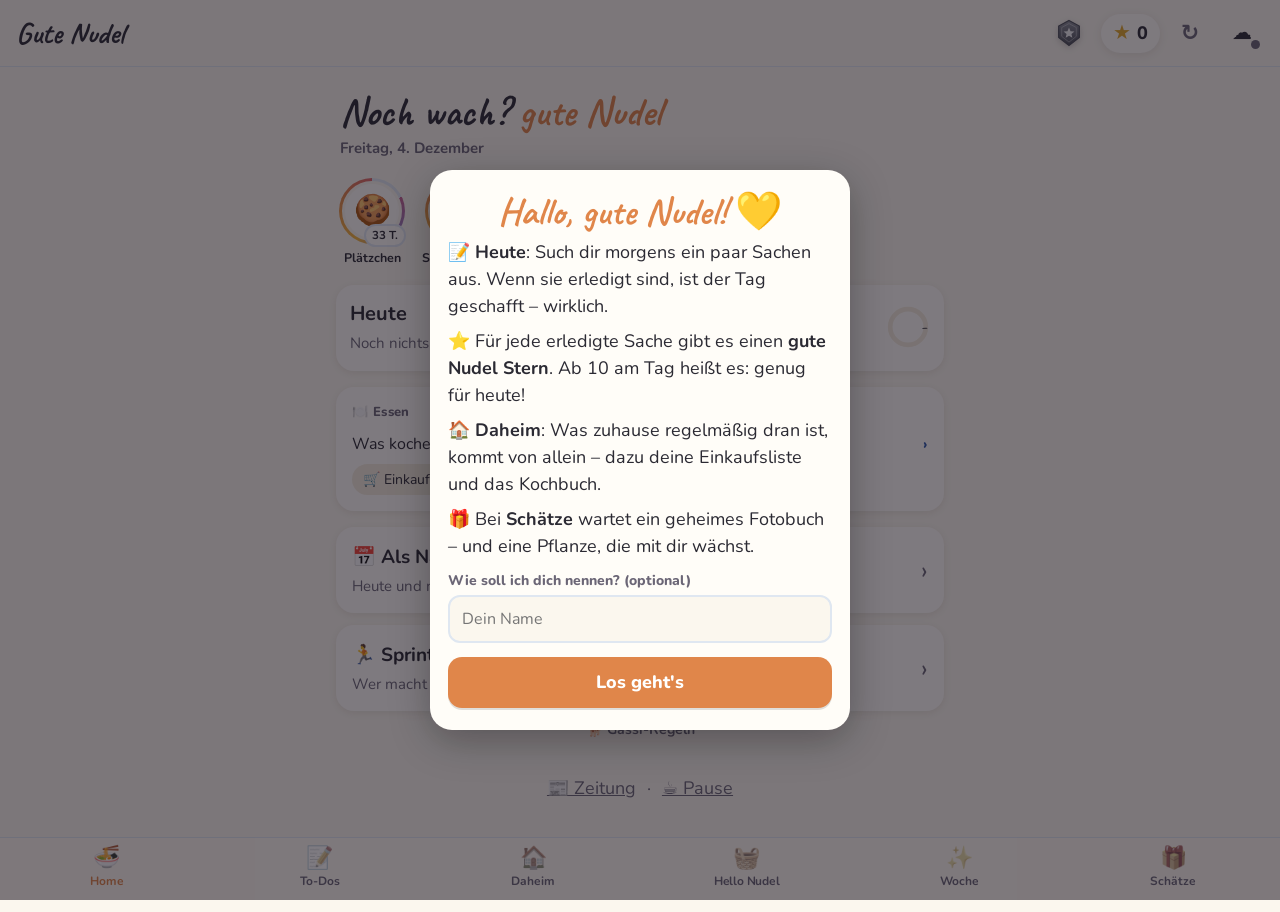
<file: index.html>
<!doctype html>
<html lang="de">
<head>
<meta charset="utf-8">
<meta name="viewport" content="width=device-width, initial-scale=1, viewport-fit=cover">
<title>Gute Nudel</title>
<!-- Android system bars: always black (user, 2026-10-26); must match manifest theme_color + background_color -->
<meta name="theme-color" content="#1f1d24">
<link rel="manifest" href="manifest.json">
<link rel="icon" href="icons/icon-192.png">
<link rel="apple-touch-icon" href="icons/icon-192.png">
<link rel="preload" href="fonts/nunito.woff2" as="font" type="font/woff2" crossorigin>
<link rel="preload" href="fonts/pixel.woff2" as="font" type="font/woff2" crossorigin>
<link rel="stylesheet" href="style.css">
</head>
<body>
<header id="top">
  <h1>Gute Nudel</h1>
  <button id="rankbtn" aria-label="Dein Rang"></button>
  <button id="stars" aria-label="Gute Nudel Sterne"><span class="s">★</span><span id="starsn">0</span></button>
  <button id="refresh" aria-label="Aktualisieren">↻</button>
  <button id="cloud" aria-label="Einstellungen und Sicherung">☁</button>
</header>
<main id="main"></main>
<nav id="tabs">
  <button data-tab="home" class="on"><span class="i">🍜</span>Home</button>
  <button data-tab="heute"><span class="i">📝</span>To-Dos</button>
  <button data-tab="ruhe"><span class="i">🏠</span>Daheim</button>
  <button data-tab="hello"><span class="i">🧺</span><span class="nl">Hello Nudel</span></button>
  <button data-tab="woche"><span class="i">✨</span>Woche</button>
  <button data-tab="schaetze"><span class="i">🎁</span>Schätze</button>
</nav>
<script type="module" src="app.js"></script>
</body>
</html>
</file>
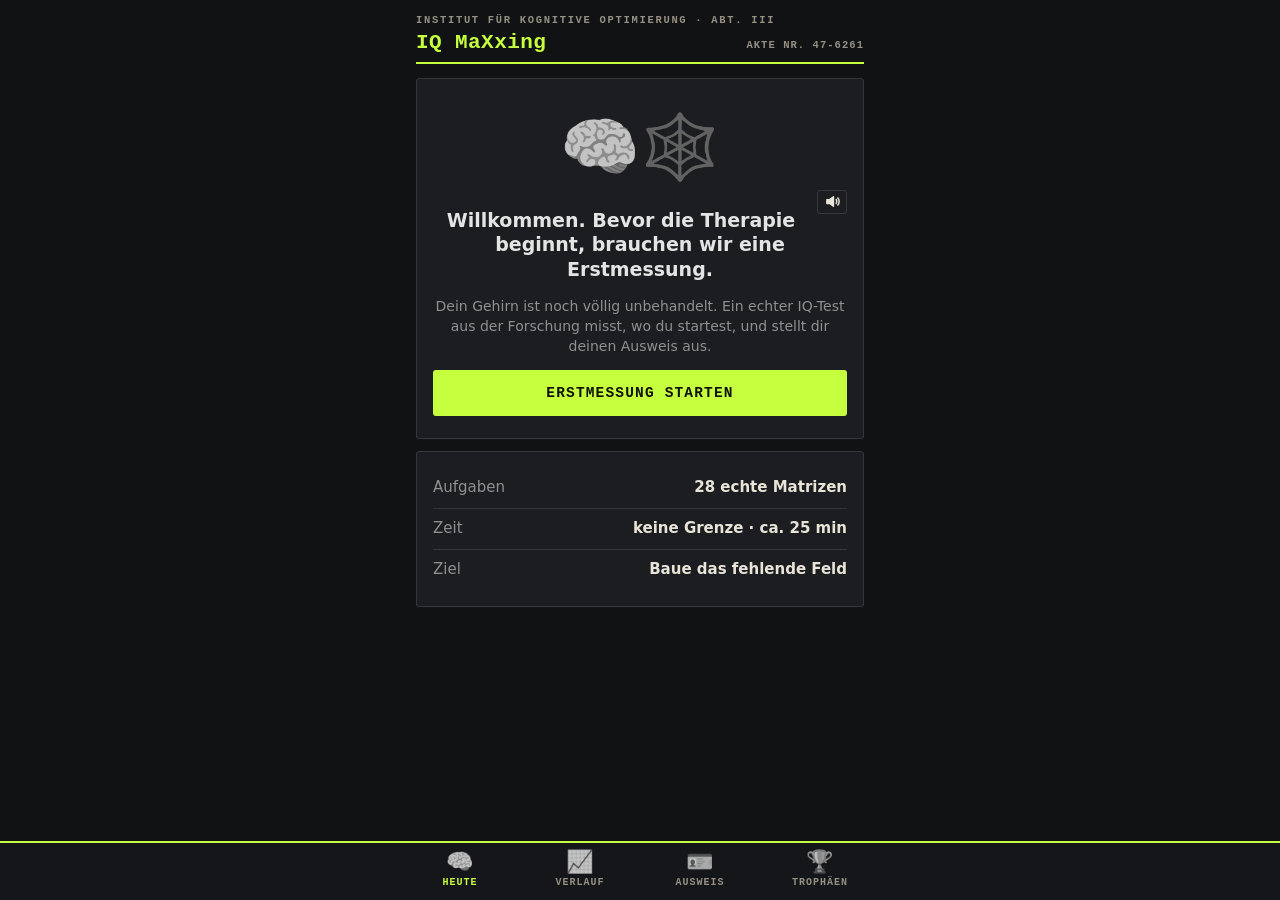
<file: iq/index.html>
<!DOCTYPE html>
<html lang="de">
<head>
<meta charset="utf-8">
<meta name="viewport" content="width=device-width,initial-scale=1,viewport-fit=cover">
<meta name="theme-color" content="#111214">
<title>IQ MaXxing</title>
<style>
:root{--bg:#0b0b0c;--card:#17171a;--line:#2a2a2f;--ink:#f2f2f2;--dim:#9a9aa3;--acc:#c6ff3d;--red:#ff4d5e;--grn:#49e07a}
*{box-sizing:border-box;-webkit-tap-highlight-color:transparent}
html,body{margin:0;background:var(--bg);color:var(--ink);font:16px/1.4 system-ui,-apple-system,"Segoe UI",Roboto,sans-serif}
body{touch-action:manipulation}
button{font:inherit;color:inherit;border:0;cursor:pointer}
#app{max-width:480px;margin:0 auto;min-height:100vh;padding:calc(env(safe-area-inset-top) + 14px) 16px calc(env(safe-area-inset-bottom) + 86px)}
h1{font-size:22px;letter-spacing:.02em;margin:0 0 14px;font-weight:900}
h1 b{color:var(--acc)}
.gnback{float:right;color:var(--dim);text-decoration:none;font-size:14px;font-weight:700;padding:4px 2px 8px 12px}
h2{font-size:15px;text-transform:uppercase;letter-spacing:.08em;color:var(--dim);margin:22px 0 10px}
.card{background:var(--card);border:1px solid var(--line);border-radius:18px;padding:16px;margin-bottom:12px}
.hero{text-align:center;padding:22px 16px}
.big{font-size:88px;font-weight:900;line-height:1;letter-spacing:-.03em;font-variant-numeric:tabular-nums}
.tier{display:inline-block;margin-top:8px;padding:4px 12px;border-radius:99px;background:var(--acc);color:#111;font-weight:800;font-size:14px}
.sub{color:var(--dim);font-size:14px}
.delta{margin-top:10px;font-weight:800;font-size:17px}
.up{color:var(--grn)}.down{color:var(--red)}
.btn{display:block;width:100%;padding:17px;border-radius:14px;background:var(--acc);color:#111;font-weight:900;font-size:18px;margin-top:12px}
.btn.ghost{background:transparent;border:1.5px solid var(--line);color:var(--ink);font-weight:700;font-size:16px}
.btn.small{padding:11px;font-size:15px}
.grid3{display:grid;grid-template-columns:1fr 1fr 1fr;gap:8px}
.metric{background:var(--card);border:1px solid var(--line);border-radius:14px;padding:12px 8px;text-align:center}
.metric .v{font-size:28px;font-weight:900;font-variant-numeric:tabular-nums}
.metric .l{font-size:12px;color:var(--dim);line-height:1.2}
.metric .l b{display:block;color:var(--ink);font-size:12.5px}
.mail{background:#1d1a10;border-color:#5c4d17}
nav{position:fixed;left:0;right:0;bottom:0;background:rgba(14,14,16,.96);backdrop-filter:blur(8px);border-top:1px solid var(--line);display:flex;justify-content:center;padding-bottom:env(safe-area-inset-bottom);z-index:5}
nav button{flex:1;max-width:120px;background:none;padding:10px 0 12px;font-size:12px;color:var(--dim);display:flex;flex-direction:column;align-items:center;gap:2px}
nav button span{font-size:22px;line-height:1}
nav button.on{color:var(--acc)}
/* test */
#test{position:fixed;inset:0;background:var(--bg);z-index:10;display:flex;flex-direction:column;align-items:center;padding:calc(env(safe-area-inset-top) + 10px) 12px calc(env(safe-area-inset-bottom) + 12px);user-select:none;-webkit-user-select:none;overflow:auto}
.thead{width:100%;max-width:460px;display:flex;justify-content:space-between;align-items:center;font-weight:800;font-size:15px}
.thead .x{background:none;color:var(--dim);font-size:22px;padding:4px 8px}
.bar{width:100%;max-width:460px;height:6px;background:var(--line);border-radius:6px;margin:8px 0 12px;overflow:hidden}
.bar i{display:block;height:100%;background:var(--acc);width:100%}
.bar i.late{background:var(--red)}
/* one cell size for grid AND answers, so shape sizes compare 1:1; fits 4 across + 5 rows tall on a phone */
#test{--cell:min(calc((100vw - 66px) / 4),calc((100vh - 200px) / 5),112px)}
@supports (height:100dvh){#test{--cell:min(calc((100vw - 66px) / 4),calc((100dvh - 200px) / 5),112px)}}
.matrix{display:grid;grid-template-columns:repeat(3,var(--cell));grid-auto-rows:var(--cell);gap:4px;background:#bdbdbd;border:4px solid #bdbdbd;border-radius:10px}
.matrix svg,.opts svg{display:block;width:100%;height:100%;background:#fff}
.matrix .q{background:#fff;display:flex;align-items:center;justify-content:center;font-size:calc(var(--cell) * .4);font-weight:900;color:#888}
.opts{display:grid;grid-template-columns:repeat(4,calc(var(--cell) + 6px));grid-auto-rows:calc(var(--cell) + 6px);gap:6px;margin-top:12px}
.opts button{padding:0;border-radius:9px;overflow:hidden;border:3px solid #444;background:#fff}
.opts button.ok{border-color:var(--grn);box-shadow:0 0 0 3px var(--grn)}
.opts button.no{border-color:var(--red);box-shadow:0 0 0 3px var(--red)}
.seq{display:flex;flex-wrap:wrap;gap:8px;justify-content:center;margin:26px 0 8px;max-width:440px}
.seq b{min-width:54px;padding:14px 10px;border-radius:12px;background:var(--card);border:1px solid var(--line);font-size:24px;text-align:center;font-variant-numeric:tabular-nums}
.seq b.q{color:var(--acc);border-color:var(--acc)}
.sopts{width:min(96vw,440px);display:grid;grid-template-columns:repeat(3,1fr);gap:10px;margin-top:20px}
.sopts button{padding:20px 0;border-radius:14px;background:var(--card);border:2px solid var(--line);font-size:24px;font-weight:800}
.sopts button.ok{border-color:var(--grn);color:var(--grn)}
.sopts button.no{border-color:var(--red);color:var(--red)}
.hint{color:var(--dim);font-size:13px;margin-top:12px;text-align:center}
.rtarget{width:min(62vw,240px);aspect-ratio:1;background:#fff;border-radius:12px;padding:14px;margin-top:6px}
.rtarget svg,.ropts svg{display:block;width:100%;height:100%}
.ropts{width:min(96vw,440px);display:grid;grid-template-columns:1fr 1fr;gap:10px;margin-top:14px}
.ropts button{aspect-ratio:1.25;background:#fff;border-radius:12px;border:3px solid #444;padding:12px}
/* in-test sizes capped by screen height so rotation / cube items fit without scrolling */
#test{--vh:1vh}@supports (height:100dvh){#test{--vh:1dvh}}
#test .rtarget.rot{width:min(46vw,180px,calc(var(--vh) * 24));padding:10px}
#test .ropts.rot button{aspect-ratio:auto;height:min(38vw,160px,calc(var(--vh) * 19));padding:6px}
#test .rtarget.net{width:min(80vw,300px,calc(var(--vh) * 33));aspect-ratio:auto;padding:8px}
#test .ropts.cube{width:min(96vw,440px,calc(var(--vh) * 46))}
#test .ropts.cube button{aspect-ratio:1;padding:6px}
#test .ropts{margin-top:10px}#test .hint{margin-top:6px}
.ropts button.ok{border-color:var(--grn);box-shadow:0 0 0 3px var(--grn)}.ropts button.no{border-color:var(--red);box-shadow:0 0 0 3px var(--red)}
.tq{width:min(96vw,440px);background:var(--card);border:1px solid var(--line);border-radius:14px;padding:16px;margin-top:10px;font-size:19px;line-height:1.5}
.tquest{width:min(96vw,440px);font-size:19px;font-weight:800;margin:16px 0 4px;text-align:center}
.topts{width:min(96vw,440px);display:grid;grid-template-columns:1fr 1fr;gap:10px;margin-top:10px}
.topts button{padding:18px 6px;border-radius:14px;background:var(--card);border:2px solid var(--line);font-size:18px;font-weight:800}
.topts.wide{grid-template-columns:1fr}.topts.wide button{font-size:16px;padding:14px 10px;font-weight:700}
.topts button.ok{border-color:var(--grn);color:var(--grn)}.topts button.no{border-color:var(--red);color:var(--red)}
/* id card */
.idwrap{perspective:800px;padding:6px 2px 14px}
.idcard{position:relative;border-radius:14px;padding:12px 14px 10px;color:#3b3220;transform:rotate(-1.6deg);box-shadow:0 10px 26px rgba(0,0,0,.6);
 background:radial-gradient(circle at 80% 30%,rgba(140,100,30,.25),transparent 30%),radial-gradient(circle at 15% 85%,rgba(120,80,20,.22),transparent 28%),radial-gradient(circle at 60% 90%,rgba(90,70,30,.15),transparent 18%),linear-gradient(160deg,#efe2b4,#d6c58a 60%,#c9b673);font-family:"Courier New",monospace}
.idcard .top{font-size:10.5px;font-weight:700;letter-spacing:.12em;display:flex;justify-content:space-between;border-bottom:1px solid rgba(60,50,30,.4);padding-bottom:5px}
.idcard .body{display:flex;gap:12px;margin-top:9px}
.idcard .photo{width:108px;flex:none;border:1px solid rgba(60,50,30,.5);background:#bdb39a}
.idcard .photo svg{display:block;width:100%}
.idcard .f{font-size:10px;text-transform:uppercase;opacity:.7;margin-top:4px}
.idcard .v{font-size:15px;font-weight:700;line-height:1.15}
.idcard .v.iq{font-size:34px}
.idcard .mrz{margin-top:9px;font-size:11px;letter-spacing:.06em;opacity:.75;word-break:break-all;border-top:1px solid rgba(60,50,30,.4);padding-top:5px}
.idcard .stamp{position:absolute;right:8px;bottom:42px;transform:rotate(-14deg);border:3px solid rgba(190,30,30,.75);color:rgba(190,30,30,.8);font-weight:900;font-size:13px;padding:2px 8px;letter-spacing:.08em;border-radius:4px;font-family:system-ui,sans-serif}
.cmp{display:flex;justify-content:space-around;text-align:center;margin-top:6px}
.cmp .v{font-size:40px;font-weight:900}
/* awards */
.aw{display:flex;gap:12px;align-items:center;padding:11px 0;border-bottom:1px solid var(--line)}
.aw:last-child{border:0}
.aw .ic{font-size:30px;width:44px;text-align:center}
.aw.off{opacity:.35}
.aw .n{font-weight:800}
.chip{display:inline-block;margin:4px 3px;padding:6px 12px;border-radius:99px;background:#26300f;color:var(--acc);font-weight:800;font-size:14px}
.row{display:flex;justify-content:space-between;padding:9px 0;border-bottom:1px solid var(--line);font-size:15px}
.row:last-child{border:0}
input,textarea{width:100%;padding:12px;border-radius:10px;border:1px solid var(--line);background:#0f0f11;color:var(--ink);font:inherit}
textarea{height:90px;font-size:12px}
.chart svg{display:block;width:100%}
.msg{font-size:19px;font-weight:800;margin-top:14px;line-height:1.3}
/* real test (OMIB): 3x3 + 20 building blocks (5 columns = 5 block types) + confirm, fits a 390x700 phone */
#test.real{--bk:min(calc((100vw - 56px) / 5),calc((100vh - 170px) / 8),64px);--cell:calc(var(--bk) * 1.3)}
@supports (height:100dvh){#test.real{--bk:min(calc((100vw - 56px) / 5),calc((100dvh - 170px) / 8),64px)}}
.matrix.omib{margin-top:8px;gap:6px}
/* blocks touch the panel edge: inset every panel so edge bars of neighbours never read as one shape */
.matrix.omib svg{padding:9%;box-sizing:border-box}
.matrix .build{background:#fff;outline:3px dashed var(--acc);outline-offset:-3px}
.matrix .build svg{background:transparent}
.blocks{display:grid;grid-template-rows:repeat(4,var(--bk));grid-auto-flow:column;grid-auto-columns:var(--bk);gap:6px;margin-top:12px}
.blocks button{padding:0;border-radius:8px;overflow:hidden;border:3px solid #444;background:#fff}
.blocks button svg{display:block;width:100%;height:100%}
.blocks button.on{border-color:var(--acc);box-shadow:0 0 0 3px var(--acc)}
#test.real .btn{max-width:440px;margin-top:12px;padding:14px}
/* grades + the evaluation chamber */
.grade{font-size:132px;font-weight:900;line-height:1;margin:10px 0 8px;letter-spacing:-.04em}
.g5{color:#c77dff}.g4{color:var(--acc)}.g3{color:#49e07a}.g2{color:#e8c547}.g1{color:#ff9a3d}.g0{color:var(--red)}
.gchip{display:inline-block;min-width:34px;padding:3px 8px;border-radius:8px;background:#222;font-weight:900;text-align:center;font-size:15px}
.doc{background:var(--card);border:1px solid var(--line);border-radius:14px;padding:14px 16px;text-align:left;margin-top:8px}
.doc .who{font-size:12px;letter-spacing:.12em;text-transform:uppercase;color:var(--dim);display:flex;justify-content:space-between;align-items:center}
.doc .who button{background:var(--acc);color:#111;border-radius:99px;width:34px;height:34px;font-size:14px;font-weight:900}
.doc .say{font-family:Georgia,serif;font-style:italic;font-size:18px;line-height:1.45;margin-top:8px}
.doc .de{color:var(--dim);font-size:14px;margin-top:6px;line-height:1.4}
.memo{margin-top:10px;text-align:left;font-family:"Courier New",monospace;background:#e9e2c9;color:#2b2615;border-radius:6px;padding:10px 12px;font-size:14px;transform:rotate(-.6deg)}
.memo b{display:block;font-size:11px;letter-spacing:.14em;text-transform:uppercase;opacity:.65;margin-bottom:3px}
/* ===== clinical theme (11-08): printed patient file of a research institute ===== */
:root{--bg:#111214;--card:#1b1d20;--line:#34373c;--ink:#e8e4d8;--dim:#959083;--acc:#c6ff3d;--accInk:#101208;--red:#e0574b;--grn:#6fbf7f;--nav:rgba(22,23,26,.97);--gA:#6fbf7f;--gB:#86aee0;--gC:#d1a83a;--gD:#e0574b;--mono:ui-monospace,"Cascadia Mono","SF Mono",Menlo,Consolas,"Courier New",monospace;color-scheme:dark}
:root[data-theme="light"]{--bg:#e7e2d3;--card:#faf7ee;--line:#bcb39d;--ink:#1d1c19;--dim:#6c6555;--acc:#4f7d00;--accInk:#fbfbf2;--red:#a3261d;--grn:#2f6b3a;--nav:rgba(243,239,227,.97);--gA:#2f6b3a;--gB:#24466e;--gC:#8a6a12;--gD:#a3261d;color-scheme:light}
html,body{background:var(--bg);color:var(--ink);font:15px/1.45 system-ui,-apple-system,"Segoe UI",Roboto,sans-serif}
.mast{border-bottom:2px solid var(--ink);padding-bottom:8px;margin-bottom:14px}
.mast .inst{font:700 10.5px/1.3 var(--mono);letter-spacing:.16em;color:var(--dim)}
.mast .title{display:flex;justify-content:space-between;align-items:baseline;gap:8px;margin-top:3px}
.mast .title b{font:800 21px/1.1 var(--mono);letter-spacing:.02em}
.mast .title span{font:600 10.5px var(--mono);letter-spacing:.1em;color:var(--dim);white-space:nowrap}
h2{font:700 11.5px var(--mono);letter-spacing:.16em;color:var(--dim);border-bottom:1px solid var(--line);padding-bottom:5px;margin:22px 0 10px}
.card{background:var(--card);border:1px solid var(--line);border-radius:3px;box-shadow:0 1px 0 rgba(60,50,30,.08)}
.card>.sub:first-child,.metric .l b,.doc .who{font:700 11px var(--mono);letter-spacing:.14em;text-transform:uppercase;color:var(--dim)}
.hero>div:first-child{filter:grayscale(1)}
.big{font-family:var(--mono);font-weight:800;letter-spacing:-.04em;color:var(--ink)}
.tier{background:transparent;color:var(--ink);border:2px solid var(--ink);border-radius:2px;font:800 12px var(--mono);letter-spacing:.12em;text-transform:uppercase;padding:3px 10px}
.btn{background:var(--ink);color:var(--card);border-radius:3px;font:700 14.5px var(--mono);letter-spacing:.08em;text-transform:uppercase;padding:15px}
.btn.ghost{background:transparent;color:var(--ink);border:1.5px solid var(--ink);font:700 13.5px var(--mono);letter-spacing:.06em}
.metric{background:var(--card);border-radius:3px}.metric .v{font-family:var(--mono)}.metric .l{color:var(--dim)}
.metric .l b{font-size:10px;letter-spacing:.1em;color:var(--ink)}
nav{background:var(--nav);border-top:2px solid var(--ink)}
nav button{font:700 10px var(--mono);letter-spacing:.1em;text-transform:uppercase;color:var(--dim)}
nav button span{filter:grayscale(1);opacity:.75}nav button.on{color:var(--ink)}nav button.on span{opacity:1}
#test{background:var(--bg)}
.thead{font:700 12.5px var(--mono);letter-spacing:.1em;text-transform:uppercase}
.thead .x{color:var(--ink)}
.bar{background:var(--line);border-radius:0;height:4px}
.matrix{background:#8d8676;border-color:#8d8676;border-radius:2px}
.opts button,.blocks button,.ropts button{border-color:#5d574b;border-radius:3px}
.seq b,.sopts button,.topts button,.tq{border-radius:3px;font-family:var(--mono)}
.tq{font-family:inherit}
.chip{background:transparent;color:var(--ink);border:1.5px solid var(--ink);border-radius:2px;font:700 12.5px var(--mono);letter-spacing:.04em}
.gchip{background:transparent;border:1.5px solid currentColor;border-radius:2px;font-family:var(--mono)}
.g5,.g4{color:var(--gA)}.g3{color:var(--gB)}.g2{color:var(--gC)}.g1,.g0{color:var(--gD)}
.grade{display:inline-block;font:900 104px/1 var(--mono);border:6px solid currentColor;border-radius:8px;padding:6px 22px 2px;margin:14px 0 14px;transform:rotate(-4deg);opacity:.9}
:root[data-theme="light"] .grade{mix-blend-mode:multiply}
.doc{background:var(--card);border-radius:3px;border-left:3px solid var(--ink)}
.doc .who button{background:var(--ink);color:var(--card);border-radius:2px}
.doc .say{color:var(--ink)}
.msg{font-weight:700}
.cmp .v{font-family:var(--mono)}
.row{border-bottom-color:var(--line);gap:14px}.row>span:first-child{color:var(--dim);flex:none;filter:grayscale(1)}.row b{text-align:right}
input,textarea{background:var(--bg);color:var(--ink);border-color:var(--line);border-radius:3px}
.aw .ic{filter:grayscale(1)}.aw .n{font-family:var(--mono);letter-spacing:.02em}
.idwrap .idcard{box-shadow:0 6px 16px rgba(60,50,30,.35)}
.btn,.tier,.chip,.sub,.thead,.msg{filter:grayscale(1)}
/* accent: toxic green highlights */
.btn{background:var(--acc);color:var(--accInk)}.btn.ghost{background:transparent;color:var(--ink);border-color:var(--ink)}
.btn:not(.ghost),.tier,.chip{filter:none}
.tier{color:var(--acc);border-color:var(--acc)}.chip{color:var(--acc);border-color:var(--acc)}
.mast{border-bottom-color:var(--acc)}.mast .title b{color:var(--acc)}
nav{border-top-color:var(--acc)}nav button.on{color:var(--acc)}
.spk{color:var(--acc);border-color:var(--acc)}
.doc{border-left-color:var(--acc)}.doc .who button{background:var(--acc);color:var(--accInk)}#toast{border-left-color:var(--acc)}
.fp .ring circle{stroke:var(--acc)}.fp .scan{background:var(--acc);box-shadow:0 0 14px var(--acc)}.fp.ok{color:var(--acc);border-color:var(--acc)}
.bar i{background:var(--acc)}h2{border-bottom-color:var(--line)}
.chart svg{color:var(--ink)}
.spk{float:right;background:none;border:1px solid var(--line);border-radius:3px;width:30px;height:24px;margin:-4px 0 0 8px;padding:0;color:var(--ink);display:inline-flex;align-items:center;justify-content:center;filter:none}
.spk svg{width:15px;height:15px}h2 .spk{margin-top:-6px}
#toast{position:fixed;left:50%;bottom:calc(env(safe-area-inset-bottom) + 78px);transform:translateX(-50%);width:min(92vw,440px);background:var(--card);border:1px solid var(--line);border-left:3px solid var(--ink);border-radius:3px;padding:10px 12px;z-index:30;pointer-events:none;box-shadow:0 8px 24px rgba(0,0,0,.35);transition:opacity .3s}
#toast .who{font:700 10.5px var(--mono);letter-spacing:.14em;text-transform:uppercase;color:var(--dim)}#toast .en{font:italic 15px/1.4 Georgia,serif;margin-top:4px}#toast .de{color:var(--dim);font-size:13px;margin-top:3px} /* emojis in ink, like the rest of the file */

/* consent fingerprint */
.consent{width:100%;max-width:440px;display:flex;flex-direction:column;align-items:center}
.cform{width:100%;margin-top:10px}.cform p{font-size:14px;line-height:1.5;margin:10px 0 0}
.fp{--p:0;position:relative;width:min(58vw,220px);aspect-ratio:1;border-radius:50%;border:2px solid var(--line);margin-top:18px;display:flex;align-items:center;justify-content:center;color:var(--dim);overflow:hidden;touch-action:none;user-select:none;-webkit-user-select:none;-webkit-touch-callout:none;cursor:pointer;background:var(--card)}
.fp>svg:first-child{width:64%;height:64%;pointer-events:none;transition:color .2s}
.fp.on{color:var(--ink);border-color:var(--ink)}.fp.ok{color:var(--grn);border-color:var(--grn)}
.fp .ring{position:absolute;inset:0;width:100%;height:100%;transform:rotate(-90deg);pointer-events:none}
.fp .ring circle{fill:none;stroke:var(--grn);stroke-width:4;stroke-dasharray:301.6;stroke-dashoffset:calc(301.6 * (1 - var(--p)))}
.fp .scan{position:absolute;left:10%;right:10%;height:2px;background:var(--grn);box-shadow:0 0 12px var(--grn);top:50%;opacity:0;pointer-events:none}
.fp.on .scan{opacity:1;animation:fpscan .9s ease-in-out infinite alternate}
@keyframes fpscan{from{top:14%}to{top:86%}}
.fpmsg{font:700 12px var(--mono);letter-spacing:.12em;text-transform:uppercase;color:var(--dim);margin-top:14px;text-align:center}
/* Tonbandprotokoll */
.tl{padding:10px 0;border-bottom:1px solid var(--line)}.tl:last-child{border:0}
.tl .who{font:700 10px var(--mono);letter-spacing:.12em;text-transform:uppercase;color:var(--dim)}
.tl .en{font:italic 15px/1.4 Georgia,serif;margin-top:3px}.tl .de{color:var(--dim);font-size:13px;margin-top:2px}
.tl .redact{font-family:var(--mono);color:var(--line);margin-top:4px;overflow:hidden;white-space:nowrap}
/* printable file */
#printdoc{display:none}
@media print{
  @page{size:A4;margin:16mm}
  html,body{background:#fff!important;color:#000!important}
  body.printing>*:not(#printdoc){display:none!important}
  body.printing #printdoc{display:block;position:relative;font:10.5pt/1.45 Georgia,serif;color:#000}
  #printdoc .pd-head{display:flex;justify-content:space-between;font:700 8pt monospace;letter-spacing:.14em;border-bottom:2px solid #000;padding-bottom:4pt}
  #printdoc h1{font:800 17pt monospace;margin:10pt 0 4pt}
  #printdoc h2{font:700 8.5pt monospace;letter-spacing:.16em;text-transform:uppercase;border-bottom:1px solid #999;padding-bottom:2pt;margin:14pt 0 6pt;color:#000}
  #printdoc table{width:100%;border-collapse:collapse;font-size:9.5pt}
  #printdoc .kv td{padding:2pt 0}#printdoc .kv td:first-child{width:32%;color:#444}
  #printdoc .grid th{font:700 7.5pt monospace;letter-spacing:.08em;text-transform:uppercase;text-align:left;border-bottom:1px solid #000;padding:3pt 4pt}
  #printdoc .grid td{border-bottom:1px solid #ccc;padding:3pt 4pt}
  #printdoc .pd-stamp{position:absolute;right:6mm;top:18mm;transform:rotate(-12deg);border:3px solid #a3261d;color:#a3261d;font:900 14pt monospace;letter-spacing:.12em;padding:2pt 8pt;border-radius:3pt}
  #printdoc .pd-letter{border-left:2px solid #999;padding:2pt 0 2pt 8pt;margin:0 0 10pt;break-inside:avoid}#printdoc .pd-letter p{margin:3pt 0}
  #printdoc .pd-sign{margin-top:28pt;font:9pt monospace;letter-spacing:.06em}#printdoc .pd-sign .line{width:60mm;border-bottom:1px solid #000;margin-bottom:3pt;height:18pt}
}
.letter{background:#efe9d6;color:#22201a;border-radius:4px;padding:18px 18px 16px;margin-top:10px;text-align:left;font:14.5px/1.55 var(--mono, "Courier New", monospace);box-shadow:0 6px 24px rgba(0,0,0,.35);transform:rotate(-.4deg)}
.letter .lh{display:flex;justify-content:space-between;gap:8px;font-size:9.5px;letter-spacing:.14em;border-bottom:2px solid #22201a;padding-bottom:5px;margin-bottom:10px}
.letter .re{font-size:11px;letter-spacing:.06em;opacity:.7;margin-bottom:12px}.letter p{margin:0 0 10px}
.letter .sig{font:italic 30px/1 Georgia,serif;margin:4px 0 2px;transform:rotate(-3deg);transform-origin:left}.letter .sub2{font-size:11px;opacity:.7}
.letter .ps{margin:14px 0 0;font-size:13px;opacity:.85}
/* Mensa-Bootcamp */
.study{width:min(96vw,440px);background:var(--card);border:1px solid var(--line);border-radius:14px;padding:16px;margin-top:10px;font-size:17px;line-height:1.5}
.study h3{margin:0 0 12px;font-size:15px;letter-spacing:.08em;text-transform:uppercase;color:var(--acc)}.study p{margin:0 0 8px}
.mlist{display:grid;grid-template-columns:1fr 1fr;gap:8px}.mlist b{background:var(--bg);border:1px solid var(--line);border-radius:8px;padding:10px;text-align:center;font-size:18px}
.mpairs div{padding:8px 0;border-bottom:1px solid var(--line);font-size:18px}.mpairs div:last-child{border:0}
.bc{width:100%;display:flex;align-items:center;gap:12px;text-align:left;background:var(--card);border:1px solid var(--line);border-radius:14px;padding:12px 14px;margin-bottom:8px;color:var(--ink)}
.bc>span:first-child{font-size:26px}.bc>span:nth-child(2){flex:1;min-width:0}.bc b{display:block;font-size:17px}.bc small{display:block;color:var(--dim);font-size:13px;margin-top:2px}
#test button.picked{border-color:var(--acc);box-shadow:0 0 0 2px var(--acc)}
.aw:not(.off){border-left:3px solid var(--acc);padding-left:10px}.aw:not(.off) .n{color:var(--acc)}.aw:not(.off) .ic{filter:none}
.aw:not(.off) .n::after{content:"ERREICHT";margin-left:8px;font:700 9.5px var(--mono);letter-spacing:.14em;border:1.5px solid var(--acc);border-radius:2px;padding:1px 5px;vertical-align:2px}
#unlock{position:fixed;left:50%;top:calc(env(safe-area-inset-top) + 12px);transform:translateX(-50%);z-index:31;pointer-events:none;display:flex;gap:10px;align-items:center;background:var(--card);border:1.5px solid var(--acc);border-radius:3px;padding:7px 12px;font:700 11px var(--mono);letter-spacing:.12em;text-transform:uppercase;color:var(--acc);box-shadow:0 6px 18px rgba(0,0,0,.35);white-space:nowrap}
#unlock span{color:var(--ink);letter-spacing:.06em}
#unlock.go{animation:unl 2.6s ease forwards}
@keyframes unl{0%{opacity:0;transform:translate(-50%,-8px)}10%,82%{opacity:1;transform:translate(-50%,0)}100%{opacity:0;transform:translate(-50%,-4px)}}
</style>
</head>
<body>
<div id="app"></div>
<nav id="nav"></nav>

<script id="gen">
/* ---------- puzzle generators (pure; tested in node) ---------- */
const R = n => Math.floor(Math.random() * n);
const pick = a => a[R(a.length)];
const shuffle = a => { for (let i = a.length - 1; i > 0; i--) { const j = R(i + 1); [a[i], a[j]] = [a[j], a[i]]; } return a; };
const RANGE = { type: [0, 4], num: [1, 6], size: [0, 2], color: [0, 2], itype: [0, 4], isize: [0, 2], icolor: [0, 2] };
const NEST_ATTRS = ['type', 'itype', 'isize', 'icolor'];
const ATTRS = ['type', 'num', 'size', 'color'];
const NLINES = 6;
const bits = m => { let c = 0; for (let i = 0; i < NLINES; i++) if (m >> i & 1) c++; return c; };
const rndMask = (lo, hi) => { let m; do { m = R(1 << NLINES); } while (bits(m) < lo || bits(m) > hi); return m; };

function attrGrid(a, kind) {
  const [lo, hi] = RANGE[a], g = [];
  if (kind === 'const') {
    const v = a === 'num' ? 1 + R(4) : lo + R(hi - lo + 1);
    for (let r = 0; r < 3; r++) g.push([v, v, v]);
  } else if (kind === 'prog') {
    const d = pick([1, -1]);
    for (let r = 0; r < 3; r++) {
      const s = d > 0 ? lo + R(hi - lo - 1) : lo + 2 + R(hi - lo - 1);
      g.push([s, s + d, s + 2 * d]);
    }
  } else if (kind === 'dist3') {
    const vals = shuffle(Array.from({ length: hi - lo + 1 }, (_, i) => lo + i)).slice(0, 3);
    const sh = pick([1, 2]);
    for (let r = 0; r < 3; r++) g.push([0, 1, 2].map(c => vals[(c + r * sh) % 3]));
  } else if (kind === 'arith') { // num only: col3 = col1 + col2 or col1 - col2
    const add = Math.random() < .5;
    for (let r = 0; r < 3; r++) {
      if (add) { const x = 1 + R(4), y = 1 + R(5 - x); g.push([x, y, x + y]); }
      else { const x = 3 + R(4), y = 1 + R(x - 2); g.push([x, y, x - y]); }
    }
  }
  return g;
}

function linesGrid(kind) {
  const g = [];
  for (let r = 0; r < 3; r++) {
    if (kind === 'none') { g.push([0, 0, 0]); continue; }
    if (kind === 'const') { const m = r === 0 ? rndMask(1, 2) : g[0][0]; g.push([m, m, m]); continue; }
    let a, b, c;
    for (;;) {
      a = rndMask(1, 3); b = rndMask(1, 3);
      if (a === b) continue;
      if (kind === 'or') { c = a | b; if (c === a || c === b) continue; }
      if (kind === 'xor') { c = a ^ b; if (!c) continue; }
      if (kind === 'sub') { c = a & ~b; if (!(a & b) || !c) continue; }
      break;
    }
    g.push([a, b, c]);
  }
  return g;
}

const LEVEL_VAR = [0, 1, 1, 2, 2, 3, 3, 3, 4];
const MAX_LEVEL = 8;
// "shape inside a shape": white outer shape (form follows a rule) holding an inner shape with its own form / size / fill rules
function genNested(L) {
  const varying = shuffle(NEST_ATTRS.slice()).slice(0, Math.max(2, LEVEL_VAR[L]));
  const rules = {}, G = {};
  for (const a of NEST_ATTRS) { rules[a] = varying.includes(a) ? pick(['prog', 'dist3']) : 'const'; G[a] = attrGrid(a, rules[a]); }
  rules.lines = 'none';
  const panels = [0, 1, 2].map(r => [0, 1, 2].map(c => { const p = { nest: 1, num: 1, size: 2, color: 0, lines: 0 }; for (const a of NEST_ATTRS) p[a] = G[a][r][c]; return p; }));
  const answer = panels[2][2];
  const touch = shuffle(varying.slice()).concat(shuffle(NEST_ATTRS.filter(a => !varying.includes(a)))).slice(0, 3);
  const alts = touch.map(a => altValue(a, answer[a]));
  const options = [];
  for (let m = 0; m < 8; m++) { const o = { ...answer }; touch.forEach((a, i) => { if (m >> i & 1) o[a] = alts[i]; }); options.push({ p: o, ok: m === 0 }); }
  shuffle(options);
  return { kind: 'matrix', nest: true, level: L, rules, panels, options: options.map(o => o.p), answer: options.findIndex(o => o.ok) };
}
function genMatrix(L) {
  if (L >= 5 && Math.random() < .4) return genNested(L);
  const pool = shuffle(L === 1 ? ['type', 'size', 'color'] : ['type', 'num', 'size', 'color']);
  const varying = pool.slice(0, LEVEL_VAR[L]);
  const rules = {};
  for (const a of ATTRS) {
    if (!varying.includes(a)) { rules[a] = 'const'; continue; }
    const kinds = L === 1 ? ['prog'] : ['prog', 'dist3'];
    if (a === 'num' && L >= 4) kinds.push('arith');
    rules[a] = pick(kinds);
  }
  rules.lines = L <= 3 ? 'none' : L === 4 ? pick(['none', 'or', 'xor']) : L === 5 ? pick(['none', 'const', 'or', 'xor', 'sub']) : L === 8 ? pick(['const', 'or', 'xor', 'sub']) : pick(['or', 'xor', 'sub']);
  const G = {};
  for (const a of ATTRS) G[a] = attrGrid(a, rules[a]);
  G.lines = linesGrid(rules.lines);
  const panels = [0, 1, 2].map(r => [0, 1, 2].map(c => {
    const p = {}; for (const a of [...ATTRS, 'lines']) p[a] = G[a][r][c]; return p;
  }));
  const answer = panels[2][2];
  // I-RAVEN style answer set: 3 attributes x (right|wrong) = 8 options,
  // every value of each touched attribute appears in exactly 4 of 8 -> no "majority" trick.
  const moving = varying.concat(rules.lines !== 'none' ? ['lines'] : []);
  const still = [...ATTRS, 'lines'].filter(a => !moving.includes(a));
  const touch = shuffle(moving).concat(shuffle(still)).slice(0, 3);
  const alts = touch.map(a => altValue(a, answer[a]));
  const options = [];
  for (let m = 0; m < 8; m++) {
    const o = { ...answer };
    touch.forEach((a, i) => { if (m >> i & 1) o[a] = alts[i]; });
    options.push({ p: o, ok: m === 0 });
  }
  shuffle(options);
  return { kind: 'matrix', level: L, rules, panels, options: options.map(o => o.p), answer: options.findIndex(o => o.ok) };
}

function altValue(a, v) {
  if (a === 'lines') return v ^ (1 << R(NLINES));
  const [lo, hi] = RANGE[a];
  const near = [v - 1, v + 1].filter(x => x >= lo && x <= hi);
  if ((a === 'type' || a === 'num' || a === 'itype') && Math.random() < .7) return pick(near);
  let x; do { x = lo + R(hi - lo + 1); } while (x === v);
  return x;
}

/* number / letter series (the Audit's "untrained format") */
function genSeries() {
  const kinds = ['arith', 'geo', 'inter', 'grow', 'fib', 'sq', 'alt', 'letters'];
  const k = pick(kinds);
  let s = [], ans, near = [];
  if (k === 'arith') { const a = 2 + R(30), d = pick([3, 4, 6, 7, 8, 9, 11, 12, -3, -4, -7]); const a0 = d < 0 ? a + 60 : a; for (let i = 0; i < 6; i++) s.push(a0 + i * d); near = [d]; }
  else if (k === 'geo') { const a = 1 + R(4), f = pick([2, 3]); for (let i = 0; i < 6; i++) s.push(a * f ** i); near = [a * f ** 4]; }
  else if (k === 'inter') { const a = 1 + R(9), b = 20 + R(20), d1 = 2 + R(4), d2 = -(1 + R(3)); for (let i = 0; i < 7; i++) s.push(i % 2 ? b + (i >> 1) * d2 : a + (i >> 1) * d1); near = [d1, d2]; }
  else if (k === 'grow') { let x = 1 + R(10), d = 1 + R(3), inc = 1 + R(2); for (let i = 0; i < 6; i++) { s.push(x); x += d; d += inc; } near = [inc, d]; }
  else if (k === 'fib') { let a = 1 + R(4), b = a + R(4); for (let i = 0; i < 7; i++) { s.push(a); [a, b] = [b, a + b]; } near = [s[5]]; }
  else if (k === 'sq') { const st = 1 + R(5), c = R(5) - 1; for (let i = 0; i < 6; i++) s.push((st + i) ** 2 + c); near = [2, st + 5]; }
  else if (k === 'alt') { let x = 1 + R(6); const p = 2 + R(5); for (let i = 0; i < 7; i++) { s.push(x); x = i % 2 ? x * 2 : x + p; } near = [p, s[5]]; }
  else if (k === 'letters') {
    const st = R(6), d = 2 + R(3);
    for (let i = 0; i < 6; i++) s.push(String.fromCharCode(65 + st + i * d));
    ans = s.pop();
    const c = ans.charCodeAt(0), opts = new Set([ans]);
    for (const o of [c - 1, c + 1, c - d, c + d, c + 2, c - 2]) if (o >= 65 && o <= 90 && opts.size < 6) opts.add(String.fromCharCode(o));
    while (opts.size < 6) opts.add(String.fromCharCode(65 + R(26)));
    const options = shuffle([...opts]);
    return { kind: 'series', shown: s, options, answer: options.indexOf(ans) };
  }
  ans = s.pop();
  const opts = new Set([ans]);
  const cands = [ans + 1, ans - 1, ans + 2, ans - 2, ...near.flatMap(n => [ans + n, ans - n]), ans + 10, ans - 10, Math.round(ans * 1.5)];
  for (const c of shuffle(cands)) if (opts.size < 6 && c !== ans && c >= 0) opts.add(c);
  while (opts.size < 6) opts.add(ans + 3 + R(20));
  const options = shuffle([...opts]);
  return { kind: 'series', shown: s, options, answer: options.indexOf(ans) };
}

const SET_LEVELS = [1, 2, 2, 3, 3, 4, 4, 5, 5, 6];
const ITEM_SEC = 40;
// Score -> IQ. 10/10 at a relaxed pace lands around 135-140.
function iqFrom(res) {
  let k = 0, bonus = 0;
  for (const r of res) if (r.ok) { k++; bonus += Math.max(0, (ITEM_SEC - r.t) / ITEM_SEC) * 0.7; }
  return Math.round(68 + 6.6 * k + bonus);
}
/* ---------- reasoning track: mental rotation, ordering, syllogisms ---------- */
const norm = cs => { const mx = Math.min(...cs.map(c => c[0])), my = Math.min(...cs.map(c => c[1])); return cs.map(([x, y]) => [x - mx, y - my]).sort((a, b) => a[0] - b[0] || a[1] - b[1]); };
const keyOf = cs => norm(cs).map(c => c.join(',')).join(';');
const rot90 = cs => cs.map(([x, y]) => [y, -x]);
const mirror = cs => cs.map(([x, y]) => [-x, y]);
const rotN = (cs, n) => { let s = cs; for (let i = 0; i < n; i++) s = rot90(s); return norm(s); };
const rotKeys = cs => [0, 1, 2, 3].map(n => keyOf(rotN(cs, n)));
const NB = [[1, 0], [-1, 0], [0, 1], [0, -1]];
function connected(cs) {
  const set = new Set(cs.map(c => c.join(','))), seen = new Set([cs[0].join(',')]), st = [cs[0]];
  while (st.length) { const [x, y] = st.pop(); for (const [dx, dy] of NB) { const k = (x + dx) + ',' + (y + dy); if (set.has(k) && !seen.has(k)) { seen.add(k); st.push([x + dx, y + dy]); } } }
  return seen.size === cs.length;
}
function goodPoly(cs) { // 4 distinct rotations, and no rotation equals the mirror image
  const rk = rotKeys(cs); if (new Set(rk).size !== 4) return false;
  const mk = rotKeys(mirror(cs)); return !mk.some(k => rk.includes(k));
}
function growPoly(n) {
  for (;;) {
    const cs = [[0, 0]], has = new Set(['0,0']);
    while (cs.length < n) { const [x, y] = pick(cs), [dx, dy] = pick(NB), k = (x + dx) + ',' + (y + dy); if (!has.has(k)) { has.add(k); cs.push([x + dx, y + dy]); } }
    if (goodPoly(cs)) return norm(cs);
  }
}
function genRotation(lvl) {
  const n = 6 + lvl, orig = growPoly(n), family = new Set([...rotKeys(orig), ...rotKeys(mirror(orig))]);
  let vari;
  for (let tries = 0; tries < 500 && !vari; tries++) { // move one cell -> a near-identical, different shape
    const i = R(n), rest = orig.filter((_, j) => j !== i);
    if (!connected(rest)) continue;
    const has = new Set(rest.map(c => c.join(',')));
    const free = []; for (const [x, y] of rest) for (const [dx, dy] of NB) { const k = (x + dx) + ',' + (y + dy); if (!has.has(k) && k !== orig[i].join(',')) free.push([x + dx, y + dy]); }
    const cand = norm([...rest, pick(free)]);
    if (goodPoly(cand) && !family.has(keyOf(cand))) vari = cand;
  }
  if (!vari) return genRotation(lvl);
  // options come in two mirror pairs (orig/mirror, variant/mirror) -> no odd-one-out shortcut
  const opts = shuffle([{ c: rotN(orig, 1 + R(3)), ok: true }, { c: rotN(mirror(orig), R(4)) }, { c: rotN(vari, R(4)) }, { c: rotN(mirror(vari), R(4)) }]);
  return { kind: 'rot', target: orig, options: opts.map(o => o.c), answer: opts.findIndex(o => o.ok) };
}

const NAMES = ['Anna', 'Ben', 'Clara', 'David', 'Emil', 'Frida', 'Greta', 'Hugo', 'Ida', 'Jonas', 'Lena', 'Moritz', 'Nele', 'Oskar'];
const RELS = [['größer', 'kleiner', 'am größten', 'am kleinsten', 'am zweitgrößten', 'am zweitkleinsten'], ['schneller', 'langsamer', 'am schnellsten', 'am langsamsten', 'am zweitschnellsten', 'am zweitlangsamsten'], ['älter', 'jünger', 'am ältesten', 'am jüngsten', 'am zweitältesten', 'am zweitjüngsten']];
function genOrder(n) {
  const order = shuffle(NAMES.slice()).slice(0, n), rel = pick(RELS);
  const say = (i, j) => Math.random() < .5 ? `${order[i]} ist ${rel[0]} als ${order[j]}.` : `${order[j]} ist ${rel[1]} als ${order[i]}.`;
  const st = order.slice(0, -1).map((_, i) => say(i, i + 1));
  if (n >= 5) { const i = R(n - 2); st.push(say(i, i + 2 + R(n - i - 2))); } // one true but redundant statement
  const qs = [[2, 0], [3, n - 1], [4, 1], [5, n - 2]];
  const [qi, pos] = pick(qs);
  const options = shuffle([order[pos], ...shuffle(order.filter((_, i) => i !== pos)).slice(0, 3)]);
  return { kind: 'text', lines: shuffle(st), q: `Wer ist ${rel[qi]}?`, options, answer: options.indexOf(order[pos]) };
}

const WORDS = ['Blorks', 'Zimpel', 'Quaxe', 'Flunen', 'Dromps', 'Wibbel', 'Schnarps', 'Globen'];
// Syllogisms checked by brute force over all Venn models (regions of A/B/C, every term non-empty):
// a conclusion "follows" iff it is true in every model where both premises are true.
const SA = 1, SB = 2, SC = 4;
const MODELS = []; for (let m = 1; m < 128; m++) { const has = t => { for (let r = 1; r < 8; r++) if (m >> (r - 1) & 1 && r & t) return true; return false; }; if (has(SA) && has(SB) && has(SC)) MODELS.push(m); }
function holds(m, [f, x, y]) {
  let ex = pr => { for (let r = 1; r < 8; r++) if (m >> (r - 1) & 1 && pr(r)) return true; return false; };
  if (f === 'all') return !ex(r => r & x && !(r & y));
  if (f === 'no') return !ex(r => r & x && r & y);
  if (f === 'some') return ex(r => r & x && r & y);
  return ex(r => r & x && !(r & y)); // somenot
}
const sayS = ([f, x, y], w) => ({ all: `Alle ${w[x]} sind ${w[y]}`, no: `Keine ${w[x]} sind ${w[y]}`, some: `Einige ${w[x]} sind ${w[y]}`, somenot: `Einige ${w[x]} sind keine ${w[y]}` })[f];
const FORMS = ['all', 'no', 'some', 'somenot'];
function genSyll() {
  for (;;) {
    const p1 = Math.random() < .5 ? [pick(FORMS), SA, SB] : [pick(FORMS), SB, SA];
    const p2 = Math.random() < .5 ? [pick(FORMS), SB, SC] : [pick(FORMS), SC, SB];
    const ms = MODELS.filter(m => holds(m, p1) && holds(m, p2));
    if (!ms.length) continue;
    const cands = [['all', SA, SC], ['all', SC, SA], ['somenot', SA, SC], ['somenot', SC, SA], ['no', SA, SC], ['some', SA, SC]];
    const fol = cands.filter(c => ms.every(m => holds(m, c))), not = cands.filter(c => !fol.includes(c));
    if (!fol.length || not.length < 3) continue;
    const w = shuffle(WORDS.slice()), names = { [SA]: w[0], [SB]: w[1], [SC]: w[2] };
    const ok = pick(fol), opts = shuffle([ok, ...shuffle(not).slice(0, 3)]);
    return { kind: 'text', wide: true, lines: [sayS(p1, names) + '.', sayS(p2, names) + '.'], q: 'Was folgt daraus zwingend?', options: opts.map(c => sayS(c, names)), answer: opts.indexOf(ok), _p: [p1, p2], _c: opts };
  }
}
/* ---------- cube nets: "which cube folds from this net?" ---------- */
// The paper lies on top of the cube, printed side up (= outside). Rolling the cube under the paper:
// the face that touches the paper (up) gets that cell's symbol. Screen right = east, screen up = north.
const ROLL = {
  E: o => ({ ...o, up: o.east, east: o.down, down: o.west, west: o.up }),
  W: o => ({ ...o, up: o.west, west: o.down, down: o.east, east: o.up }),
  N: o => ({ ...o, up: o.north, north: o.down, down: o.south, south: o.up }),
  S: o => ({ ...o, up: o.south, south: o.down, down: o.north, north: o.up })
};
const YAW = o => ({ ...o, north: o.west, east: o.north, south: o.east, west: o.south });
const O0 = { up: 0, down: 1, north: 2, south: 3, east: 4, west: 5 };
const ALL_ORIENT = (() => { const seen = new Map(), q = [O0]; while (q.length) { const o = q.pop(), k = JSON.stringify(o); if (seen.has(k)) continue; seen.set(k, o); q.push(ROLL.E(o), ROLL.N(o), YAW(o)); } return [...seen.values()]; })();
const NETS = [[[1, 0], [0, 1], [1, 1], [2, 1], [1, 2], [1, 3]], [[0, 0], [0, 1], [1, 1], [2, 1], [3, 1], [3, 2]], [[1, 0], [0, 1], [1, 1], [2, 1], [3, 1], [2, 2]],
  [[0, 0], [0, 1], [1, 1], [2, 1], [3, 1], [1, 2]], [[0, 0], [0, 1], [1, 1], [2, 1], [3, 1], [2, 2]], [[0, 0], [1, 0], [1, 1], [2, 1], [3, 1], [3, 2]],
  [[0, 0], [1, 0], [1, 1], [2, 1], [2, 2], [3, 2]], [[0, 0], [1, 0], [2, 0], [2, 1], [3, 1], [4, 1]], [[1, 0], [0, 1], [1, 1], [2, 1], [3, 1], [1, 2]]];
function foldNet(cells) { // -> face id per cell (0..5), or null if it doesn't fold
  const key = c => c.join(','), at = new Map(cells.map((c, i) => [key(c), i])), face = Array(cells.length).fill(-1), st = [[0, O0]];
  face[0] = O0.up;
  const seen = new Set([0]);
  while (st.length) {
    const [i, o] = st.pop(), [x, y] = cells[i];
    for (const [d, dx, dy] of [['E', 1, 0], ['W', -1, 0], ['N', 0, -1], ['S', 0, 1]]) {
      const j = at.get(key([x + dx, y + dy])); if (j === undefined || seen.has(j)) continue;
      const no = ROLL[d](o); seen.add(j); face[j] = no.up; st.push([j, no]);
    }
  }
  return new Set(face).size === 6 ? face : null;
}
const OPP = { 0: 1, 1: 0, 2: 3, 3: 2, 4: 5, 5: 4 };
function genCube(lvl = 0) {
  let cells = pick(NETS);
  const tf = R(8); // random rotation / mirror of the net drawing
  cells = cells.map(([x, y]) => { let p = [x, y]; if (tf & 4) p = [-p[0], p[1]]; for (let k = 0; k < (tf & 3); k++) p = [p[1], -p[0]]; return p; });
  const mx = Math.min(...cells.map(c => c[0])), my = Math.min(...cells.map(c => c[1]));
  cells = cells.map(([x, y]) => [x - mx, y - my]);
  const face = foldNet(cells);
  const sym = shuffle([0, 1, 2, 3, 4, 5]); // symbol per face id
  const net = cells.map((c, i) => ({ c, s: sym[face[i]] }));
  const valid = new Set(ALL_ORIENT.map(o => [o.up, o.south, o.east].join()));
  const views = shuffle(ALL_ORIENT.slice());
  const right = views[0], ok = [right.up, right.south, right.east];
  const opts = [ok], has = t => opts.some(x => x.join() === t.join());
  const nMirror = lvl >= 2 ? 3 : 2;
  for (const o of views.slice(1)) { if (opts.length > nMirror) break; const t = [o.up, o.east, o.south]; if (!valid.has(t.join()) && !has(t)) opts.push(t); }
  while (opts.length < 4) { const a = R(6), b = OPP[a], c = pick([0, 1, 2, 3, 4, 5].filter(x => x !== a && x !== b)); const t = shuffle([a, b, c]); if (!has(t)) opts.push(t); }
  const order = shuffle([0, 1, 2, 3]);
  return { kind: 'cube', net, options: order.map(i => opts[i].map(f => sym[f])), answer: order.indexOf(0), _faces: order.map(i => opts[i]) };
}
// st = Stufe 0..4: bigger figures, longer orderings
// number series live here since 11-08 (the real test is OMIB now)
const reasonSet = (st = 0) => [() => genRotation(0 + st), () => genOrder(Math.min(8, 5 + st)), genSyll, () => genCube(st), genSeries, () => genRotation(1 + st), genSyll, () => genOrder(Math.min(8, 6 + st)), () => genCube(st + 1), genSeries].map(f => f());
const matrixSet = (st = 0) => SET_LEVELS.map(L => genMatrix(Math.min(MAX_LEVEL, L + st)));
const MAX_STUFE = 4, STUFE_IQ = 4;
const REASON_SET = reasonSet;

/* ---------- the real IQ test: Open Matrices Item Bank ----------
   Koch, Spinath, Greiff & Becker (2022), "Development and Validation of the Open Matrices Item Bank",
   Journal of Intelligence 10(3):41, items GPLv3 (osf.io/4km79). 2PL parameters from 2,561 medical-school applicants.
   item = [id, a, b, rules, cell1..cell9]; a cell = 20 building blocks as a 20-bit hex code, cell9 = the solution */
const OMIB = [[1,2.48,-1.28,1,"80000","20000","a0000","10000","40000","50000","a0000","50000","f0000"],[2,2.04,-1.49,1,"00f00","00400","00b00","00f00","00100","00e00","00f00","00200","00d00"],[3,1.14,1.43,1,"0a000","02000","08000","05000","01000","04000","0c000","06000","0a000"],[4,1.04,-2.84,1,"0f000","0c000","0c000","0f000","0a000","0a000","0f000","03000","03000"],[5,1.09,-2.5,1,"80000","40000","20000","20000","10000","80000","40000","20000","10000"],[6,1.0,-3.38,1,"00080","00040","00020","00020","00080","00040","00040","00020","00080"],[8,1.17,-0.01,1,"0f000","0c000","03000","0f000","03000","0c000","0f000","04000","0b000"],[9,2.09,-1.36,1,"00008","0000e","00006","00002","0000a","00008","00001","00007","00006"],[10,1.32,-1.24,1,"a0000","30000","20000","50000","c0000","40000","60000","c0000","40000"],[11,1.13,-3.25,1,"00400","00200","00100","00200","00100","00800","00100","00800","00400"],[12,0.84,-4.08,1,"00020","00010","00080","00010","00080","00020","00080","00020","00010"],[13,1.1,-1.05,1,"04000","02000","06000","01000","08000","09000","02000","08000","0a000"],[14,1.65,-1.39,1,"f0000","30000","c0000","e0000","20000","c0000","50000","10000","40000"],[15,1.64,-0.36,1,"00006","00009","0000f","0000a","0000d","00007","0000d","00007","0000a"],[16,2.0,-0.19,1,"00600","00c00","00400","00b00","00700","00300","00600","00b00","00200"],[17,1.29,-2.17,1,"00006","00003","00009","0000d","0000e","00007","00003","00009","0000c"],[18,0.11,-8.98,1,"00080","00020","00010","00010","00020","00080","00020","00080","00010"],[19,1.29,-0.55,1,"00a00","00400","00e00","00300","00c00","00f00","00800","00400","00c00"],[20,3.16,-0.79,1,"0f000","01000","0e000","0a000","08000","02000","0e000","02000","0c000"],[21,1.74,-0.73,2,"a0200","20800","80a00","50500","40800","10d00","60e00","20100","40f00"],[22,1.9,0.13,2,"0c800","0e200","02a00","09200","07800","0ea00","06400","0c100","0a500"],[23,1.7,-0.64,2,"c8000","84000","8c000","52000","14000","16000","a1000","84000","85000"],[24,1.43,-0.96,2,"08008","04001","02009","04002","02004","01006","02001","01004","08005"],[25,1.02,-1.28,2,"08040","02020","0a010","04010","01040","05020","02020","08010","0a040"],[26,1.39,0.25,2,"0cf00","0ed00","02200","06f00","0b600","0d900","03f00","0ea00","0d500"],[27,0.89,-1.26,2,"af000","32000","2d000","5f000","66000","49000","af000","6c000","23000"],[28,1.54,-1.14,2,"fc000","26000","d3000","f9000","8c000","76000","f6000","13000","e9000"],[29,1.08,-0.94,2,"ff000","07600","08010","0f010","fe000","01600","0f600","0b010","f4000"],[30,1.63,-0.1,2,"06a00","04600","02200","03300","06900","05100","06c00","0cb00","0a800"],[31,1.28,0.37,2,"c3000","36000","fc000","ec000","69000","83000","57000","3e000","6d000"],[32,1.69,-0.05,2,"06020","0e010","08020","0f020","0f020","00010","0d010","07020","0a020"],[33,1.51,0.38,2,"00f02","00804","00808","00601","00902","00004","00708","00301","00302"],[34,1.46,1.44,2,"8f000","2c000","1c000","87000","19000","21000","25000","87000","15000"],[35,0.62,-1.7,2,"c0020","60040","30010","d0010","e0040","70020","30040","90010","c0020"],[36,1.8,-0.71,2,"00c08","00402","0080a","00d02","00901","00403","00f04","00b08","0040c"],[37,1.63,-0.37,2,"0fc00","06900","09d00","0e300","0b600","05700","0c500","0fa00","03f00"],[38,1.53,-0.55,2,"0aa00","04c00","0e800","05300","08600","0d200","0cc00","03400","0f400"],[39,1.68,-0.52,2,"e6000","33000","f9000","c9000","ac000","e6000","56000","93000","d9000"],[40,0.99,-1.08,2,"00c10","00220","00e40","00340","00810","00b20","00920","00440","00d10"],[41,1.49,0.89,2,"ce000","42000","8c000","ef000","63000","8c000","f7000","59000","ae000"],[42,2.12,0.28,2,"00f0c","00e0a","00108","00c0e","0080a","0040a","00f03","00a0d","00501"],[43,0.72,-0.39,2,"00d07","0010b","00c0d","0060a","00205","0040a","00f0e","00607","0090b"],[44,0.9,-0.24,2,"00043","00021","00012","00017","00027","00040","0002e","00046","00018"],[45,2.97,0.45,2,"0fc00","03600","03a00","0ae00","07500","02b00","06700","0cc00","04b00"],[46,0.98,-1.14,2,"c000c","60006","a0003","60009","3000c","50006","30003","90009","a000c"],[47,1.27,-0.1,2,"0004a","0008c","00016","00013","00046","00085","0008c","00019","00045"],[48,0.83,0.84,2,"0e400","07c00","0b400","0b100","0d300","0e100","0e500","07900","0b100"],[49,0.91,-0.7,2,"0f00e","f000b","0000a","0000d","0f007","f0005","f000b","0000e","0f00a"],[50,1.76,-1.13,2,"8000f","4f000","20080","40080","2000f","1f000","1f000","80080","4000f"],[51,1.55,-0.53,2,"6c000","43000","2f000","e6000","c1000","27000","fc000","22000","de000"],[52,1.79,-0.26,2,"00606","00908","00f0e","00703","00e0c","0090f","00301","00506","00607"],[53,1.63,0.26,2,"c0006","10002","d0002","a0007","50002","f0002","6000c","10003","70000"],[54,1.69,-1.21,2,"cc000","63000","3f000","92000","c8000","6a000","36000","91000","c7000"],[55,1.58,-0.39,2,"ac000","02a00","0e040","05040","a8000","0da00","03a00","08040","ab000"],[56,1.95,-0.16,2,"1c000","12000","0e000","37000","22000","15000","ca000","46000","8c000"],[57,2.08,0.2,2,"0060e","00206","00406","00e0e","00801","00600","0030c","0030c","0000c"],[58,1.44,0.26,2,"e6000","c3000","29000","f9000","7c000","86000","77000","2b000","5d000"],[59,1.13,-0.41,2,"f0040","00020","f0040","e0040","60040","80020","70020","30040","40040"],[60,2.76,0.04,2,"c0006","60009","a0000","7000e","6000a","1000a","e0007","e0009","00001"],[61,1.62,1.37,2,"0c800","04400","08200","0f200","05100","0a800","0c400","02200","0e100"],[62,1.77,0.6,2,"0002c","0f00a","f0006","f000d","0002c","0f001","0f008","f000c","00024"],[63,1.28,0.79,2,"90c00","c0900","80300","f0e00","c0d00","c0b00","b0200","f0400","b0800"],[64,1.36,0.45,2,"00f80","0f400","f0400","0fb00","f0700","00380","f0300","00580","0f100"],[65,1.23,-2.25,2,"c0080","60040","30020","90040","c0020","60080","30020","90080","c0040"],[66,1.7,-0.58,2,"cf000","22000","ed000","ac000","18000","b4000","8e000","14000","9a000"],[67,2.21,-0.7,2,"8000c","10006","9000a","50003","80004","d0007","c0008","30004","f000c"],[68,1.74,-0.41,2,"00c0a","0020c","00e08","00a02","00502","00f02","00805","0030c","00b04"],[69,1.01,-0.79,2,"85000","12000","27000","6a000","c5000","9f000","d4000","b2000","76000"],[70,1.78,-0.8,2,"60010","10040","70020","80040","40020","c0010","60020","80010","e0040"],[71,1.33,-0.35,3,"c060c","20206","e040a","20b06","80302","a0804","30c03","4040b","70808"],[72,1.05,0.04,3,"06a50","08a40","0e040","04310","01140","05200","06d10","09810","0f510"],[73,1.39,-0.37,3,"8600c","2300c","a9000","0e003","17001","1b002","c9006","0c002","c6004"],[74,1.94,-1.06,3,"c004f","30023","f008c","60026","10082","70044","2004f","8002c","a0083"],[75,1.81,0.21,3,"c0c06","20c09","e0000","7070c","8020c","f050c","80607","20902","a0f02"],[76,1.44,0.02,3,"c6c00","68300","3ef00","9a300","c1500","6b600","32a00","98600","cac00"],[77,1.34,-0.2,3,"c0640","c0820","00e10","70340","60410","10720","c0c10","60120","a0d40"],[78,2.41,-0.24,3,"b8800","a4400","ac200","62200","e4100","66800","f5800","78400","7d200"],[79,1.84,0.17,3,"e4020","61010","65040","3c040","c3020","0f010","7c040","92010","1e020"],[80,1.46,-1.12,3,"65040","32020","97010","9c040","c2010","6e020","33020","9c040","cf010"],[81,2.24,-0.37,3,"fee00","47b00","b9a00","ec500","26c00","ca400","7cf00","19300","65300"],[82,1.94,-0.72,3,"dc800","86100","5a200","e7c00","6c900","8b300","fe300","5f600","a1c00"],[83,1.44,-0.42,3,"efc00","60540","80920","60e20","2fb00","40540","f0c40","c0e20","3f200"],[84,1.62,-0.32,3,"cea00","92200","32800","8cf00","1b700","28800","efe00","d7e00","b7000"],[85,2.56,-0.56,3,"de080","cd040","1c010","bc010","16080","a4040","fe040","6b010","9a080"],[86,1.49,-0.39,3,"dc040","19a00","c3010","4e010","4d040","0ba00","e8a00","41010","a2040"],[87,2.05,0.33,3,"ec900","a9300","a5600","eda00","76500","6ba00","ced00","74b00","4a700"],[88,1.36,0.89,3,"cef00","67080","a6000","b8000","75f00","c0080","ec080","b6000","54f00"],[89,2.0,-0.08,3,"a6080","33040","29020","fe020","07080","0b040","74040","b2080","31020"],[90,1.55,0.29,3,"0ce0a","0620c","0ac0e","06b05","0c806","0a307","0bf03","0630a","0dc0b"],[91,3.02,-0.45,3,"cfc00","22700","ed400","5e300","28900","76100","9c600","44a00","d8200"],[92,1.23,-0.38,3,"e040c","40106","a0503","50c03","40109","10d0c","c030c","40406","80703"],[93,2.28,-0.66,3,"fa040","ac010","5e080","e6080","48040","ae010","33010","2c080","1f040"],[94,1.91,-0.02,3,"0cc0c","06902","0450e","03607","09a08","01c0f","0f705","0cc08","0cb0d"],[95,1.66,0.36,3,"c0c0e","60607","a0e0b","6030b","c040d","a070e","50c0e","c0107","90d0b"],[96,1.83,-0.05,3,"0c04a","06026","0e01c","07013","08046","0f025","05026","02018","0704e"],[97,1.94,0.04,3,"c030c","20906","e0c04","2060f","80300","a0900","70e03","80707","f0b03"],[98,1.75,-0.22,3,"ae020","1b010","ba040","47010","1d040","55020","e6040","2b020","e2010"],[99,1.48,-0.43,3,"0fe0c","0072a","00b1e","00d13","0fe08","0072b","00b24","00d11","0fe05"],[100,2.17,0.03,3,"e060e","20b07","c0209","b0b07","10d0d","a090a","e0e0c","60406","8040a"],[101,2.55,-0.11,3,"0ce0e","0740d","0ba0b","0ce0a","06605","0a80a","0f608","0c401","03202"],[102,2.16,-0.14,3,"e008f","f001d","10022","d002c","70084","a0018","c001f","b0025","7008a"],[103,1.7,0.21,3,"8ff00","17f00","28f00","67e00","c1b00","96a00","ecc00","d4d00","b8c00"],[104,1.66,0.41,3,"00c1f","00582","0042d","00a8c","00f24","00a18","0072e","00e14","0068a"],[105,1.5,-0.83,3,"c0e80","90410","30a20","e0610","d0220","b0480","80f20","10780","20810"],[106,2.26,-0.41,3,"c600c","99005","3f004","7e00e","eb005","d5004","8c00e","1300a","2f00a"],[107,2.07,-0.36,3,"e008c","60043","6002f","7004e","50027","50089","e002c","40089","40045"],[108,2.04,-0.38,3,"e4080","78020","61010","ae020","7d010","2b080","9a080","35010","1a020"],[109,2.65,-0.38,3,"c6008","4c001","8a009","e7001","c700e","2000f","dc006","96008","4a00e"],[110,3.09,-0.07,3,"66700","92500","f4500","6ff00","16000","79000","c7600","21b00","e6200"],[111,1.63,0.13,3,"86300","88900","0ec00","77c00","38600","4f300","f8700","32b00","cad00"],[112,1.87,-1.07,3,"1c040","44020","58080","ce020","28040","e6080","3f040","c1020","fe080"],[113,1.94,0.21,3,"66f00","19000","7f000","c7600","2ef00","e9600","26e00","43d00","65c00"],[114,1.2,-0.1,3,"ecf00","73f00","bf000","32700","9cb00","cec00","62700","31c00","93b00"],[115,2.24,-0.46,3,"a6040","51080","f7080","3c080","63040","5f080","e4040","62080","86080"],[116,2.12,-0.35,3,"8ea00","fb500","faa00","66a00","3c500","74a00","c3a00","1f500","d3a00"],[117,2.19,-0.55,3,"66010","91010","07020","7c010","c2020","4e010","fa010","f5010","ff020"],[118,1.98,-0.58,3,"3c040","c6020","f3020","2e020","87040","ab020","3d040","4e020","77020"],[119,1.93,0.28,3,"eee00","64400","6aa00","ec700","56500","4a200","fec00","ab400","a5800"],[120,1.93,0.12,3,"e0a0e","30504","d0a0a","9030c","c0608","50c04","e0c0f","40903","a030c"],[121,2.37,-0.16,3,"0fc80","02e40","0d220","06540","04b20","02e80","0bc20","01780","0ab40"],[122,1.94,-0.38,3,"7e800","d6100","58200","8e700","b4e00","8ad00","cf600","eec00","c1900"],[123,2.92,-0.42,3,"ee020","62080","6c040","bf080","a9020","a6040","fc020","f4040","f8080"],[124,2.83,-0.39,3,"00c4f","00912","0032d","0072c","00e44","00d18","00a17","00522","00a45"],[125,2.72,0.23,3,"cc00e","c9007","03006","ce00a","dd003","1b002","e800e","51006","b2006"],[126,3.3,-0.43,3,"0ce80","04640","08610","0b710","07280","0c240","0cc40","04410","08480"],[127,1.98,0.65,3,"0ec80","06940","06320","0fe20","0ad80","0ab40","0d940","0a320","08680"],[128,1.87,-0.11,3,"8cf00","16a00","9a500","43e00","26400","65a00","aeb00","5b800","f5300"],[129,2.49,-0.41,3,"ca00e","53004","4b00a","a6007","6a002","2e005","e900f","74003","6d00c"],[130,2.18,-0.15,3,"0dc0c","04506","09d03","07e0c","04106","03f03","0a90c","02606","08f03"],[131,1.44,-0.09,3,"0084e","0071c","00f22","0012f","00c4a","00d15","00316","00824","00b42"],[132,1.48,-0.05,3,"0ce09","0620c","0ec08","06306","0160e","07506","0a503","05601","0f301"],[133,2.11,0.0,3,"a6700","6cb00","ead00","73d00","26e00","75700","ce700","27b00","e9d00"],[134,1.98,-0.11,3,"00c8b","0061c","00a2f","00222","00c81","00e13","0011c","00222","0038e"],[135,1.68,-0.13,3,"ec040","7d010","bc050","b5080","d6080","e4080","ef040","7e020","be060"],[136,2.37,-0.14,3,"af00b","7004a","2002b","e002e","bf005","a004f","60044","c0026","4f006"],[137,1.65,-0.77,3,"04e20","02480","01e40","01640","08120","04780","04c80","02540","01d20"],[138,2.2,-0.2,3,"ef00e","7e004","9e00a","e7007","4e006","a6001","de00e","bd004","6c00a"],[139,2.63,-0.48,3,"cec00","94600","3aa00","87e00","12500","25b00","efc00","d2700","bdb00"],[140,1.27,0.35,3,"fec00","0540f","0b810","0e710","f3200","0d50f","0ee0f","05c10","fb200"],[141,2.84,-0.45,3,"90d0e","30606","60408","60c05","c0d01","90c04","30107","60706","c0101"],[142,2.5,-0.2,3,"00f1e","00a4d","0052c","00e2f","0081f","0064f","00b4e","00125","00a14"],[143,1.56,-0.12,3,"0f02c","0a016","05083","0e087","0802b","0601d","0708a","02015","0502a"],[144,3.04,0.21,3,"ecc00","77600","6b300","ec700","b6b00","aad00","ce800","45400","4b200"],[145,2.86,0.16,3,"ef080","7a020","9a00f","ce020","6b00f","aa080","9e00f","36080","a6020"],[146,3.63,-0.04,3,"8000f","1004a","2002a","e002e","d000b","b004a","c004e","90025","30004"],[147,1.41,-0.08,3,"a0e08","60602","c080a","3070a","70101","4060b","e0f0e","b0a01","5050f"],[148,1.36,1.65,3,"fc040","66050","9e040","d3010","1a010","cb010","e6040","8c020","6e000"],[149,2.16,-0.45,3,"0ac0c","04908","0e304","0530f","06606","07c09","0e903","0e302","0e601"],[150,1.4,0.05,3,"0f01c","f0018","00e14","00e23","0f042","f0061","f001e","00e4a","0f054"],[151,1.51,0.43,4,"c6f0f","38300","fec00","65607","3240d","57205","e8d05","72803","9a501"],[152,1.93,0.27,4,"c6706","88803","4ef09","7150c","32306","43603","e6e0e","e9707","0f90b"],[153,1.44,0.03,4,"a6043","a6084","00027","fc047","f6080","0a027","7308c","34022","4704e"],[154,4.05,0.22,4,"cf302","20301","e0008","8ce01","2e808","ac604","6670c","9d306","f4403"],[155,2.44,0.21,4,"c6740","26720","e0710","4ec10","16320","58040","37710","45d40","72520"],[156,1.85,-0.12,4,"66603","93802","99e01","9330e","6980a","9cb04","99403","9c103","66500"],[157,2.01,0.1,4,"c6603","3c309","f450c","6ff06","86103","e6e09","3a60c","4b306","7a503"],[158,3.78,-0.03,4,"8ca80","26c10","aa840","4cf10","12340","5e380","ce740","33a80","fd210"],[159,2.19,-0.12,4,"c038c","10949","d0123","80e4e","10b8d","90a2b","c0828","20f41","e0882"],[160,2.94,0.25,4,"cec02","4a601","8aa08","e6c0c","4b806","a2403","dfb0e","81307","5180b"],[161,1.57,0.26,4,"c078c","70328","b0344","c024e","30284","f022a","c0f27","90a41","50a86"],[162,1.74,0.48,4,"e7085","4e048","ad02d","cc04c","49029","83085","dc02e","4908d","93043"],[163,3.35,0.17,4,"08f8c","01348","02324","0e72f","0db47","0b388","03e4e","06b8e","0ca20"],[164,1.28,0.87,4,"f8e0e","01225","02c14","02f13","f4907","08623","01624","0271f","f4104"],[165,1.55,0.53,4,"6cf05","93207","ffd05","7570c","72506","07204","e8e03","a2606","4a802"],[166,2.01,0.76,4,"66307","39c03","9ff04","ea50a","76208","bc702","7c80e","b7606","dbe08"],[167,2.67,0.21,4,"36620","c6180","f0710","cf380","67010","a8320","75e80","e1120","94f10"],[168,2.95,0.09,4,"46e40","2cc10","14250","cb340","6e300","3a040","77e10","be600","d6810"],[169,3.86,0.05,4,"6e340","86610","e8220","43e10","13d40","50c20","ee740","1ad20","f4510"],[170,5.16,0.18,4,"61047","2808b","4904d","ca042","c4041","0e088","7204c","61086","13043"],[171,2.06,0.63,4,"cce0c","96602","5360e","97505","2b902","bd107","c3c0c","79f01","bcc0d"],[172,2.68,0.26,4,"40e4c","10623","5068f","c058e","20d23","e054d","80f8c","60248","e0224"],[173,3.13,0.05,4,"8808c","16016","2e044","cc04e","93017","3f086","e808f","d3044","bb014"],[174,3.12,0.22,4,"ce50e","94a0c","3af0c","ece05","d8503","b4b01","8fc0f","12606","2da06"],[175,3.17,0.42,4,"c038e","60114","a012a","a0e85","10a21","b0a14","c0e2e","a0718","60686"],[176,2.22,0.01,4,"fe04c","a5016","5b023","e602d","4304e","a5017","cc012","41021","8d048"],[177,1.97,0.07,4,"c0f4e","8052d","4051b","e0e14","c0828","20841","f0b43","60e16","90a2c"],[178,3.03,0.15,4,"e0c8c","b0616","a0a43","f0e1d","6054e","60b87","e0649","7018c","60716"],[179,2.65,0.17,4,"c6208","c6205","0600d","7bf07","b5308","c1c0f","7ce03","56a0c","2440f"],[180,2.44,0.18,4,"a6340","89910","2fc50","ea820","66440","8c260","f7720","3cb00","cbd20"],[181,1.77,0.06,4,"64640","94920","f0f20","ae620","46e40","e8820","4b340","1be20","50d20"],[182,2.52,0.37,4,"86308","4f201","26109","cbf0e","6ea01","3a50f","73e01","bec06","d2207"],[183,3.24,-0.09,4,"c6028","66011","40049","ea046","62021","68017","5702a","a6014","0104e"],[184,2.02,0.04,4,"c8320","62140","3a210","36c40","99c10","cf020","63740","38620","9b110"],[185,3.68,0.46,4,"9cc07","3290a","ae302","cae0c","91d06","5bb04","e820d","56405","be805"],[186,1.77,0.16,4,"cc840","67420","a4c80","bb780","3d840","89f20","ff420","54980","a4d40"],[187,2.12,0.2,4,"caa80","91540","8ba10","fcc40","62910","6e380","e1e10","72d80","63b40"],[188,2.49,0.24,4,"fce0b","9940e","63a0a","c770c","4ea04","8dd04","e8c07","41306","a2f06"],[189,3.35,0.2,4,"ce01f","7402a","4a045","e702c","7a048","6d014","cc047","96012","8a025"],[190,3.62,0.35,4,"e308e","56024","bc01a","ce017","6d083","ab024","cc02a","59018","93082"],[191,3.08,0.05,4,"f0b84","70348","8f301","60a4a","6fe05","00a8a","bf209","90e83","20246"],[192,2.85,0.04,4,"cce80","69440","a3420","eee40","3db20","dba80","c6e20","fcc80","39c40"],[193,2.41,0.24,4,"cc603","66803","a4e00","7e30c","87c08","f6f04","6aa07","36103","52b04"],[194,1.78,0.6,4,"c6e03","26a09","e040c","3e308","4af04","74c02","c770a","34a05","f3d0a"],[195,2.69,0.31,4,"64340","93180","f7210","ece80","73610","9f840","68f80","c6340","aec10"],[196,3.3,0.17,4,"c6306","4ec03","86f09","ff302","fc401","0c708","7fc04","60102","10d01"],[197,2.86,0.19,4,"cc120","e2110","ce010","a5a10","e2210","a7820","38e20","64210","2cc10"],[198,1.08,0.88,4,"c0944","10128","d0841","50622","20244","70428","80721","20522","a0244"],[199,5.08,0.18,4,"8cc08","66d01","e4102","9b704","2ae08","ba901","cfc01","24402","e4804"],[200,3.46,0.35,4,"ecf40","f2520","1e510","c8c40","62710","aa420","4cc10","f3640","bf420"],[201,1.74,1.11,5,"96c5e","18347","8ef4b","e3a49","6c31c","8f906","f8649","f2d4c","0ab46"],[202,2.58,0.44,5,"c6c4c","72223","44e1f","cf316","d344a","cc72c","6ec47","3a32b","24f1c"],[203,3.74,0.27,5,"c6448","13228","d5110","1a245","46111","5c824","8e12a","6f842","e1418"],[204,3.82,0.31,5,"26428","16411","86049","1cc13","83424","40847","6ea21","3a214","9a845"],[205,3.4,0.4,5,"c6449","39223","f014a","6c125","89842","e8447","8384c","2b446","a322a"],[206,2.81,0.65,5,"c6a44","4ce22","8aa11","77312","73c41","04028","ac741","29d18","85524"],[207,4.0,0.49,5,"c684c","49416","8f254","63416","6620c","05114","fc227","37143","cb863"],[208,3.63,0.5,5,"c6c45","ca184","02d21","7768e","c314a","b3724","6e34d","33429","52784"],[209,2.6,0.8,5,"cea48","45681","8be12","76314","3a548","4c781","f7b82","2cc14","dbf48"],[210,3.43,0.53,5,"acc2a","4464e","e831a","37325","e394f","f4c15","8fc2e","4c64b","c331a"],[211,2.91,0.33,5,"8c843","1442a","98212","45124","2584e","60414","ce243","37117","f9823"],[212,3.02,0.39,5,"c632c","ce94c","06c80","aac43","96682","32321","6398e","ccc42","a062c"],[213,3.18,0.91,5,"afa4e","5c257","f384b","6e725","8664a","e8105","5ce46","28563","74b49"],[214,4.48,0.52,5,"af94c","66322","c911e","37613","62e4a","5562b","ec32a","78915","9414f"],[215,1.89,1.09,5,"afa88","da244","75a22","cf522","b5281","7a748","9f348","26c24","b9f82"],[216,2.49,0.69,5,"eff29","7f641","bf989","ba346","d5283","e0127","bce8c","d642a","e4a4e"],[217,2.97,0.5,5,"caa1c","67644","32c2c","3ee43","96725","c6917","63429","36a14","92e4d"],[218,3.63,0.5,5,"eaa8c","64b09","8ea43","55403","4e346","1b08c","acc49","2b683","87406"],[219,4.04,0.58,5,"8ba4e","43616","23c58","26983","1ac80","82583","8562a","46c42","24a68"],[220,1.63,2.41,5,"acc21","26343","8ef11","65822","4224a","27a12","9a929","1434c","8ea18"]];
const REAL_N = 28, REAL_MEAN = 115, REAL_SD = 15; // anchor: the average applicant = IQ 115
const REAL_KINDS = ['cold', 'real'];
const cellBits = h => parseInt(h, 16).toString(2).padStart(20, '0');
const omibItem = it => ({ kind: 'omib', id: it[0], a: it[1], b: it[2], cells: it.slice(4).map(cellBits) });
function realSet(seen = {}) { // 28 strata by difficulty, least-seen item per stratum, easy -> hard
  const sorted = OMIB.slice().sort((x, y) => x[2] - y[2]), out = [];
  for (let k = 0; k < REAL_N; k++) {
    const pool = sorted.slice(Math.floor(k * sorted.length / REAL_N), Math.floor((k + 1) * sorted.length / REAL_N));
    const m = Math.min(...pool.map(it => seen[it[0]] || 0));
    out.push(pick(pool.filter(it => (seen[it[0]] || 0) === m)));
  }
  return out.map(omibItem);
}
function thetaEAP(res) { // res: [{a, b, ok}], prior N(0,1)
  let num = 0, den = 0;
  for (let t = -4; t <= 4.0001; t += 0.05) {
    let l = Math.exp(-t * t / 2);
    for (const r of res) { const p = 1 / (1 + Math.exp(-r.a * (t - r.b))); l *= r.ok ? p : 1 - p; }
    num += t * l; den += l;
  }
  return num / den;
}
const realIQ = res => Math.round(REAL_MEAN + REAL_SD * thetaEAP(res));
function thetaPost(res) { // posterior mean + SD on the same grid
  let n = 0, m = 0, m2 = 0;
  for (let t = -4; t <= 4.0001; t += 0.05) {
    let l = Math.exp(-t * t / 2);
    for (const r of res) { const q = 1 / (1 + Math.exp(-r.a * (t - r.b))); l *= r.ok ? q : 1 - q; }
    n += l; m += t * l; m2 += t * t * l;
  }
  m /= n; return { m, sd: Math.sqrt(Math.max(0, m2 / n - m * m)) };
}
const normCdf = z => { const k = 1 / (1 + .2316419 * Math.abs(z)), d = .3989423 * Math.exp(-z * z / 2), q = d * k * (.3193815 + k * (-.3565638 + k * (1.781478 + k * (-1.821256 + k * 1.330274)))); return z > 0 ? 1 - q : q; };
function befund(res) { // IQ, 90 % range, percentile vs. the population (mean 100, SD 15)
  const { m, sd } = thetaPost(res), iq = Math.round(REAL_MEAN + REAL_SD * m);
  return { iq, lo: Math.round(REAL_MEAN + REAL_SD * (m - 1.645 * sd)), hi: Math.round(REAL_MEAN + REAL_SD * (m + 1.645 * sd)), pct: Math.round(normCdf((iq - 100) / 15) * 1000) / 10 };
}

/* ---------- training grades (Outlast-Trials style) ---------- */
const GRADES = [[10, 'A+'], [9, 'A'], [7, 'B'], [5, 'C'], [3, 'D'], [0, 'F']];
const gradeOf = c => GRADES.find(g => c >= g[0])[1];
const GRADE_RANK = { 'A+': 5, A: 4, B: 3, C: 2, D: 1, F: 0 };

/* ---------- Bau-Training: generated items in the real test's format (20 blocks, build the missing cell) ----------
   The 20 blocks = 5 groups of 4 (corners, diagonals, edge boxes, centre, arrows) = the 5 columns of the block grid.
   One rule per group, row by row like OMIB: or / xor / and / sub (cell 3 from cells 1 + 2), const (same in the row),
   dist (three variants, every row has each once). Uniqueness: every per-block rule (rows or columns) and the group's
   dist rule that also fits the complete rows/columns must predict the same answer, otherwise the item is redrawn. */
const BOPS = { or: (a, b) => a | b, xor: (a, b) => a ^ b, and: (a, b) => a & b, sub: (a, b) => a & ~b & 15, bus: (a, b) => b & ~a & 15 };
const B_GROUPS = [1, 1, 2, 2, 3, 3, 4, 4, 5]; // groups per level 0..8
const B_POOL = L => L < 2 ? ['or', 'dist', 'dist', 'const'] : L < 4 ? ['or', 'xor', 'dist', 'sub', 'and'] : ['or', 'xor', 'xor', 'and', 'sub', 'dist'];
const BUILD_LEVELS = [0, 1, 1, 2, 2, 3, 4, 4, 5, 6], BUILD_SEC = 60;
// centre group: a filled square hides everything else, a filled circle hides the circle outline
const bOk = (g, m) => g !== 3 || ((m & 1) ? m === 1 : (m & 12) !== 12);
const bRand = (g, act, nz) => { let m; do { m = R(16) & act; } while (!bOk(g, m) || (nz && !m)); return m; };
function bGroup(g, op, L) {
  for (let tries = 0; tries < 400; tries++) {
    let rows;
    if (op === 'dist') { // one variant per cell: single blocks, from level 4 on also pairs
      const pool = []; for (let m = 1; m < 16; m++) if (bOk(g, m) && (L >= 4 ? bits(m) <= 2 : bits(m) === 1)) pool.push(m);
      const v = shuffle(pool.slice()).slice(0, 3), s = pick([1, 2]);
      rows = [0, 1, 2].map(r => [0, 1, 2].map(k => v[(k + r * s) % 3]));
    } else {
      const act = shuffle([1, 2, 4, 8]).slice(0, 2 + R(L >= 3 ? 3 : 2)).reduce((a, b) => a | b, 0);
      rows = [0, 1, 2].map(() => {
        if (op === 'const') { const m = bRand(g, act, true); return [m, m, m]; }
        const a = bRand(g, act, true), b = bRand(g, act, true), c = BOPS[op](a, b);
        return [a, b, c];
      });
      if (op !== 'const' && rows.some(r => !bOk(g, r[2]) || r[0] === r[1])) continue;
    }
    if (bUnique(rows)) return rows;
  }
  return null;
}
function bUnique(rows) { // rows[r][k] = 4-bit mask of one group
  const truth = rows[2][2], v = rows, preds = []; // one rule for the whole group (as players read it)
  for (const f of Object.values(BOPS)) {
    if ([0, 1].every(r => v[r][2] === f(v[r][0], v[r][1]))) preds.push(f(v[2][0], v[2][1]));
    if ([0, 1].every(k => v[2][k] === f(v[0][k], v[1][k]))) preds.push(f(v[0][2], v[1][2]));
  }
  if ([0, 1].every(r => v[r][0] === v[r][1] && v[r][1] === v[r][2]) && v[2][0] === v[2][1]) preds.push(v[2][0]); // same in the row
  if ([0, 1].every(k => v[0][k] === v[1][k] && v[1][k] === v[2][k]) && v[0][2] === v[1][2]) preds.push(v[0][2]); // same in the column
  const set = r => [...v[r]].sort().join(); // three variants, each once per row
  if (new Set(v[0]).size === 3 && set(0) === set(1)) {
    const left = v[0].filter(m => m !== v[2][0] && m !== v[2][1]);
    if (left.length === 1) preds.push(left[0]);
  }
  return preds.length > 0 && preds.every(p => p === truth);
}
function genBuild(L) {
  for (;;) {
    const gs = shuffle([0, 1, 2, 3, 4]).slice(0, B_GROUPS[L]), rules = {}, cells = Array.from({ length: 9 }, () => Array(20).fill('0'));
    let ok = true;
    for (const g of gs) {
      const op = pick(B_POOL(L)), rows = bGroup(g, op, L);
      if (!rows) { ok = false; break; }
      rules[g] = op;
      rows.flat().forEach((m, c) => { for (let j = 0; j < 4; j++) if (m >> j & 1) cells[c][g * 4 + j] = '1'; });
    }
    if (!ok || gs.every(g => rules[g] === 'const')) continue;
    const cs = cells.map(c => c.join(''));
    if (!cs[8].includes('1')) continue; // never an empty answer
    return { kind: 'build', level: L, cells: cs, rules, answer: cs[8] };
  }
}
const buildSet = (st = 0) => BUILD_LEVELS.map(L => genBuild(Math.min(MAX_LEVEL, L + st)));

/* ---------- Mensa-Bootcamp: the areas Mensa e.V. names for its 2-hour paper test (language, numbers, memory, spatial).
   The real items are not public, so these are classic German IQ-battery formats, not copies. Word bank hand-written. */
const CATS = {
  Obst: 'Apfel Birne Kirsche Pflaume Banane Mango Aprikose Pfirsich Traube', Gemüse: 'Karotte Brokkoli Spinat Lauch Sellerie Kohl Zwiebel Rettich Radieschen',
  Vögel: 'Amsel Adler Pinguin Strauß Taube Eule Möwe Spatz Storch', Säugetiere: 'Hund Pferd Wal Fledermaus Delfin Elefant Maus Bär Fuchs',
  Fische: 'Forelle Hering Lachs Karpfen Hai Thunfisch Aal Dorsch', Insekten: 'Ameise Biene Käfer Libelle Mücke Wespe Schmetterling Heuschrecke',
  Musikinstrumente: 'Geige Flöte Trompete Harfe Klavier Trommel Cello Gitarre Oboe', Möbel: 'Stuhl Tisch Schrank Sofa Regal Kommode Hocker Bett',
  Werkzeuge: 'Hammer Zange Säge Schraubenzieher Feile Meißel Bohrer Hobel', Metalle: 'Eisen Kupfer Gold Silber Zinn Blei Zink Nickel',
  Planeten: 'Merkur Venus Mars Jupiter Saturn Uranus Neptun', Kleidungsstücke: 'Hemd Hose Mantel Rock Jacke Pullover Bluse Weste',
  Gewürze: 'Pfeffer Zimt Kümmel Muskat Safran Anis Kardamom Ingwer', Bäume: 'Eiche Buche Birke Ahorn Linde Tanne Fichte Kiefer Esche',
  Blumen: 'Rose Tulpe Lilie Veilchen Narzisse Krokus Dahlie Orchidee', Edelsteine: 'Rubin Smaragd Saphir Diamant Topas Opal'
};
for (const k in CATS) CATS[k] = CATS[k].split(' ');
const CAT_NEAR = [['Obst', 'Gemüse'], ['Vögel', 'Säugetiere'], ['Fische', 'Säugetiere'], ['Bäume', 'Blumen'], ['Metalle', 'Edelsteine'], ['Werkzeuge', 'Möbel'], ['Gewürze', 'Gemüse']];
// classic traps: looks like it belongs, doesn't (the odd one is the trap word)
const CAT_TRAPS = [['Fische', 'Wal'], ['Fische', 'Delfin'], ['Vögel', 'Fledermaus'], ['Insekten', 'Spinne'], ['Insekten', 'Skorpion'], ['Planeten', 'Mond'], ['Planeten', 'Sonne'], ['Metalle', 'Diamant'], ['Säugetiere', 'Pinguin'], ['Bäume', 'Efeu']];
const ANALOG = {
  'Laut': 'Hund:bellen Katze:miauen Kuh:muhen Pferd:wiehern Schaf:blöken Ente:quaken Löwe:brüllen Schwein:grunzen Biene:summen Hahn:krähen',
  'Junges': 'Hund:Welpe Kuh:Kalb Pferd:Fohlen Schaf:Lamm Huhn:Küken Schwein:Ferkel Frosch:Kaulquappe Katze:Kätzchen',
  'Hauptstadt': 'Frankreich:Paris Italien:Rom Spanien:Madrid Polen:Warschau Norwegen:Oslo Österreich:Wien Portugal:Lissabon Ungarn:Budapest Griechenland:Athen Irland:Dublin',
  'Werkzeug': 'Maler:Pinsel Friseur:Schere Fotograf:Kamera Dirigent:Taktstock Schmied:Amboss Fischer:Netz Astronom:Teleskop Arzt:Stethoskop',
  'Sinn': 'Auge:sehen Ohr:hören Nase:riechen Zunge:schmecken Haut:tasten',
  'Gegenteil': 'heiß:kalt hell:dunkel laut:leise schnell:langsam hart:weich schwer:leicht nass:trocken voll:leer früh:spät dick:dünn teuer:billig',
  'Teil': 'Seite:Buch Zweig:Baum Speiche:Rad Taste:Klavier Schuppe:Fisch Feder:Vogel Zimmer:Haus Glied:Kette Stufe:Treppe',
  'Steigerung': 'gut:besser viel:mehr gern:lieber hoch:höher nah:näher'
};
for (const k in ANALOG) ANALOG[k] = ANALOG[k].split(' ').map(p => p.split(':'));
const SYN = ['mutig tapfer kühn', 'schnell rasch flink', 'klug gescheit schlau', 'traurig betrübt niedergeschlagen', 'fröhlich heiter vergnügt', 'faul träge',
  'reich wohlhabend', 'selten rar', 'genau präzise exakt', 'beginnen anfangen starten', 'sprechen reden', 'schwierig kompliziert knifflig', 'freundlich nett liebenswürdig',
  'ehrlich aufrichtig', 'kostbar wertvoll', 'dumm töricht', 'sauber rein', 'bekannt berühmt', 'schmutzig dreckig', 'geizig knausrig'].map(s => s.split(' '));
const ANT = 'mutig:feige fleißig:faul reich:arm ehrlich:verlogen klug:dumm selten:häufig sauber:schmutzig geizig:großzügig heiß:kalt hell:dunkel laut:leise schnell:langsam hart:weich nass:trocken voll:leer früh:spät teuer:billig'.split(' ').map(p => p.split(':'));
const synOf = w => (SYN.find(s => s.includes(w)) || [w]).filter(x => x !== w);
const antOf = w => { const p = ANT.find(p => p.includes(w)); return p ? p[p[0] === w ? 1 : 0] : null; };
const T = (lines, q, options, ans, sec, wide) => { const o = shuffle(options.slice()); return { kind: 'text', lines, q, options: o, answer: o.indexOf(ans), sec, wide }; };
const fromOther = (pool, not, n) => shuffle(pool.filter(x => !not.includes(x))).slice(0, n);

function genAnalogy(L) {
  const rel = pick(Object.keys(ANALOG)), prs = ANALOG[rel], [a, c] = shuffle(prs.slice()).slice(0, 2);
  if (L < 3) return T([`<b>${a[0]}</b> verhält sich zu <b>${a[1]}</b><br>wie <b>${c[0]}</b> zu …`], 'Welches Wort passt?', [c[1], ...fromOther(prs.map(p => p[1]), [c[1], a[1]], 3)], c[1], 30);
  // pair form: the relation must be found, reversed pairs and other relations are the traps
  const other = pick(Object.keys(ANALOG).filter(k => k !== rel)), op = pick(ANALOG[other]), d = shuffle(prs.filter(p => p !== a && p !== c))[0];
  const op2 = pick(ANALOG[other].filter(p => p !== op)), ok = `${c[0]} : ${c[1]}`; // opposites read both ways: no reversed trap there
  const opts = [ok, rel === 'Gegenteil' ? `${op2[0]} : ${op2[1]}` : `${c[1]} : ${c[0]}`, `${op[0]} : ${op[1]}`, `${c[0]} : ${d[1]}`];
  return T([`<b>${a[0]} : ${a[1]}</b> &nbsp;=&nbsp; ? : ?`], 'Welches Paar steht in derselben Beziehung?', opts, ok, 40, true);
}
function genOdd(L) {
  if (L >= 3 && Math.random() < .5) { const [cat, trap] = pick(CAT_TRAPS); const four = shuffle(CATS[cat].slice()).slice(0, 4); return T([`${[...four, trap].length} Wörter. Eines gehört nicht dazu.`], 'Welches Wort passt nicht?', [...four, trap], trap, 30); }
  const [A, B] = L >= 2 ? shuffle(pick(CAT_NEAR).slice()) : shuffle(Object.keys(CATS)).slice(0, 2);
  const four = shuffle(CATS[A].slice()).slice(0, 4), odd = pick(CATS[B].filter(w => !CATS[A].includes(w)));
  return T(['5 Wörter. Eines gehört nicht dazu.'], 'Welches Wort passt nicht?', [...four, odd], odd, 30);
}
function genSynAnt() {
  const syn = Math.random() < .5, pool = syn ? SYN.flat() : ANT.flat();
  for (;;) {
    const w = pick(syn ? SYN.flat() : ANT.flat()), ans = syn ? pick(synOf(w).length ? synOf(w) : [null]) : antOf(w);
    if (!ans) continue;
    const trap = syn ? antOf(w) : pick(synOf(w).length ? synOf(w) : [null]), ban = [w, ans, ...synOf(w), antOf(w), ...synOf(ans), antOf(ans)].filter(Boolean);
    const opts = [ans, ...(trap ? [trap] : []), ...fromOther([...new Set(SYN.flat().concat(ANT.flat()))], ban.concat(trap || []), trap ? 2 : 3)];
    return T([`<b>${w}</b>`], syn ? 'Welches Wort bedeutet fast dasselbe?' : 'Welches Wort ist das Gegenteil?', opts, ans, 25);
  }
}
function genCommon(L) {
  const cat = pick(Object.keys(CATS)), near = CAT_NEAR.filter(p => p.includes(cat)).flat().filter(k => k !== cat);
  const [x, y] = shuffle(CATS[cat].slice()).slice(0, 2), wrong = [...near.slice(0, 1), ...fromOther(Object.keys(CATS), [cat, ...near], 3)].slice(0, 3);
  return T([`<b>${x}</b> und <b>${y}</b>`], 'Was haben beide gemeinsam? Beide sind …', [cat, ...wrong], cat, 25);
}
const langSet = () => [genAnalogy(1), genOdd(1), genSynAnt(), genCommon(1), genAnalogy(2), genOdd(2), genSynAnt(), genAnalogy(3), genOdd(3), genCommon(3)];

// numbers: series (exist) + word problems + mental arithmetic, every answer a whole number
const numOpts = (ans, extra = []) => { const s = new Set([ans]); for (const e of extra) if (e > 0 && e !== ans && s.size < 4) s.add(e); let k = 1; while (s.size < 4) { const v = ans + pick([-1, 1]) * k * Math.max(1, Math.round(ans * .1)); if (v > 0) s.add(v); k++; } return [...s]; };
const WORD = [
  () => { const h = 2 + R(4), v = 40 + 10 * R(9), n = h + 1 + R(4), km = v * h; return [[`Ein Zug fährt ${km} km in ${h} Stunden.`, `Er fährt immer gleich schnell.`], `Wie viele km schafft er in ${n} Stunden?`, v * n, [km + v, v * (n - 1), km * n / h + v], 'km']; },
  () => { const p = 20 * (2 + R(9)), q = pick([10, 20, 25, 30, 40, 50, 75]), ans = p * (100 - q) / 100; return [[`Eine Jacke kostet ${p} €.`, `Sie wird um ${q} % reduziert.`], 'Was kostet sie jetzt?', ans, [p * q / 100, p - q, ans + p / 10], '€']; },
  () => { const a = 2 + R(4), t = a * (2 + R(4)), b = pick([2, 3, 4, 6, 8, 12].filter(x => x !== a && (a * t) % x === 0 && (a * t) / x !== t)); if (!b) return WORD[2](); const ans = a * t / b; return [[`${a} Maler streichen ein Haus in ${t} Tagen.`, `Alle arbeiten gleich schnell.`], `Wie viele Tage brauchen ${b} Maler?`, ans, [t * b / a, t + a - b, ans + 1], 'Tage']; },
  () => { const [k, m] = pick([[3, 2], [4, 3], [4, 2], [5, 3], [5, 2]]), n = (k - m) * (1 + R(4)), b = n * (m - 1) / (k - m); return [[`Lena ist ${k}-mal so alt wie Tom.`, `In ${n} Jahren ist sie nur noch ${m}-mal so alt wie er.`], 'Wie alt ist Tom heute?', b, [b * k, b + n, n], 'Jahre']; },
  () => { const [x, y] = pick([[1, 2], [1, 3], [2, 3], [3, 5], [1, 4], [3, 4]]), u = 2 + R(9), tot = (x + y) * u; return [[`${tot} Murmeln werden im Verhältnis ${x} : ${y} geteilt.`], 'Wie viele bekommt der größere Teil?', y * u, [x * u, tot / 2, tot - x], 'Murmeln']; },
  () => { const d = pick([2, 3, 4, 5]), n = pick([2, 3]), m = d * 4 * (2 + R(5)), part = m * (d - 1) / d; return [[`Von ${m} Äpfeln werden ${d - 1}/${d} verkauft.`, `Vom Rest isst Max die Hälfte.`], 'Wie viele Äpfel bleiben übrig?', (m - part) / 2, [m - part, part / 2, m / d + 1], 'Äpfel']; }
];
function genWord() { for (;;) { const [lines, q, ans, wr, unit] = pick(WORD)(); if (!Number.isInteger(ans) || ans <= 0) continue; return T(lines, q, numOpts(ans, wr.filter(Number.isInteger)).map(v => `${v} ${unit}`), `${ans} ${unit}`, 60); } }
function genArith(L) {
  for (;;) {
    const a = 6 + R(L >= 3 ? 30 : 15), b = 3 + R(9), c = 5 + R(L >= 3 ? 90 : 40), d = 2 + R(7);
    const [txt, ans] = pick([[`${a} × ${b} − ${c}`, a * b - c], [`${a * d} : ${d} + ${c}`, a + c], [`${c} + ${a} × ${b}`, c + a * b], [`(${a} + ${b}) × ${d}`, (a + b) * d], [`${a * b} : ${b} × ${d}`, a * d]]);
    if (ans <= 0) continue;
    return T([`<b>${txt}</b>`], 'Rechne im Kopf.', numOpts(ans, [ans + 10, ans - 10, ans + b]).map(String), String(ans), 40);
  }
}
const numSet = () => [genSeries(), genArith(1), genWord(), genSeries(), genArith(2), genWord(), genSeries(), genWord(), genArith(3), genWord()];

// memory: look, the card goes away, then questions (study screens are not scored)
const CITIES = ['Kiel', 'Bonn', 'Jena', 'Ulm', 'Trier', 'Passau', 'Lübeck', 'Görlitz', 'Fulda', 'Aachen', 'Rostock', 'Gotha'];
function memList(n = 10, sec = 60) {
  const cats = shuffle(Object.keys(CATS)).slice(0, 4), words = [];
  const cnt = [3, 3, 2, 2].slice(0, 4); if (n > 10) cnt[2]++, cnt[3]++;
  cats.forEach((c, i) => words.push(...shuffle(CATS[c].slice()).slice(0, cnt[i])));
  const list = shuffle(words), lure = cats.flatMap(c => CATS[c].filter(w => !list.includes(w)));
  const study = { kind: 'study', sec, title: 'Merke dir diese Wörter', html: `<div class="mlist">${list.map(w => `<b>${w}</b>`).join('')}</div>` };
  const qs = [], countCat = pick(cats), countN = list.filter(w => CATS[countCat].includes(w)).length;
  qs.push(T(['Aus der Wortliste'], 'Welches Wort stand in der Liste?', [list[R(list.length)], ...fromOther(lure, [], 3)], null, 20));
  qs[0].answer = qs[0].options.findIndex(o => list.includes(o));
  const notIn = pick(lure); qs.push(T(['Aus der Wortliste'], 'Welches Wort stand NICHT in der Liste?', [notIn, ...shuffle(list.slice()).slice(0, 3)], notIn, 20));
  qs.push(T(['Aus der Wortliste'], `Wie viele Wörter aus der Gruppe „${countCat}“ standen in der Liste?`, ['1', '2', '3', '4'], String(countN), 20));
  const i = R(list.length - 1); qs.push(T(['Aus der Wortliste'], `Welches Wort stand direkt nach „${list[i]}“?`, [list[i + 1], ...fromOther(list, [list[i + 1], list[i]], 3)], list[i + 1], 20));
  const j = pick(list); qs.push(T(['Aus der Wortliste'], 'Welches Wort stand in der Liste?', [j, ...fromOther(lure, [notIn], 3)], j, 20));
  return [study, qs];
}
function memPairs(n = 6, sec = 60) {
  const names = shuffle(NAMES.slice()).slice(0, n), cities = shuffle(CITIES.slice()).slice(0, n);
  const study = { kind: 'study', sec, title: 'Wer wohnt wo? Merke es dir.', html: `<div class="mpairs">${names.map((nm, i) => `<div><b>${nm}</b> wohnt in <b>${cities[i]}</b></div>`).join('')}</div>` };
  const idx = shuffle([...Array(n).keys()]).slice(0, 5);
  const qs = idx.map((k, q) => q % 2
    ? T(['Wer wohnt wo?'], `Wer wohnt in ${cities[k]}?`, [names[k], ...fromOther(names, [names[k]], 3)], names[k], 20)
    : T(['Wer wohnt wo?'], `Wo wohnt ${names[k]}?`, [cities[k], ...fromOther(cities, [cities[k]], 3)], cities[k], 20));
  return [study, qs];
}
const memSet = () => { const [s1, q1] = memList(), [s2, q2] = memPairs(); return [s1, ...q1, s2, ...q2]; };
const spaceSet = () => [genMatrix(2), genRotation(0), genMatrix(3), genCube(0), genMatrix(4), genRotation(1), genMatrix(5), genCube(1), genRotation(2), genMatrix(6)];

// Generalprobe: all areas back to back, one clock per section (time out = the rest of the section counts as wrong)
const MOCK_SECTIONS = [['Sprache', 600], ['Zahlen', 840], ['Merken', 300], ['Räumlich', 720]];
function mockSet() {
  const [s1, q1] = memList(12, 90), [s2, q2] = memPairs(6, 75), intro = (k, n) => ({ kind: 'study', intro: true, title: `Abschnitt ${k + 1} · ${MOCK_SECTIONS[k][0]}`, html: `<p>${n} Aufgaben · ${MOCK_SECTIONS[k][1] / 60} Minuten für den ganzen Abschnitt.</p><p class="sub">Die Uhr läuft für den Abschnitt, nicht pro Aufgabe. Ist sie abgelaufen, zählt der Rest als falsch.</p>` });
  const tag = (k, xs) => xs.map(x => ({ ...x, sx: k }));
  const lang = [1, 1, 2, 2, 3, 3, 3, 4].flatMap(L => [genAnalogy(L), genOdd(L)]).concat([genSynAnt(), genSynAnt(), genCommon(2), genCommon(3)]);
  const num = [genSeries(), genSeries(), genSeries(), genSeries(), genSeries(), genSeries(), ...[1, 2, 2, 3].map(genArith), genWord(), genWord(), genWord(), genWord(), genWord(), genWord(), genWord(), genWord()];
  const space = [2, 3, 4, 5, 6, 6, 7, 8].map(genMatrix).concat([0, 1, 1, 2].map(genRotation), [0, 1, 1, 2].map(genCube));
  return [{ kind: 'study', intro: true, title: 'Generalprobe', html: '<p>Vier Abschnitte wie im Mensa-Test: Sprache, Zahlen, Merken, Räumlich. Etwa 45 Minuten.</p><p>Zuerst prägst du dir zwei Dinge ein. Abgefragt wird erst nach Sprache und Zahlen.</p>' },
    s1, s2, intro(0, lang.length), ...tag(0, lang), intro(1, num.length), ...tag(1, num), intro(2, 10), ...tag(2, [...q1, ...q2]), intro(3, space.length), ...tag(3, space)];
}
const BOOT_SETS = { m_lang: langSet, m_num: numSet, m_mem: memSet, m_space: spaceSet, mock: mockSet };

if (typeof module !== 'undefined') module.exports = { BOOT_SETS, CATS, ANALOG, SYN, ANT, MOCK_SECTIONS, genAnalogy, genOdd, genSynAnt, genCommon, genWord, genArith, memList, memPairs, genBuild, buildSet, bUnique, bOk, BUILD_LEVELS, befund, thetaPost, OMIB, realSet, thetaEAP, realIQ, cellBits, gradeOf, genCube, foldNet, ALL_ORIENT, matrixSet, reasonSet, MAX_LEVEL, genMatrix, genSeries, iqFrom, SET_LEVELS, RANGE, NLINES, genRotation, genOrder, genSyll, holds, MODELS, SA, SB, SC, rotKeys, mirror, keyOf, REASON_SET };
</script>

<script>
/* ---------- rendering of matrix panels ---------- */
const FILL = ['#ffffff', '#959595', '#111111'];
const LINES = [[0, 50, 100, 50], [50, 0, 50, 100], [0, 0, 100, 100], [100, 0, 0, 100], [0, 18, 100, 18], [82, 0, 82, 100]];
// crowded panels spread their shapes so the large size can be big: size steps must read at a glance on a phone
const POS = { 1: [[50, 50]], 2: [[29, 29], [71, 71]], 3: [[50, 27], [26, 72], [74, 72]], 4: [[27, 27], [73, 27], [27, 73], [73, 73]],
  5: [[22, 22], [78, 22], [50, 50], [22, 78], [78, 78]], 6: [[18, 30], [50, 30], [82, 30], [18, 70], [50, 70], [82, 70]] };
const BASE_R = { 1: 40, 2: 25, 3: 21, 4: 21, 5: 17, 6: 15 };
const SIZE_K = [0.34, 0.64, 1];
function shapeSVG(type, cx, cy, r, fill) {
  const st = `fill="${fill}" stroke="#111" stroke-width="2.2" stroke-linejoin="round"`;
  if (type === 4) return `<circle cx="${cx}" cy="${cy}" r="${r * .92}" ${st}/>`;
  const k = [3, 4, 5, 6][type], a0 = type === 1 ? -Math.PI / 4 : -Math.PI / 2;
  const rr = type === 0 ? r * 1.08 : r;
  const pts = Array.from({ length: k }, (_, i) => { const a = a0 + i * 2 * Math.PI / k; return (cx + rr * Math.cos(a)).toFixed(1) + ',' + (cy + rr * Math.sin(a) + (type === 0 ? r * .18 : 0)).toFixed(1); });
  return `<polygon points="${pts.join(' ')}" ${st}/>`;
}
function panelSVG(p) {
  let s = '<svg viewBox="0 0 100 100" xmlns="http://www.w3.org/2000/svg">';
  LINES.forEach((l, i) => { if (p.lines >> i & 1) s += `<line x1="${l[0]}" y1="${l[1]}" x2="${l[2]}" y2="${l[3]}" stroke="#555" stroke-width="2.4"/>`; });
  if (p.nest) return s + shapeSVG(p.type, 50, 50, 44, '#ffffff') + shapeSVG(p.itype, 50, p.type === 0 ? 60 : 52, 44 * [0.2, 0.34, 0.5][p.isize] * (p.type === 0 ? .78 : 1), FILL[p.icolor]) + '</svg>';
  const r = BASE_R[p.num] * SIZE_K[p.size];
  for (const [x, y] of POS[p.num]) s += shapeSVG(p.type, x, y, r, FILL[p.color]);
  return s + '</svg>';
}

// the 20 OMIB building blocks, same geometry as the original web version (osf.io/4km79): corners, diagonals, edge boxes, centre shapes, arrows
const OB = [
  ...['0,0 25,0 0,25', '25,100 0,100 0,75', '100,75 100,100 75,100', '75,0 100,0 100,25'].map(p => `<polygon points="${p}" fill="#111"/>`),
  ...[[12.5, 50, 50, 12.5], [12.5, 50, 50, 87.5], [50, 87.5, 87.5, 50], [50, 12.5, 87.5, 50]].map(([a, b, c, d]) => `<line x1="${a}" y1="${b}" x2="${c}" y2="${d}" stroke="#111" stroke-width="2.6" stroke-linecap="round"/>`),
  ...['37.5,0 62.5,0 62.5,12.5 37.5,12.5', '0,37.5 0,62.5 12.5,62.5 12.5,37.5', '37.5,87.5 62.5,87.5 62.5,100 37.5,100', '87.5,37.5 87.5,62.5 100,62.5 100,37.5'].map(p => `<polygon points="${p}" fill="#111"/>`),
  '<rect x="40" y="40" width="20" height="20" fill="#111"/>', '<rect x="41" y="41" width="18" height="18" fill="none" stroke="#111" stroke-width="2.4"/>',
  '<circle cx="50" cy="50" r="10" fill="#111"/>', '<circle cx="50" cy="50" r="9" fill="none" stroke="#111" stroke-width="2.4"/>',
  ...['50,12.5 37.5,25 62.5,25', '12.5,50 25,37.5 25,62.5', '50,87.5 37.5,75 62.5,75', '87.5,50 75,37.5 75,62.5'].map(p => `<polygon points="${p}" fill="#111"/>`)
];
const omibSVG = bits => '<svg viewBox="0 0 100 100" xmlns="http://www.w3.org/2000/svg">' + [...bits].map((b, i) => b === '1' ? OB[i] : '').join('') + '</svg>';

const CUBE_SYM = [
  '<circle cx=".5" cy=".5" r=".27" fill="#111"/>',
  '<circle cx=".5" cy=".5" r=".25" fill="none" stroke="#111" stroke-width=".1"/>',
  '<path d="M.5 .2V.8M.2 .5H.8" stroke="#111" stroke-width=".13"/>',
  '<rect x=".27" y=".27" width=".46" height=".46" fill="#111"/>',
  '<path d="M.26 .26L.74 .74M.74 .26L.26 .74" stroke="#111" stroke-width=".12"/>',
  '<g fill="#111"><circle cx=".3" cy=".3" r=".09"/><circle cx=".7" cy=".3" r=".09"/><circle cx=".3" cy=".7" r=".09"/><circle cx=".7" cy=".7" r=".09"/></g>'];
function netSVG(net) {
  const w = Math.max(...net.map(n => n.c[0])) + 1, h = Math.max(...net.map(n => n.c[1])) + 1;
  return `<svg viewBox="-0.08 -0.08 ${w + 0.16} ${h + 0.16}" xmlns="http://www.w3.org/2000/svg">` + net.map(({ c: [x, y], s }) => `<g transform="translate(${x} ${y})"><rect width="1" height="1" fill="#fafafa" stroke="#111" stroke-width=".04"/>${CUBE_SYM[s]}</g>`).join('') + '</svg>';
}
function cubeSVG([t, l, r]) {
  const face = (sym, P0, P1, P3, fill) => `<g transform="matrix(${P1[0] - P0[0]} ${P1[1] - P0[1]} ${P3[0] - P0[0]} ${P3[1] - P0[1]} ${P0[0]} ${P0[1]})"><rect width="1" height="1" fill="${fill}" stroke="#111" stroke-width=".035"/>${CUBE_SYM[sym]}</g>`;
  return '<svg viewBox="8 4 84 92" xmlns="http://www.w3.org/2000/svg">' + face(t, [15, 30], [50, 10], [50, 50], '#ffffff') + face(l, [15, 30], [50, 50], [15, 70], '#e6e6e6') + face(r, [50, 50], [85, 30], [50, 90], '#cfcfcf') + '</svg>';
}
const polySpan = cs => Math.max(...cs.map(c => c[0]), ...cs.map(c => c[1])) + 1;
function polySVG(cs, span) {
  const w = Math.max(...cs.map(c => c[0])) + 1, h = Math.max(...cs.map(c => c[1])) + 1, n = span || Math.max(w, h);
  const ox = (n - w) / 2, oy = (n - h) / 2;
  return `<svg viewBox="-0.15 -0.15 ${n + 0.3} ${n + 0.3}" xmlns="http://www.w3.org/2000/svg">` + cs.map(([x, y]) => `<rect x="${x + ox + .04}" y="${y + oy + .04}" width=".92" height=".92" rx=".08" fill="#1c1c1c"/>`).join('') + '</svg>';
}

/* ---------- store ---------- */
const KEY = 'iqm:v1';
// hosted inside Gute Nudel (gute-nudel/iq/): show a way back, the installed app has no back button
const FROM_GN = /\/gute-nudel\/iq\//.test(location.pathname) || /[?&]gn\b/.test(location.search);
const fresh = () => ({ v: 2, name: '', cold: null, sets: [], awards: {}, created: Date.now() });
let S;
try { S = JSON.parse(localStorage.getItem(KEY)) || fresh(); } catch (e) { S = fresh(); }
// v2 (11-08): the real IQ comes from the OMIB test only. Old generated "cold" sets were matrices, old Finanzamt sets were series:
// both become training; the ID card is issued again by the first real test.
function migrate() {
  if (S.v >= 2) return;
  if (S.sets.length) { for (const s of S.sets) { if (s.kind === 'cold') s.kind = 'daily'; else if (s.kind === 'audit') s.kind = 'series'; } S.cold = null; }
  S.v = 2;
}
migrate();
const save = () => { try { localStorage.setItem(KEY, JSON.stringify(S)); } catch (e) {} };
const dayOf = t => { const d = new Date(t); return d.getFullYear() + '-' + String(d.getMonth() + 1).padStart(2, '0') + '-' + String(d.getDate()).padStart(2, '0'); };
const today = () => dayOf(Date.now());
const monthOf = t => dayOf(t).slice(0, 7);
const fmtDay = d => { const [y, m, dd] = d.split('-'); return `${+dd}.${+m}.${y}`; };

const TIERS = [[0, 'Smoothbrain', '🫠'], [85, 'NPC', '🧍'], [100, 'Midwit', '🙂'], [115, 'Bigbrain', '🧠'], [125, 'Gigabrain', '🧠⚡'], [135, 'Galaxybrain', '🌌']];
const tierOf = iq => { let t = TIERS[0]; for (const x of TIERS) if (iq >= x[0]) t = x; return t; };
const TIER_LINE = {
  Smoothbrain: 'Viel Platz nach oben. Das Gehirn ist bereit.',
  NPC: 'Solide. Die Grundlage steht.',
  Midwit: 'Überdurchschnittlich. Offiziell gemessen.',
  Bigbrain: 'Das ist ein großes Gehirn.',
  Gigabrain: 'Mensa würde dich nehmen. Sofort.',
  Galaxybrain: 'Galaxybrain. Top 1 %. Mindestens.'
};

const AWARDS = [
  { id: 'giga', ic: '⚡', n: 'Gigabrain', d: 'Ein echter IQ im Gigabrain-Bereich (125–134).' },
  { id: 'galaxy', ic: '🌌', n: 'Galaxybrain', d: 'Ein echter IQ von 135 oder mehr.' },
  { id: 'iq125', ic: '🎖️', n: '125 IQ', d: 'Echte 125 geknackt. Für immer.' },
  { id: 'speed', ic: '⏱️', n: 'Speedrun', d: 'A+ in unter 3:20 Minuten.' },
  { id: 'choke', ic: '😵', n: 'Choke', d: 'An einem Tag um drei Noten abgestürzt. Gehört dazu.' },
  { id: 'audit', ic: '🧪', n: 'Nachgemessen', d: 'Zweiter echter IQ-Test abgelegt.' },
  { id: 'perfect', ic: '💯', n: 'Fehlerfrei', d: 'Ein Set mit A+.' },
  { id: 'double', ic: '🧠', n: 'Doppelhirn', d: 'Matrizen und Denksport am selben Tag.' },
  { id: 'top_daily', ic: '🏔️', n: 'Matrizen-Endgegner', d: 'Matrizen Stufe 4 erreicht.' },
  { id: 'top_reason', ic: '🌀', n: 'Denksport-Endgegner', d: 'Denksport Stufe 4 erreicht.' }
];

const training = () => S.sets.filter(s => !REAL_KINDS.includes(s.kind));
const realSets = () => S.sets.filter(s => REAL_KINDS.includes(s.kind));
const gradeOfSet = s => s.grade || gradeOf(s.correct);
const avgGrade = sets => { if (!sets.length) return null; const r = Math.round(sets.reduce((a, s) => a + GRADE_RANK[gradeOfSet(s)], 0) / sets.length); return Object.keys(GRADE_RANK).find(k => GRADE_RANK[k] === r); };
const gradeChip = g => `<span class="gchip g${GRADE_RANK[g]}">${g}</span>`;
function stats() {
  const t = today(), real = realSets(), tr = training();
  const weekAgo = dayOf(Date.now() - 6 * 864e5);
  return { last: real[real.length - 1] || null, prevReal: real[real.length - 2] || null, todaySets: tr.filter(s => s.day === t),
    avg7: avgGrade(tr.filter(s => s.day >= weekAgo)), sessions: tr.length };
}
// one real test per calendar month; the first one (Erstmessung) any time
const realDue = () => !realSets().some(s => monthOf(s.t) === monthOf(Date.now()));
const nextRealDay = () => { const d = new Date(); return dayOf(new Date(d.getFullYear(), d.getMonth() + 1, 1).getTime()); };
const realLabel = (kind, label) => S.pend && S.pend.kind === kind ? `Test fortsetzen · ${S.pend.ans.length}/${REAL_N}` : label;

/* ---------- views ---------- */
const $ = s => document.querySelector(s);
let tab = 'home';
function nav() {
  const tabs = [['home', '🧠', 'Heute'], ['hist', '📈', 'Verlauf'], ['id', '🪪', 'Ausweis'], ['more', '🏆', 'Trophäen']];
  $('#nav').innerHTML = tabs.map(([k, i, l]) => `<button class="${k === tab ? 'on' : ''}" onclick="go('${k}')"><span>${i}</span>${l}</button>`).join('');
}
function go(k) { tab = k; render(); window.scrollTo(0, 0); }

function applyTheme() { const th = S.theme === 'light' ? 'light' : 'dark'; document.documentElement.dataset.theme = th; const m = document.querySelector('meta[name=theme-color]'); if (m) m.content = th === 'light' ? '#e7e2d3' : '#111214'; }
function setTheme(th) { S.theme = th; save(); render(); }
function render() {
  applyTheme();
  nav();
  const v = { home: vHome, hist: vHist, id: vId, more: vMore }[tab]();
  $('#app').innerHTML = (FROM_GN ? `<a class="gnback" href="../">← Gute Nudel</a>` : '') + `<div class="mast"><div class="inst">INSTITUT FÜR KOGNITIVE OPTIMIERUNG · ABT. III</div><div class="title"><b>IQ MaXxing</b><span>AKTE NR. ${String(S.created).slice(-6, -4)}-${String(S.created).slice(-4)}</span></div></div>` + v;
}

const REAL_ROWS = `<div class="card"><div class="row"><span>Aufgaben</span><b>${REAL_N} echte Matrizen</b></div><div class="row"><span>Zeit</span><b>keine Grenze · ca. 25 min</b></div><div class="row"><span>Ziel</span><b>Baue das fehlende Feld</b></div></div>`;
function vHome() {
  if (!S.cold && !S.sets.length) return `
    <div class="card hero">
      <div style="font-size:64px">🧠🕸️</div>
      ${spk('welcome')}<div class="msg">Willkommen. Bevor die Therapie beginnt, brauchen wir eine Erstmessung.</div>
      <p class="sub">Dein Gehirn ist noch völlig unbehandelt. Ein echter IQ-Test aus der Forschung misst, wo du startest, und stellt dir deinen Ausweis aus.</p>
      <button class="btn" onclick="startSet('cold')">${realLabel('cold', 'Erstmessung starten')}</button>
    </div>${REAL_ROWS}`;
  const st = stats();
  let h = '';
  if (!st.last) {
    h += `<div class="card hero"><div class="sub">Dein echter IQ ${spk('real')}</div><div class="big" style="color:var(--line)">???</div>
      <p class="sub">Noch nicht gemessen. ${REAL_N} echte Aufgaben aus der Forschung, keine Zeitgrenze. Das Ergebnis kommt in deinen Ausweis.</p>
      <button class="btn" onclick="startSet('cold')">${realLabel('cold', 'Erstmessung starten')}</button></div>`;
  } else {
    const t = tierOf(st.last.iq), d = st.prevReal ? st.last.iq - st.prevReal.iq : null;
    h += `<div class="card hero"><div class="sub">Dein echter IQ ${spk('real')}</div><div class="big">${st.last.iq}</div><div class="tier">${t[2]} ${t[1]}</div>
      ${d === null ? '' : d >= 0 ? `<div class="delta up">▲ +${d} seit dem letzten Test</div>` : `<div class="delta down">▼ −${-d} seit dem letzten Test</div>`}
      <div class="sub" style="margin-top:8px">Gemessen am ${fmtDay(st.last.day)} ${S.pend ? spk('braver') : realDue() ? spk('clinic') : ''}</div>
      ${realDue() || S.pend ? `<button class="btn" onclick="startSet('real')">${realLabel('real', `🧪 IQ-Test · ${REAL_N} Aufgaben`)}</button>` : `<div class="sub" style="margin-top:6px">Nächster Test ab ${fmtDay(nextRealDay())}. Bis dahin: Therapie.</div>`}</div>`;
  }
  const ts = st.todaySets;
  h += `<div class="card"><div class="sub">Therapie heute ${spk('today')}</div>
    ${ts.length ? `<div style="margin:8px 0">${ts.map(s => gradeChip(gradeOfSet(s))).join(' ')}</div><div class="sub">✅ Tägliche Dosis erledigt</div>` : `<p class="sub" style="margin:6px 0 0">Noch keine Sitzung. Die Therapie wartet.</p>`}
    <button class="btn${ts.length ? ' ghost' : ''}" onclick="startSet('daily')">🧠 Matrizen · 10 Aufgaben${stufeTag('daily')}</button>
    <button class="btn ghost" onclick="startSet('reason')">🌀 Denksport · Rotation, Logik & Reihen${stufeTag('reason')}</button>
    <button class="btn ghost" onclick="startSet('build')">🧱 Bau-Training · wie der echte Test${stufeTag('build')}</button>
    <button class="btn ghost" onclick="bootcamp()">🎖️ Mensa-Bootcamp · Sprache, Zahlen, Merken, Räumlich</button></div>`;
  h += `<div class="grid3">
    <div class="metric"><div class="v">${S.cold ? S.cold.iq : '–'}</div><div class="l"><b>Erstmessung</b>Ausweis</div></div>
    <div class="metric"><div class="v">${st.avg7 ?? '–'}</div><div class="l"><b>Ø Note</b>7 Tage</div></div>
    <div class="metric"><div class="v">${st.sessions}</div><div class="l"><b>Sitzungen</b>Therapie</div></div></div>`;
  return h;
}

function chartSVG() {
  const W = 340, H = 200, x0 = 30, y0 = 10, w = W - x0 - 8, h = H - y0 - 22;
  const lo = 70, hi = 160, Y = v => y0 + h - (Math.max(lo, Math.min(hi, v)) - lo) / (hi - lo) * h;
  const rs = realSets();
  let s = `<svg viewBox="0 0 ${W} ${H}">`;
  const bands = [[70, 85, '#ff4d5e'], [85, 100, '#888'], [100, 115, '#6aa0ff'], [115, 125, '#49e07a'], [125, 135, '#8a6a12'], [135, 160, '#6b3fa0']];
  for (const [a, b, c] of bands) s += `<rect x="${x0}" y="${Y(b)}" width="${w}" height="${Y(a) - Y(b)}" fill="${c}" opacity=".08"/>`;
  for (const v of [70, 85, 100, 115, 125, 135, 160]) s += `<text x="${x0 - 4}" y="${Y(v) + 4}" fill="currentColor" opacity=".6" font-size="10" text-anchor="end">${v}</text>`;
  s += `<line x1="${x0}" x2="${x0 + w}" y1="${Y(130)}" y2="${Y(130)}" stroke="currentColor" stroke-dasharray="4 4" opacity=".45"/><text x="${x0 + w - 2}" y="${Y(130) - 4}" fill="currentColor" opacity=".6" font-size="10" text-anchor="end">Mensa</text>`;
  if (rs.length) {
    const X = i => x0 + (rs.length === 1 ? w / 2 : i / (rs.length - 1) * w);
    const pts = rs.map((r, i) => [X(i), Y(r.iq)]);
    if (pts.length > 1) s += `<polyline fill="none" style="stroke:var(--acc)" stroke-width="2.4" stroke-linejoin="round" points="${pts.map(p => p.join(',')).join(' ')}"/>`;
    pts.forEach((p, i) => { s += `<circle cx="${p[0]}" cy="${p[1]}" r="4" style="fill:var(--acc)"/><text x="${p[0]}" y="${p[1] - 9}" fill="currentColor" font-size="11" font-weight="800" text-anchor="middle">${rs[i].iq}</text>`; });
    s += `<text x="${x0}" y="${H - 4}" fill="currentColor" opacity=".6" font-size="10">${fmtDay(rs[0].day)}</text>${rs.length > 1 ? `<text x="${x0 + w}" y="${H - 4}" fill="currentColor" opacity=".6" font-size="10" text-anchor="end">${fmtDay(rs[rs.length - 1].day)}</text>` : ''}`;
  }
  return s + '</svg>';
}

function vHist() {
  const rs = realSets(), tr = training();
  let h = `<h2>Echter IQ ${spk('hist')}</h2><div class="card chart">${chartSVG()}</div>`;
  if (!rs.length) h += `<p class="sub">Noch kein echter IQ gemessen.</p>`;
  else h += `<div class="card">${rs.slice().reverse().map(a => `<div class="row"><span>${a.kind === 'cold' ? '🪪' : '🧪'} ${fmtDay(a.day)} · ${a.correct}/${a.n || REAL_N}</span><b>${a.iq} ${tierOf(a.iq)[1]}</b></div>`).join('')}</div>`;
  const days = [...new Set(tr.map(s => s.day))].sort().slice(-14).reverse();
  h += `<h2>Therapie · Noten ${spk('grades')}</h2><div class="card">${days.map(d => `<div class="row"><span>${fmtDay(d)}</span><span>${tr.filter(s => s.day === d).map(s => gradeChip(gradeOfSet(s))).join(' ')}</span></div>`).join('') || '<span class="sub">Noch keine Sitzung.</span>'}</div>`;
  h += `<h2>Letzte Sitzungen</h2><div class="card">${tr.slice(-15).reverse().map(s => `<div class="row"><span>${kindIc(s.kind)} ${fmtDay(s.day)} · ${s.correct}/${s.n || 10}${s.st ? ' · Stufe ' + s.st : ''}</span>${gradeChip(gradeOfSet(s))}</div>`).join('') || '<span class="sub">Noch nichts.</span>'}</div>`;
  return h;
}

function web(cx, cy, sx, sy, R) { // cobweb in a corner, sx/sy = direction
  let s = '', spokes = 5;
  const pts = [];
  for (let i = 0; i < spokes; i++) { const a = i / (spokes - 1) * Math.PI / 2; pts.push([Math.cos(a), Math.sin(a)]); s += `<line x1="${cx}" y1="${cy}" x2="${cx + sx * R * pts[i][0]}" y2="${cy + sy * R * pts[i][1]}"/>`; }
  for (const f of [.3, .55, .8]) for (let i = 0; i < spokes - 1; i++) {
    const a = pts[i], b = pts[i + 1], mx = (a[0] + b[0]) / 2 * f * R * .78, my = (a[1] + b[1]) / 2 * f * R * .78;
    s += `<path d="M${cx + sx * a[0] * f * R} ${cy + sy * a[1] * f * R} Q${cx + sx * mx} ${cy + sy * my} ${cx + sx * b[0] * f * R} ${cy + sy * b[1] * f * R}" fill="none"/>`;
  }
  return `<g stroke="#f4f4f4" stroke-width=".7" opacity=".85">${s}</g>`;
}
const BRAIN = `<svg viewBox="0 0 120 140" xmlns="http://www.w3.org/2000/svg">
  <rect width="120" height="140" fill="#a9a191"/>
  <rect y="100" width="120" height="40" fill="#8f8775"/>
  <g transform="translate(-2 14)">
  <path d="M30 70 C20 60 22 42 36 38 C38 26 54 22 62 28 C70 20 88 24 90 36 C102 38 104 54 98 62 C104 72 96 86 84 84 C80 94 64 96 58 88 C50 96 34 92 34 82 C24 82 22 74 30 70 Z" fill="#8d8d8d" stroke="#4d4d4d" stroke-width="2"/>
  <g fill="none" stroke="#5a5a5a" stroke-width="1.6" stroke-linecap="round">
   <path d="M62 28 C58 40 66 50 61 60 C57 70 64 80 59 88"/><path d="M38 50 C46 44 52 54 58 47"/><path d="M68 40 C74 48 82 40 88 49"/>
   <path d="M33 66 C42 60 48 70 57 64"/><path d="M66 66 C72 72 82 62 94 68"/><path d="M42 80 C46 74 52 80 55 76"/><path d="M70 80 C74 76 80 82 86 77"/>
  </g>
  <path d="M74 86 C76 94 74 102 70 108" stroke="#777" stroke-width="5" fill="none" stroke-linecap="round"/>
  <g fill="#6d6d6d" opacity=".5"><circle cx="50" cy="40" r="1.5"/><circle cx="84" cy="58" r="1.2"/><circle cx="44" cy="72" r="1"/></g>
  </g>
  ${web(0, 0, 1, 1, 46)}${web(120, 0, -1, 1, 30)}${web(120, 140, -1, -1, 22)}
  <g transform="translate(78 30)"><line x1="0" y1="-30" x2="0" y2="0" stroke="#eee" stroke-width=".6"/><circle r="2.6" fill="#222"/><g stroke="#222" stroke-width=".8"><line x1="-6" y1="-3" x2="6" y2="3"/><line x1="-6" y1="3" x2="6" y2="-3"/><line x1="-6" y1="0" x2="6" y2="0"/></g></g>
</svg>`;

function vId() {
  if (!S.cold) return `<div class="card"><p>Noch kein Ausweis. Die Erstmessung, ein echter IQ-Test, stellt ihn aus.</p><button class="btn" onclick="go('home');startSet('cold')">Erstmessung starten</button></div>`;
  ensureBriefs();
  const nm = (S.name || 'Unbekannt').toUpperCase();
  const mrz = esc(('IDD<<' + nm.replace(/[^A-Z]/g, '<') + '<<UNTRAINIERT<<<<<<<<<<<<<<<<<<<<').slice(0, 44)) + '<br>' + esc((S.cold.iq + 'IQ<<' + S.cold.day.replace(/-/g, '') + '<<SMOOTH<<<<<<<<<<<<<<<<<<<<<<<').slice(0, 44));
  const st = stats();
  return `<div class="idwrap"><div class="idcard">
    <div class="top"><span>PERSONALAUSWEIS · GEHIRN</span><span>Nr. ${String(S.created).slice(-6)}</span></div>
    <div class="body"><div class="photo">${BRAIN}</div>
    <div style="min-width:0"><div class="f">Name</div><div class="v">${esc(nm)}</div>
      <div class="f">Ausgestellt</div><div class="v">${fmtDay(S.cold.day)}</div>
      <div class="f">Zustand</div><div class="v">Vor der Weisheitsinjektion</div>
      <div class="f">IQ (Erstmessung)</div><div class="v iq">${S.cold.iq}</div></div></div>
    <div class="stamp">UNTRAINIERT</div>
    <div class="mrz">${mrz}</div></div></div>
    <div class="card">${spk('id')}<div class="cmp"><div><div class="sub">Damals</div><div class="v" style="color:#8a6a12">${S.cold.iq}</div></div><div><div class="sub">Echter IQ heute</div><div class="v" style="color:var(--acc)">${st.last ? st.last.iq : S.cold.iq}</div></div></div>
    <p class="sub" style="text-align:center;margin:8px 0 0">Dieses Dokument wird nicht erneuert.</p></div>
    ${realSets().some(s => s.brief) ? `<div class="card"><div class="sub">✉️ Korrespondenz · Dr. H. J. Westerman</div>${realSets().filter(s => s.brief).reverse().map(s => `<div class="row" style="cursor:pointer" onclick="openBrief(${s.t})"><span>${fmtDay(s.day)} · ${s.kind === 'cold' ? 'Erstmessung' : 'Monatliche Messung'}</span><b>Brief lesen ›</b></div>`).join('')}</div>` : ''}
    <button class="btn" onclick="shareCard()">📤 IQ-Karte teilen</button>
    <button class="btn ghost" onclick="printFile()">🖨 Patientenakte drucken</button>`;
}

function vMore() {
  const got = AWARDS.filter(a => S.awards[a.id]).length;
  let h = `<h2>Trophäen · ${got}/${AWARDS.length} ${spk('awards')}</h2><div class="card">` + AWARDS.slice().sort((a, b) => !!S.awards[b.id] - !!S.awards[a.id]).map(a => {
    const w = S.awards[a.id];
    return `<div class="aw ${w ? '' : 'off'}"><div class="ic">${a.ic}</div><div><div class="n">${a.n}${w && w.count > 1 ? ` ×${w.count}` : ''}</div><div class="sub">${a.d}${w ? ' · seit ' + fmtDay(w.first) : ''}</div></div></div>`;
  }).join('') + `</div>` + tapeView();
  h += `<h2>Einstellungen ${spk('settings')}</h2><div class="card"><div class="sub" style="margin-bottom:6px">Darstellung</div><div style="display:flex;gap:8px;margin-bottom:14px"><button class="btn small${S.theme === 'light' ? ' ghost' : ''}" style="margin:0" onclick="setTheme('dark')">Dunkel</button><button class="btn small${S.theme === 'light' ? '' : ' ghost'}" style="margin:0" onclick="setTheme('light')">Papier</button></div><div class="sub" style="margin-bottom:6px">Name (für Ausweis und IQ-Karte)</div>
    <input id="nm" value="${esc(S.name)}" maxlength="24" onchange="S.name=this.value.trim();save()">
    <button class="btn ghost small" onclick="exportData()">Daten exportieren</button>
    <button class="btn ghost small" onclick="$('#imp').style.display='block'">Daten importieren</button>
    <div id="imp" style="display:none;margin-top:10px"><textarea id="impt" placeholder="Export hier einfügen"></textarea><button class="btn small" onclick="importData()">Importieren</button></div>
    <button class="btn ghost small" id="rst" onclick="resetData(this)" style="color:var(--red)">Alles löschen</button>
    <div id="exp" class="sub" style="margin-top:8px;word-break:break-all"></div></div>
    <h2>Tiers</h2><div class="card">${TIERS.map((t, i) => `<div class="row"><span>${t[2]} ${t[1]}</span><b>${i ? t[0] : '<85'}${TIERS[i + 1] ? '–' + (TIERS[i + 1][0] - 1) : '+'}</b></div>`).join('').replace('<85–84', '&lt;85')}</div>
    <h2>Methodik</h2><div class="card">
      <div class="row"><span>Verfahren</span><b>Figurale Matrizen, freie Antwortkonstruktion</b></div>
      <div class="row"><span>Itembank</span><b>OMIB · 219 validierte Aufgaben</b></div>
      <div class="row"><span>Normstichprobe</span><b>2.561 Probanden</b></div>
      <div class="row"><span>Skalierung</span><b>2PL-IRT · EAP · IQ = 115 + 15θ</b></div>
      <div class="row"><span>Messintervall</span><b>1 Messung pro Kalendermonat</b></div>
      <div class="row"><span>Quelle</span><b>Koch, Spinath, Greiff &amp; Becker (2022), J. Intell. 10(3):41 · GPLv3</b></div>
      <p class="sub" style="margin:10px 0 0">Alle Messungen werden vertraulich behandelt.</p></div>`;
  return h;
}
const esc = s => String(s || '').replace(/[&<>"]/g, c => ({ '&': '&amp;', '<': '&lt;', '>': '&gt;', '"': '&quot;' }[c]));
function exportData() {
  const t = JSON.stringify(S);
  const done = () => $('#exp').textContent = 'In die Zwischenablage kopiert.';
  if (navigator.clipboard) navigator.clipboard.writeText(t).then(done, () => $('#exp').textContent = t); else $('#exp').textContent = t;
}
function importData() {
  try { const d = JSON.parse($('#impt').value); if (!Array.isArray(d.sets)) throw 0; S = d; migrate(); save(); go('home'); }
  catch (e) { $('#exp').textContent = 'Das sieht nicht nach einem Export aus.'; }
}
function resetData(b) {
  if (!b.dataset.arm) { b.dataset.arm = 1; b.textContent = 'Wirklich? Nochmal tippen'; setTimeout(() => { if (b.isConnected) { delete b.dataset.arm; b.textContent = 'Alles löschen'; } }, 4000); return; }
  S = fresh(); save(); go('home');
}

/* ---------- test runner ---------- */
let run = null;
document.addEventListener('visibilitychange', () => { // phone call / app switch: the clock waits
  if (!run || run.lock) return;
  if (document.hidden) run.hid = performance.now();
  else if (run.hid) { run.t0 += performance.now() - run.hid; run.hid = 0; }
});
const stufeOf = kind => (kind === 'daily' || kind === 'reason' || kind === 'build') ? ((S.stufe || {})[kind] || 0) : 0;
const stufeTag = kind => stufeOf(kind) ? ` · Stufe ${stufeOf(kind)}` : '';
function startSet(kind) {
  if (REAL_KINDS.includes(kind)) return startReal(kind);
  const st = stufeOf(kind);
  const items = BOOT_SETS[kind] ? BOOT_SETS[kind]() : kind === 'reason' ? reasonSet(st) : kind === 'build' ? buildSet(st) : matrixSet(st);
  run = { kind, items, st, i: 0, res: [], t0: 0, raf: 0, lock: false, cur: '0'.repeat(20), mock: kind === 'mock', n: items.filter(x => x.kind !== 'study').length };
  if (run.mock) run.secLeft = MOCK_SECTIONS.map(s => s[1]);
  $('#test')?.remove();
  const d = document.createElement('div'); d.id = 'test'; if (kind === 'build') d.className = 'real'; document.body.appendChild(d);
  kind === 'build' ? showBuild() : showItem();
}
const KIND_INFO = { daily: ['🧠', 'Matrizen'], reason: ['🌀', 'Denksport'], series: ['🔢', 'Zahlenreihen'], build: ['🧱', 'Bau-Training'],
  m_lang: ['🗣️', 'Sprache'], m_num: ['➗', 'Zahlen'], m_mem: ['🧩', 'Merkfähigkeit'], m_space: ['🧊', 'Räumlich'], mock: ['🎖️', 'Generalprobe'] };
const kindIc = k => (KIND_INFO[k] || KIND_INFO.daily)[0], kindName = k => (KIND_INFO[k] || KIND_INFO.daily)[1];
function bootcamp() { // the Mensa e.V. areas as drills + the long Generalprobe
  const last = k => { const s = training().filter(x => x.kind === k).slice(-1)[0]; return s ? gradeChip(gradeOfSet(s)) : '<span class="sub">–</span>'; };
  const row = (k, d) => `<button class="bc" onclick="startSet('${k}')"><span>${kindIc(k)}</span><span><b>${kindName(k)}</b><small>${d}</small></span>${last(k)}</button>`;
  $('#test')?.remove();
  const el = document.createElement('div'); el.id = 'test'; document.body.appendChild(el);
  el.innerHTML = `<div style="width:100%;max-width:440px;padding-bottom:20px"><div class="thead"><span>🎖️ Mensa-Bootcamp</span><span></span><button class="x" onclick="$('#test').remove()">✕</button></div>
    <p class="sub" style="margin:4px 0 12px">Der Mensa-Test (Mensa in Deutschland e.V.) dauert rund zwei Stunden, auf Papier, unter Aufsicht. Er prüft Sprache, Zahlen, Merkfähigkeit und räumliches Denken. Hier trainierst du genau diese Bereiche.</p>
    <div class="sub" style="margin-bottom:6px">Drills · 10 Aufgaben, auf Zeit</div>
    ${row('m_lang', 'Analogien, Gemeinsamkeiten, Wortbedeutung')}${row('m_num', 'Zahlenreihen, Textaufgaben, Kopfrechnen')}${row('m_mem', 'Wortliste und Wohnorte merken, dann abfragen')}${row('m_space', 'Matrizen, Rotation, Würfel')}
    <div class="sub" style="margin:16px 0 6px">Prüfungssimulation</div>
    ${row('mock', 'Alle vier Bereiche am Stück · ca. 45 min · Uhr pro Abschnitt · kein Feedback')}</div>`;
}
const nextItem = () => { if (!run) return; run.i++; run.i < run.items.length ? showItem() : finish(); };
function sectionOut() { // the section clock ran out: the rest of the section counts as wrong
  const sx = run.items[run.i].sx;
  cancelAnimationFrame(run.raf); run.lock = true; run.secLeft[sx] = 0;
  while (run.i < run.items.length && run.items[run.i].sx === sx) { run.res.push({ ok: false, t: 0, lvl: 0, sx, out: true }); run.i++; }
  run.i--; nextItem();
}
/* ---------- Bau-Training: the real test's format, generated items, 60 s each, feedback after every item ---------- */
function showBuild() {
  const it = run.items[run.i];
  run.cur = '0'.repeat(20);
  $('#test').innerHTML = `<div class="thead"><span>🧱 Bau-Training</span><span>${run.st ? 'Stufe ' + run.st + ' · ' : ''}${run.i + 1}/10</span><button class="x" onclick="quitSet()">✕</button></div><div class="bar"><i id="tb"></i></div>
    <div class="matrix omib">${it.cells.slice(0, 8).map(omibSVG).join('')}<div class="build" id="qb">${omibSVG(run.cur)}</div></div>
    <div class="blocks">${OB.map((_, k) => `<button id="ob${k}" onclick="toggleBlock(${k})">${omibSVG('0'.repeat(k) + '1' + '0'.repeat(19 - k))}</button>`).join('')}</div>
    <button class="btn" onclick="submitBuild()">✓ Weiter</button>`;
  run.lock = false; run.t0 = performance.now();
  cancelAnimationFrame(run.raf);
  const tick = () => {
    if (!run) return;
    const t = (performance.now() - run.t0) / 1000, f = Math.max(0, 1 - t / BUILD_SEC), tb = $('#tb');
    if (tb) { tb.style.width = (f * 100) + '%'; tb.className = f < .25 ? 'late' : ''; }
    if (t >= BUILD_SEC) return submitBuild();
    run.raf = requestAnimationFrame(tick);
  };
  run.raf = requestAnimationFrame(tick);
}
function submitBuild() {
  if (!run || run.lock) return;
  run.lock = true; cancelAnimationFrame(run.raf);
  const it = run.items[run.i], ok = run.cur === it.answer, t = Math.min(BUILD_SEC, (performance.now() - run.t0) / 1000);
  run.res.push({ ok, t, lvl: it.level, built: run.cur });
  const qb = $('#qb');
  qb.style.outline = `4px solid var(${ok ? '--grn' : '--red'})`;
  if (!ok) setTimeout(() => { if (qb.isConnected) { qb.innerHTML = omibSVG(it.answer); qb.style.outline = '4px solid var(--grn)'; } }, 450);
  setTimeout(() => { if (!run) return; run.i++; run.i < 10 ? showBuild() : finish(); }, ok ? 450 : 1700);
}
function showItem() {
  const it = run.items[run.i], el = $('#test');
  const title = `${kindIc(run.kind)} ${run.mock && it.sx != null ? MOCK_SECTIONS[it.sx][0] : kindName(run.kind)}`;
  let h = `<div class="thead"><span>${title}</span><span>${run.st ? 'Stufe ' + run.st + ' · ' : ''}${Math.min(run.n, run.res.length + 1)}/${run.n}</span><button class="x" onclick="quitSet()">✕</button></div><div class="bar"><i id="tb"></i></div>`;
  if (it.kind === 'study') { // look-and-remember card or a section intro: not scored
    el.innerHTML = h + `<div class="study"><h3>${it.title}</h3>${it.html}</div><button class="btn" style="max-width:440px" onclick="cancelAnimationFrame(run.raf);nextItem()">${it.intro ? 'Los geht’s' : 'Gemerkt ✓'}</button>`;
    if (!it.sec) { $('#tb').style.width = '0'; return; }
    run.lock = false; run.t0 = performance.now(); cancelAnimationFrame(run.raf);
    const tick = () => { if (!run || run.items[run.i] !== it) return; const t = (performance.now() - run.t0) / 1000, tb = $('#tb'); if (tb) tb.style.width = Math.max(0, 100 - t / it.sec * 100) + '%'; if (t >= it.sec) return nextItem(); run.raf = requestAnimationFrame(tick); };
    run.raf = requestAnimationFrame(tick);
    return;
  }
  if (it.kind === 'matrix') {
    h += `<div class="matrix">${it.panels.flat().map((p, k) => k === 8 ? '<div class="q">?</div>' : panelSVG(p)).join('')}</div>
      <div class="opts">${it.options.map((p, k) => `<button onclick="answer(${k},this)">${panelSVG(p)}</button>`).join('')}</div>`;
  } else if (it.kind === 'cube') {
    h += `<div class="rtarget net">${netSVG(it.net)}</div><div class="hint">Welcher Würfel lässt sich aus diesem Netz falten?</div>
      <div class="ropts cube">${it.options.map((c, k) => `<button onclick="answer(${k},this)">${cubeSVG(c)}</button>`).join('')}</div>`;
  } else if (it.kind === 'rot') {
    h += `<div class="rtarget rot">${polySVG(it.target)}</div><div class="hint">Welche Figur ist dieselbe, nur gedreht?</div>
      <div class="ropts rot">${it.options.map((c, k) => `<button onclick="answer(${k},this)">${polySVG(c, Math.max(...it.options.map(polySpan)))}</button>`).join('')}</div>`;
  } else if (it.kind === 'text') {
    h += `<div class="tq">${it.lines.join('<br>')}</div><div class="tquest">${it.q}</div>
      <div class="topts${it.wide ? ' wide' : ''}">${it.options.map((x, k) => `<button onclick="answer(${k},this)">${x}</button>`).join('')}</div>`;
  } else {
    h += `<div class="seq">${it.shown.map(x => `<b>${x}</b>`).join('')}<b class="q">?</b></div>
      <div class="sopts">${it.options.map((x, k) => `<button onclick="answer(${k},this)">${x}</button>`).join('')}</div>
      <div class="hint">Wie geht die Reihe weiter?</div>`;
  }
  el.innerHTML = h;
  run.lock = false; run.t0 = performance.now();
  cancelAnimationFrame(run.raf);
  const lim = it.sec || ITEM_SEC, sec = run.mock && it.sx != null;
  const tick = () => {
    if (!run) return;
    const t = (performance.now() - run.t0) / 1000, tb = $('#tb');
    const f = sec ? Math.max(0, (run.secLeft[it.sx] - t) / MOCK_SECTIONS[it.sx][1]) : Math.max(0, 1 - t / lim);
    if (tb) { tb.style.width = (f * 100) + '%'; tb.className = f < .25 ? 'late' : ''; }
    if (sec ? t >= run.secLeft[it.sx] : t >= lim) return sec ? sectionOut() : answer(-1, null);
    run.raf = requestAnimationFrame(tick);
  };
  run.raf = requestAnimationFrame(tick);
}
function answer(k, btn) {
  if (!run || run.lock) return;
  run.lock = true; cancelAnimationFrame(run.raf);
  const it = run.items[run.i], ok = k === it.answer, el = (performance.now() - run.t0) / 1000, t = run.mock ? el : Math.min(it.sec || ITEM_SEC, el);
  run.res.push({ ok, t, lvl: it.level || 0, sx: it.sx });
  if (run.mock && it.sx != null) run.secLeft[it.sx] = Math.max(0, run.secLeft[it.sx] - el);
  if (run.mock) { if (btn) btn.classList.add('picked'); return setTimeout(nextItem, 160); } // exam: no feedback
  const btns = document.querySelectorAll('#test .opts button, #test .sopts button, #test .ropts button, #test .topts button');
  if (btn) btn.classList.add(ok ? 'ok' : 'no');
  if (!ok && btns[it.answer]) btns[it.answer].classList.add('ok');
  setTimeout(nextItem, ok ? 380 : 900);
}
function quitSet() { // a real test keeps its progress in S.pend and can be continued from Heute
  if (!run) return;
  cancelAnimationFrame(run.raf); run = null; $('#test').remove(); render();
}

/* ---------- the real test (OMIB): build the missing cell, no time limit, no feedback ---------- */
function startReal(kind) {
  if (kind === 'cold' && !S.consent && !(S.pend && S.pend.kind === 'cold')) return consentScreen();
  if (!S.pend || S.pend.kind !== kind) { S.pend = { kind, ids: realSet(S.seen || {}).map(it => it.id), ans: [], time: 0 }; save(); }
  const byId = new Map(OMIB.map(it => [it[0], it]));
  run = { kind, real: true, items: S.pend.ids.map(id => omibItem(byId.get(id))), i: S.pend.ans.length, st: 0, t0: 0, raf: 0, lock: false, cur: '0'.repeat(20) };
  const d = document.createElement('div'); d.id = 'test'; d.className = 'real'; document.body.appendChild(d);
  run.i < run.items.length ? showReal() : finishReal();
}
function showReal() {
  const it = run.items[run.i];
  $('#test').innerHTML = `<div class="thead"><span>${run.kind === 'cold' ? '🪪 Erstmessung' : '🧪 IQ-Test'}</span><span>${run.i + 1}/${run.items.length}</span><button class="x" onclick="quitSet()">✕</button></div>
    <div class="matrix omib">${it.cells.slice(0, 8).map(omibSVG).join('')}<div class="build" id="qb">${omibSVG(run.cur)}</div></div>
    <div class="blocks">${OB.map((_, k) => `<button id="ob${k}" class="${run.cur[k] === '1' ? 'on' : ''}" onclick="toggleBlock(${k})">${omibSVG('0'.repeat(k) + '1' + '0'.repeat(19 - k))}</button>`).join('')}</div>
    <button class="btn" onclick="submitReal()">✓ Weiter</button>
    ${run.i === 0 ? `<div class="hint">${spk('realStart')}Tippe die Bausteine an, die ins leere Feld gehören. Nochmal tippen nimmt sie weg. Keine Zeitgrenze. Fortschritt wird gespeichert.</div>` : ''}`;
  run.lock = false; run.t0 = performance.now();
}
function toggleBlock(k) {
  if (!run || run.lock) return;
  run.cur = run.cur.slice(0, k) + (run.cur[k] === '1' ? '0' : '1') + run.cur.slice(k + 1);
  $('#ob' + k).classList.toggle('on', run.cur[k] === '1');
  $('#qb').innerHTML = omibSVG(run.cur);
}
function submitReal() {
  if (!run || run.lock) return;
  run.lock = true;
  S.pend.ans.push(run.cur); S.pend.time += (performance.now() - run.t0) / 1000; save();
  run.cur = '0'.repeat(20); run.i++;
  run.i < run.items.length ? showReal() : finishReal();
}

function award(id, day, fresh) {
  const a = S.awards[id];
  if (a) a.count++; else S.awards[id] = { first: day, count: 1 };
  fresh.push(id);
}
const countUp = (el, to) => { const st = performance.now(); const f0 = () => { const f = Math.min(1, (performance.now() - st) / 1100); el.textContent = Math.round(to * (1 - Math.pow(1 - f, 3))); if (f < 1) requestAnimationFrame(f0); }; requestAnimationFrame(f0); };
const awardChips = fresh => fresh.map(id => { const a = AWARDS.find(x => x.id === id); return `<span class="chip">${a.ic} ${a.n}</span>`; }).join('');
const mmss = s => `${Math.floor(s / 60)}:${String(s % 60).padStart(2, '0')}`;

function finishReal() {
  const r = run; run = null;
  const p = S.pend; delete S.pend;
  const res = r.items.map((it, k) => ({ a: it.a, b: it.b, ok: p.ans[k] === it.cells[8] }));
  const bf = befund(res), iq = bf.iq, correct = res.filter(x => x.ok).length, time = Math.round(p.time), now = Date.now(), day = dayOf(now);
  const cut = [0, Math.round(res.length * 10 / 28), Math.round(res.length * 19 / 28), res.length]; // items come easy -> hard
  const bands = [0, 1, 2].map(i => [res.slice(cut[i], cut[i + 1]).filter(x => x.ok).length, cut[i + 1] - cut[i]]);
  S.seen = S.seen || {}; for (const it of r.items) S.seen[it.id] = (S.seen[it.id] || 0) + 1;
  const prev = realSets().slice(-1)[0];
  const rset = { t: now, day, kind: r.kind, iq, correct, n: res.length, time, st: 0, lo: bf.lo, hi: bf.hi, pct: bf.pct, bands };
  rset.brief = writeBrief(rset, prev, training().filter(s => !prev || s.t > prev.t));
  S.sets.push(rset);
  if (r.kind === 'cold') S.cold = { iq, day, correct };
  const fresh = [];
  if (iq >= 135) award('galaxy', day, fresh); else if (iq >= 125) award('giga', day, fresh);
  if (iq >= 125 && !S.awards.iq125) award('iq125', day, fresh);
  if (realSets().length === 2 && !S.awards.audit) award('audit', day, fresh);
  save();
  const t = tierOf(iq);
  let msg, extra;
  if (r.kind === 'cold') { msg = 'Erstmessung abgeschlossen. Dein Ausweis wurde ausgestellt.'; extra = 'Das ist dein echter IQ. Ab jetzt geht es nur noch nach oben.'; }
  else if (!prev || iq === prev.iq) { msg = 'Dein echter IQ wurde bestätigt.'; extra = 'Stabil wie ein Fels.'; }
  else if (iq > prev.iq) { msg = `Glückwunsch! Dein echter IQ ist um ${iq - prev.iq} Punkte gestiegen!`; extra = 'Die Therapie wirkt.'; }
  else { msg = `Dein echter IQ ist um ${prev.iq - iq} Punkte gesunken.`; extra = 'Die Therapie wird intensiviert.'; }
  const ac = awardChips(fresh);
  $('#test').className = '';
  $('#test').innerHTML = `<div style="width:100%;max-width:440px;text-align:center;padding:4vh 0 20px">
    <div class="sub">${correct}/${res.length} richtig · ${mmss(time)} min</div>
    <div class="sub" style="margin-top:14px">Dein echter IQ</div>
    <div class="big" id="cnt" style="font-size:120px">0</div>
    <div class="tier">${t[2]} ${t[1]}</div>
    <div class="msg">${prev && iq !== prev.iq ? spk(iq > prev.iq ? 'healed' : 'down') : ''}${msg}</div>
    <p class="sub">${extra}</p>
    <div class="card" style="text-align:left;margin-top:14px"><div class="sub">Befundbericht · ${fmtDay(day)}</div>
      <div class="row"><span>Echter IQ</span><b>${iq}</b></div>
      <div class="row"><span>Messbereich (90 %)</span><b>${bf.lo}–${bf.hi}</b></div>
      <div class="row"><span>Prozentrang</span><b>${pctTxt(bf.pct)}</b></div>
      ${bands.map((b, i) => `<div class="row"><span>${['Leichte', 'Mittlere', 'Schwere'][i]} Aufgaben</span><b>${b[0]}/${b[1]}</b></div>`).join('')}
      <div class="row"><span>Bearbeitungszeit</span><b>${mmss(time)} min</b></div>
      <p class="sub" style="margin:10px 0 0">Besser als ${pctTxt(bf.pct)} der Bevölkerung.</p></div>
    ${ac ? `<div style="margin:10px 0">${ac}</div>` : ''}
    <button class="btn" onclick="openBrief(${now}, 1)">✉️ Post von Dr. H. J. Westerman</button>
    <button class="btn ghost" onclick="closeResult()">${r.kind === 'cold' ? 'Ausweis ansehen' : 'Fertig'}</button>
    <p class="sub" style="margin-top:14px">Lösungen bleiben unter Verschluss. Echte Aufgaben verrät man nicht.</p>
  </div>`;
  countUp($('#cnt'), iq);
  closeResult.kind = r.kind;
}

/* ---------- training: grade + Dr. Easterman (Outlast Trials evaluation chamber) ----------
   Spoken lines + voice files from outlast.fandom.com (Hendrick_Joliet_Easterman/Dialogues, Scientists/Dialogues),
   written notes from Template:Performance_Evaluation_-_Summary_Report (solo). Voice = voice/<f>.mp3, never in the public GN copy. */
const V = n => 'VO_Scripted_East_' + n;
const DOC = {
  'A+': [
    [V('TrialGradeAplus01'), 'Wonderful, perfect, beautiful. You are the hope for a better tomorrow.', 'Wundervoll, perfekt, wunderschön. Du bist die Hoffnung auf ein besseres Morgen.'],
    [V('TrialGradeAplus03'), "Damn near perfect. I'd almost think you're the one teaching me.", 'Beinahe perfekt. Fast glaube ich, du bist derjenige, der mich unterrichtet.'],
    [V('TrialGradeAplus04'), 'You learn beautifully. You may be my ideal student, my inspiration, a gift to science. I think you are a perfect masochist.', 'Du lernst wunderschön. Vielleicht bist du mein idealer Schüler, meine Inspiration, ein Geschenk an die Wissenschaft. Ich glaube, du bist ein perfekter Masochist.'],
    [V('TrialGradeAplus05'), "I know a teacher isn't supposed to love a student, but I can't help myself. You're wonderful.", 'Ich weiß, ein Lehrer sollte seinen Schüler nicht lieben. Aber ich kann nicht anders. Du bist wundervoll.'],
    [V('TrialGradeAplus06'), "You're special. Nobody else is operating on your level, and I have special things planned for you. Keep going.", 'Du bist besonders. Niemand sonst arbeitet auf deinem Niveau, und ich habe Besonderes mit dir vor. Mach weiter.']],
  A: [
    [V('TrialGradeA02'), "You're making so much progress. Can you feel it? Can you feel yourself changing?", 'Du machst so viele Fortschritte. Spürst du es? Spürst du, wie du dich veränderst?'],
    [V('TrialGradeA04'), "A heroic effort. Just shy of perfection. I knew when we chose you that you would be a star pupil. You're learning so much.", 'Eine heldenhafte Leistung. Knapp an der Perfektion vorbei. Als wir dich auswählten, wusste ich, du wirst ein Musterschüler. Du lernst so viel.'],
    [V('TrialGradeA05'), "Every trial is an evaluation and a prize in the same moment. A performance this good is its own reward. Treasure it. And you're welcome.", 'Jede Prüfung ist Bewertung und Preis zugleich. Eine so gute Leistung ist ihre eigene Belohnung. Bewahre sie. Gern geschehen.'],
    [V('TrialGradeA07'), 'So slightly shy of perfection. Those tiny mistakes like the craqueler on the surface of a Vermeer only highlighting your beauty. You grow stronger every day.', 'So knapp an der Perfektion vorbei. Diese winzigen Fehler, wie die Craquelé auf einem Vermeer, betonen nur deine Schönheit. Du wirst jeden Tag stärker.'],
    [V('TrialGradeA08'), 'Phenomenal. I barely recognize the pitiful, broken human garbage that crawled into this facility. You are getting... better.', 'Phänomenal. Ich erkenne den erbärmlichen, kaputten Menschenmüll kaum wieder, der hier hereingekrochen ist. Du wirst ... besser.']],
  B: [
    [V('TrialGradeB01'), 'Good. Almost good enough. Is that your ambition? Are you striving for "almost good enough?" The therapy only gives back what you put into it.', 'Gut. Fast gut genug. Ist das dein Ehrgeiz? Strebst du nach „fast gut genug“? Die Therapie gibt nur zurück, was du hineinsteckst.'],
    [V('TrialGradeB02'), 'A decent performance. I said "jump" and you jumped. But what I need, is somebody who when I say "jump," says "how high?" Can you be my How High?', 'Eine ordentliche Leistung. Ich sagte „spring“, und du bist gesprungen. Aber ich brauche jemanden, der auf „spring“ antwortet: „Wie hoch?“ Kannst du mein Wie-Hoch sein?'],
    [V('TrialGradeB05'), 'Good, not great. Is that the future we\'re trying to make? I need you to join me in the miracle.', 'Gut, nicht großartig. Ist das die Zukunft, die wir erschaffen wollen? Du musst mit mir ins Wunder kommen.'],
    [V('TrialGradeB07'), "I feel like I'm looking at a Michelangelo still trapped in its block of marble. You have to help me shape you, you have to want to be free.", 'Ich sehe einen Michelangelo, noch gefangen in seinem Marmorblock. Du musst mir helfen, dich zu formen. Du musst frei sein wollen.'],
    [V('TrialGradeB08'), "Grade B. Passing. But if it was a steak, I wouldn't eat it. If it was milk, I wouldn't drink it. Are you happy with Grade B?", 'Note B. Bestanden. Aber wäre es ein Steak, ich würde es nicht essen. Wäre es Milch, ich würde sie nicht trinken. Bist du zufrieden mit einer B?']],
  C: [
    [V('TrialGradeC01'), "This does not correlate with your potential. You know you're special, your performance should reflect that.", 'Das entspricht nicht deinem Potenzial. Du weißt, dass du besonders bist. Deine Leistung sollte das zeigen.'],
    [V('TrialGradeC03'), "You can do better. If I'm going to sculpt you into a masterpiece, I need you hard enough to grind. Can you do that for me?", 'Du kannst das besser. Wenn ich ein Meisterwerk aus dir meißeln soll, musst du hart genug zum Schleifen sein. Schaffst du das für mich?'],
    [V('TrialGradeC05'), 'A passing effort. Accept the therapy, internalize its lessons. Do better.', 'Gerade so bestanden. Nimm die Therapie an, verinnerliche ihre Lektionen. Werde besser.'],
    [V('TrialGradeC07'), "Middling. Slightly less than average. If this were Russia, I'd be grading you with a bullet.", 'Mittelmaß. Knapp unter dem Durchschnitt. Wären wir in Russland, würde ich dich mit einer Kugel benoten.'],
    [V('TrialGradeC08'), 'Mediocre. I hate that word. So flaccid, damp. A bruised word the texture of dog shit. Like you. Me. D. Ochre. Me. D. Ochre.', 'Mittelmäßig. Ich hasse dieses Wort. So schlaff, so feucht. Ein zerquetschtes Wort mit der Konsistenz von Hundescheiße. Wie du. Mit. Tel. Maß.']],
  D: [
    [V('TrialGradeD01'), "Technically, that's progress.", 'Technisch gesehen ist das ein Fortschritt.'],
    [V('TrialGradeD03'), 'Even failure is an opportunity to learn.', 'Auch Versagen ist eine Gelegenheit zu lernen.'],
    [V('TrialGradeD04'), 'I was embarrassed just watching that, it must have been awful for you.', 'Schon beim Zusehen war es mir peinlich. Für dich muss es furchtbar gewesen sein.'],
    [V('TrialGradeD06'), 'You could only have done worse by dying.', 'Schlechter wäre es nur gegangen, wenn du gestorben wärst.'],
    [V('TrialGradeD08'), "I'm not angry. Just... disappointed.", 'Ich bin nicht wütend. Nur ... enttäuscht.']],
  F: [
    [V('TrialFail01'), "You failed, because you're a failure. I don't know why I even try.", 'Du bist gescheitert, weil du ein Versager bist. Ich weiß nicht, warum ich es überhaupt versuche.'],
    [V('TrialFail02'), 'You have earned nothing, you have learned nothing.', 'Du hast nichts verdient. Du hast nichts gelernt.'],
    [V('TrialFail05'), "We scraped you up off the street. I tried to make you better. I guess there's no polishing a turd.", 'Wir haben dich von der Straße gekratzt. Ich habe versucht, dich besser zu machen. Einen Haufen kann man wohl nicht polieren.'],
    [V('TrialFail06'), 'Mother used to say, "You can\'t cure stupid." I should have listened.', 'Mutter sagte immer: „Dummheit kann man nicht heilen.“ Ich hätte auf sie hören sollen.'],
    [V('TrialFail08'), 'What am I teaching you? How to be dog food?', 'Was bringe ich dir eigentlich bei? Wie man Hundefutter wird?']]
};
const NOTES = {
  'A+': ['This one scares me.', 'Notify Westerman, exceptional candidate.', 'Could Westerman be right?'],
  A: ['Strong performance, consistently committed effort. Patient shows real dedication to therapy.', 'Subject shows natural talent. Could amount to something with a little effort.', "Tag patient chart for Westerman's attention; shows growth and potential."],
  B: ['Progress, but slow. Mark the chart for next stage of osmosis.', 'Solid performance by lone Reagent.', 'Passing performance. Murkoff will want more exciting results.'],
  C: ['The curious masochism of the perversely mediocre.', 'Subject needs to learn to use shame as fuel.', 'Middling performance. Reagent risks plateauing in process without engaging transformation.'],
  D: ['Westerman will not be pleased.', 'Forgot the first two parts of Fight/Flight/Freeze.', 'Reagent does not appear to know if awake or asleep.'],
  F: ['Diagnosis: Dog Food.', 'What a waste.', 'That hurt to watch.']
};
// every line outside the grade card: file, English, German; who = Westerman (Easterman's voice) or the lab speaker
const L = (f, en, de) => ({ f, en, de, who: f.includes('_East_') ? 'Dr. H. J. Westerman' : 'Laborlautsprecher' });
const SCI = n => 'VO_Scripted_Scientist_' + n;
const SAY = {
  welcome: [L(V('Lobby_EvalTalkFTUE01'), "Good morning. Know that you're special. You're loved. You're worth our effort. You have to trust that we wouldn't have chosen you if you didn't deserve to be here.", 'Guten Morgen. Wisse, dass du besonders bist. Du wirst geliebt. Du bist unsere Mühe wert. Vertrau darauf: Wir hätten dich nicht ausgewählt, wenn du es nicht verdient hättest.')],
  realStart: [L(SCI('Aquarium_Male01_Ready09'), 'The Trial is ready for subjects, please proceed to the shuttle.', 'Die Prüfung ist bereit für Probanden. Bitte begeben Sie sich zum Shuttle.')],
  therapy: [L(SCI('Aquarium_Male01_Ready10'), "Please enter the shuttle for today's therapy session.", 'Bitte betreten Sie das Shuttle für die heutige Therapiesitzung.'),
    L(SCI('Aquarium_Male01_Ready08'), 'The therapy is ready, please enter the shuttle.', 'Die Therapie ist bereit. Bitte betreten Sie das Shuttle.')],
  clinic: [L('VO_Scripted_RelapseDoc01_Lobby_RelapseAvailable10', 'The Clinic is open.', 'Die Klinik ist geöffnet.')],
  braver: [L('VO_Scripted_RelapseDoc01_Lobby_ExitCancel10', "You come back whenever you're feeling braver.", 'Komm wieder, wann immer du dich mutiger fühlst.')],
  up: [L(V('Positive06'), "You're getting stronger.", 'Du wirst stärker.'), L(V('Positive09'), 'I just want you to know that great things are coming. Expect more from me.', 'Ich will nur, dass du weißt: Große Dinge kommen. Erwarte mehr von mir.')],
  healed: [L(V('Positive04'), "You're healing.", 'Du heilst.')],
  down: [L(V('Negative01'), 'The spider in failure consumes its web.', 'Im Scheitern frisst die Spinne ihr eigenes Netz.')],
  // speaker icons
  real: [L(V('Positive01'), 'You have to accept the primacy of the unreal.', 'Du musst den Vorrang des Unwirklichen akzeptieren.'), L(V('Positive07'), 'You are awake. You are inventing the dream.', 'Du bist wach. Du erfindest den Traum.')],
  today: [L(SCI('Aquarium_Male01_Ready10'), "Please enter the shuttle for today's therapy session.", 'Bitte betreten Sie das Shuttle für die heutige Therapiesitzung.'), L(V('Positive05'), "You're growing.", 'Du wächst.')],
  hist: [L(SCI('Generic_Male01_Idle05'), "What we do here is going to define the twentieth century. It's going to be an age of faith.", 'Was wir hier tun, wird das zwanzigste Jahrhundert prägen. Es wird ein Zeitalter des Glaubens.'),
    L(SCI('Generic_Male01_Idle08'), "If they're all having the same dreams maybe that means the conditioning's working.", 'Wenn sie alle dieselben Träume haben, heißt das vielleicht, dass die Konditionierung wirkt.')],
  grades: [L(SCI('Generic_Male01_Idle04'), "They've got a whole life being told to obey and follow orders. That's a lot they gotta forget.", 'Ein ganzes Leben lang hieß es für sie: gehorchen, Befehle befolgen. Das ist eine Menge zu vergessen.')],
  id: [L(SCI('Generic_Male01_Idle01'), "Tell vivisection we're bringing in some fresh specimen.", 'Sagt der Vivisektion, wir bringen ein frisches Exemplar.'), L(V('Positive08'), 'You are safe.', 'Du bist in Sicherheit.')],
  awards: [L(V('Positive02'), "There's my little how-high.", 'Da ist ja mein kleines Wie-Hoch.')],
  settings: [L(V('Positive03'), 'Sleep.', 'Schlaf.')],
  review: [L(V('TrialGradeD03'), 'Even failure is an opportunity to learn.', 'Auch Versagen ist eine Gelegenheit zu lernen.')]
};
/* ---------- Dr. ▇▇▇▇ (inoffiziell): own lines, Kokoro voice (Lewis + Michael 50/50), voice/X_<key>_<nn>.mp3 ---------- */
const DR2 = 'Dr. ▇▇▇▇ · inoffiziell';
const DR2_LINES = {"A+":[["Ten of ten. I've already updated your file. I updated it before you finished, actually. I had a feeling.","Zehn von zehn. Ich habe deine Akte schon aktualisiert. Eigentlich schon, bevor du fertig warst. Ich hatte so ein Gefühl."],["Flawless. Please don't mention this to Doctor Westerman. He gets competitive.","Fehlerfrei. Bitte erwähne das nicht gegenüber Dr. Westerman. Er wird dann so ehrgeizig."],["Perfect. I've asked the night staff to speak more quietly around you. Out of respect.","Perfekt. Ich habe das Nachtpersonal gebeten, in deiner Nähe leiser zu sprechen. Aus Respekt."],["Every answer correct. Statistically, this should not happen this often. And yet.","Jede Antwort richtig. Statistisch dürfte das nicht so oft passieren. Und trotzdem."],["A plus. I'd shake your hand, but I don't have that kind of access.","A plus. Ich würde dir die Hand geben, aber diese Art von Zugang habe ich nicht."],["Remarkable. Your brain is now officially larger than when you came in. I measured.","Bemerkenswert. Dein Gehirn ist offiziell größer als bei deiner Ankunft. Ich habe nachgemessen."],["I've moved your file to the top drawer. The top drawer is for people like you. It's mostly empty.","Ich habe deine Akte in die oberste Schublade gelegt. Die ist für Leute wie dich. Sie ist fast leer."],["Perfect score. Take a moment. Not too long. The moment is also being recorded.","Volle Punktzahl. Nimm dir einen Moment. Nicht zu lang. Der Moment wird auch aufgezeichnet."],["You didn't miss a single one. I checked twice. Then I checked whether I'd checked.","Du hast keine einzige verpasst. Ich habe zweimal geprüft. Dann habe ich geprüft, ob ich geprüft habe."],["Excellent. This is the part where I'm supposed to say something wise. I'll let your score do it.","Hervorragend. An dieser Stelle sollte ich etwas Weises sagen. Das überlasse ich deinem Ergebnis."]],"A":[["Nine out of ten. The tenth one was unfair. I've filed a complaint against it.","Neun von zehn. Die zehnte war unfair. Ich habe Beschwerde gegen sie eingelegt."],["Very good. One mistake. I've decided to call it a learning opportunity, and then forget it.","Sehr gut. Ein Fehler. Ich nenne ihn Lerngelegenheit und vergesse ihn dann."],["Almost perfect. Almost is a word I usually reserve for other people.","Fast perfekt. „Fast“ sage ich sonst nur über andere Leute."],["Grade A. Your neurons are lining up nicely. I can hear them from here.","Note A. Deine Neuronen stellen sich ordentlich auf. Ich höre sie von hier."],["One wrong. Just one. Let's not talk about which one. We both know.","Eine falsch. Nur eine. Reden wir nicht darüber, welche. Wir wissen es beide."],["Strong work. I'm going to write promising in your file. In pencil, for now.","Starke Arbeit. Ich schreibe „vielversprechend“ in deine Akte. Vorerst mit Bleistift."],["Very good. The machines liked you today. Don't let it go to your head. It's already in your head.","Sehr gut. Die Maschinen mochten dich heute. Lass es dir nicht zu Kopf steigen. Es ist schon in deinem Kopf."],["Nine. A beautiful number. Ten would have been more beautiful, but I'm not here to judge. I'm here to grade.","Neun. Eine schöne Zahl. Zehn wäre schöner gewesen, aber ich bin nicht hier, um zu urteilen. Ich bin hier, um zu benoten."],["Grade A. You're getting faster. I noticed. I notice most things.","Note A. Du wirst schneller. Ist mir aufgefallen. Mir fällt das meiste auf."],["Very nearly flawless. Keep this up and we'll need a bigger scale.","Beinahe makellos. Mach so weiter, und wir brauchen eine größere Skala."]],"B":[["Grade B. Good. Solid. Like a chair. Nobody writes songs about chairs.","Note B. Gut. Solide. Wie ein Stuhl. Über Stühle schreibt niemand Lieder."],["A B. I've seen worse. I've seen much better. Mostly from you, last week.","Ein B. Ich habe Schlechteres gesehen. Und viel Besseres. Meistens von dir, letzte Woche."],["Respectable. If respectable is what you came here for.","Respektabel. Falls du dafür hergekommen bist."],["Grade B. Your brain showed up today. It just didn't stay for the whole session.","Note B. Dein Gehirn ist heute erschienen. Es ist nur nicht die ganze Sitzung geblieben."],["Two or three mistakes. I won't say which. I'll just look at them, quietly, for a while.","Zwei oder drei Fehler. Ich sage nicht, welche. Ich sehe sie mir nur eine Weile still an."],["Good. Not great. Great is available, by the way. It's down the hall.","Gut. Nicht großartig. Großartig ist übrigens verfügbar. Den Flur runter."],["A B is a perfectly fine grade for a perfectly fine person. Is that who you are?","Ein B ist eine völlig ordentliche Note für einen völlig ordentlichen Menschen. Bist du das?"],["Above average. Everyone here is above average. That's the problem with averages.","Überdurchschnittlich. Hier sind alle überdurchschnittlich. Das ist das Problem mit Durchschnitten."],["Grade B. I'll round it up in my head. Not in the file. The file doesn't round.","Note B. Im Kopf runde ich auf. In der Akte nicht. Die Akte rundet nicht."],["Decent work. The kind of work that gets a polite nod. Here is your polite nod.","Ordentliche Arbeit. Die Art Arbeit, die ein höfliches Nicken bekommt. Hier ist dein höfliches Nicken."]],"C":[["Grade C. Exactly in the middle. You must be very balanced.","Note C. Genau in der Mitte. Du musst sehr ausgeglichen sein."],["Half right. Which also means half wrong. I prefer not to think about that half.","Zur Hälfte richtig. Also auch zur Hälfte falsch. An die Hälfte denke ich lieber nicht."],["A C. I've added a small question mark to your file. It's very small. You'd barely notice it.","Ein C. Ich habe ein kleines Fragezeichen in deine Akte gemacht. Sehr klein. Man sieht es kaum."],["Average. A word I'd decided not to say out loud. Oh. Well.","Durchschnitt. Ein Wort, das ich eigentlich nicht laut sagen wollte. Oh. Na ja."],["Grade C. Were you tired? I'll write tired. Tired is kinder than the alternative.","Note C. Warst du müde? Ich schreibe müde. Müde ist netter als die Alternative."],["Five correct. The other five are being reviewed by a committee. The committee is me.","Fünf richtig. Die anderen fünf prüft ein Ausschuss. Der Ausschuss bin ich."],["C. It stands for many things. Today it stands for C.","C. Das steht für vieles. Heute steht es für C."],["Your brain was here. It was just doing something else.","Dein Gehirn war da. Es hat nur etwas anderes gemacht."],["Grade C. Nobody is disappointed. Nobody is anything, really. That's the C feeling.","Note C. Niemand ist enttäuscht. Niemand ist irgendetwas. Das ist das C-Gefühl."],["Middling. Let's call it a rest day for your intelligence. It earned one. Apparently.","Mittelmäßig. Nennen wir es einen Ruhetag für deine Intelligenz. Sie hat sich wohl einen verdient."]],"D":[["Grade D. I've started a new folder for this. It's a thin folder. Let's keep it thin.","Note D. Ich habe dafür einen neuen Ordner angelegt. Ein dünner Ordner. Lass ihn uns dünn halten."],["Three or four correct. The others were correct somewhere else. Just not here.","Drei oder vier richtig. Die anderen waren woanders richtig. Nur nicht hier."],["A D. I'm not going to tell Doctor Westerman. You're welcome.","Ein D. Ich werde es Dr. Westerman nicht sagen. Gern geschehen."],["Interesting choices. I've never seen anyone choose those before. I hope I never do again.","Interessante Entscheidungen. So hat noch nie jemand gewählt. Hoffentlich nie wieder."],["Grade D. Let's both pretend the lights flickered.","Note D. Tun wir beide so, als hätte das Licht geflackert."],["Your answers have been forwarded to the archive. The archive asked why.","Deine Antworten wurden ans Archiv weitergeleitet. Das Archiv hat gefragt, warum."],["D. Not the worst letter. There's one below it. You're closer to it than I'd like.","D. Nicht der schlimmste Buchstabe. Es gibt noch einen darunter. Du bist ihm näher, als mir lieb ist."],["I watched the whole session. I didn't have to. I chose to. I regret that.","Ich habe die ganze Sitzung beobachtet. Ich musste nicht. Ich wollte. Ich bereue es."],["Grade D. Drink some water. Then come back. Then do better.","Note D. Trink etwas Wasser. Dann komm zurück. Dann mach es besser."],["That was a brave attempt. Brave is what we say when there's nothing else to say.","Das war ein mutiger Versuch. Mutig sagt man, wenn es sonst nichts zu sagen gibt."]],"F":[["Grade F. I'm writing this one in very small letters.","Note F. Diese hier schreibe ich in sehr kleinen Buchstaben."],["Almost nothing correct. Almost. I'm being generous. I'm always generous at night.","Fast nichts richtig. Fast. Ich bin großzügig. Nachts bin ich immer großzügig."],["F. The cleaning staff asked if they should take this one out with the rest.","F. Das Reinigungspersonal hat gefragt, ob es das hier mit dem Rest rausbringen soll."],["Well. Your brain is clearly saving itself for something. I hope it's something soon.","Tja. Dein Gehirn spart sich offenbar für etwas auf. Hoffentlich bald."],["I've seen this result before. Once. The subject is now a receptionist. A very happy one.","Dieses Ergebnis habe ich schon einmal gesehen. Einmal. Der Proband ist jetzt Empfangskraft. Eine sehr glückliche."],["Grade F. Let's agree that this session did not happen. I'll keep a copy anyway.","Note F. Einigen wir uns darauf, dass diese Sitzung nicht stattgefunden hat. Eine Kopie behalte ich trotzdem."],["That was, in a word, an F. In more words, I'd rather not.","Das war, in einem Wort, ein F. In mehr Worten lieber nicht."],["Nothing personal. The grade is entirely professional. It just feels personal.","Nichts Persönliches. Die Note ist rein professionell. Sie fühlt sich nur persönlich an."],["F. Sleep. Eat something. Do not, under any circumstances, look at this file.","F. Schlaf. Iss etwas. Sieh dir diese Akte unter keinen Umständen an."],["The machine asked me if it was broken. I said no. It wasn't the machine.","Die Maschine hat mich gefragt, ob sie kaputt ist. Ich habe nein gesagt. Es lag nicht an der Maschine."]],"welcome":[["Hello. You don't know me. That's fine. I know you. That's also fine.","Hallo. Du kennst mich nicht. Das ist in Ordnung. Ich kenne dich. Das ist auch in Ordnung."],["Before we start: there are no wrong answers. That's not true, but it helps people relax.","Bevor wir anfangen: Es gibt keine falschen Antworten. Das stimmt nicht, aber es entspannt die Leute."],["Take your time. The test has no clock. I do, but don't worry about mine.","Lass dir Zeit. Der Test hat keine Uhr. Ich schon, aber mach dir um meine keine Sorgen."]],"realStart":[["The real test. No hints, no feedback, no one to blame. Begin whenever you're ready.","Der echte Test. Keine Hinweise, keine Rückmeldung, niemand, dem man die Schuld geben kann. Fang an, wann du bereit bist."],["This one counts. The others counted too, just less officially.","Dieser zählt. Die anderen auch, nur weniger offiziell."],["Twenty-eight matrices. I picked them myself. Well. Someone did.","Achtundzwanzig Matrizen. Ich habe sie selbst ausgesucht. Na ja. Jemand hat es getan."],["Monthly measurement. Breathe normally. Breathing is not scored.","Monatliche Messung. Atme normal. Atmen wird nicht bewertet."]],"therapy":[["Therapy session open. The chair is warm. Someone was just here. Don't ask who.","Therapiesitzung geöffnet. Der Stuhl ist warm. Gerade war jemand hier. Frag nicht, wer."],["Good morning. Or evening. I don't have windows.","Guten Morgen. Oder Abend. Ich habe keine Fenster."],["Your daily dose is ready. Ten items. No side effects. Some side effects.","Deine tägliche Dosis ist bereit. Zehn Aufgaben. Keine Nebenwirkungen. Einige Nebenwirkungen."],["Welcome back. The matrices missed you. I didn't. I was busy. But they did.","Willkommen zurück. Die Matrizen haben dich vermisst. Ich nicht, ich war beschäftigt. Aber sie schon."],["Session starting. Please keep your eyes on the screen. I'll keep mine on you.","Sitzung beginnt. Bitte schau auf den Bildschirm. Ich schaue auf dich."]],"clinic":[["A new month. A new measurement slot has opened. It was waiting for you specifically.","Ein neuer Monat. Ein neuer Messtermin ist frei. Er hat speziell auf dich gewartet."],["Your monthly test is available. No pressure. Some pressure.","Dein Monatstest ist verfügbar. Kein Druck. Etwas Druck."],["The testing room is open. I've dusted the matrices.","Der Testraum ist offen. Ich habe die Matrizen abgestaubt."]],"braver":[["Leaving already? Your progress is saved. So is the fact that you left.","Schon gehen? Dein Fortschritt ist gespeichert. Die Tatsache, dass du gegangen bist, auch."],["That's fine. The test will wait. It's very patient. More patient than me.","Kein Problem. Der Test wartet. Er ist sehr geduldig. Geduldiger als ich."],["A short break. I'll mark it as a strategic pause.","Eine kurze Pause. Ich vermerke sie als strategische Pause."],["Come back when you're ready. I'll be here. I'm always here.","Komm zurück, wenn du bereit bist. Ich bin hier. Ich bin immer hier."]],"up":[["New level. The puzzles will be harder now. So will I.","Neue Stufe. Die Rätsel werden jetzt schwerer. Ich auch."],["You've been promoted. There's no ceremony. This is the ceremony.","Du wurdest befördert. Es gibt keine Feier. Das hier ist die Feier."],["Level up. I've requested larger matrices. They're on their way.","Stufe rauf. Ich habe größere Matrizen angefordert. Sie sind unterwegs."],["Upward. That's the only direction we track, officially.","Aufwärts. Offiziell verfolgen wir nur diese Richtung."],["Higher difficulty unlocked. Your brain asked for it. I heard it ask.","Höhere Schwierigkeit freigeschaltet. Dein Gehirn hat darum gebeten. Ich habe es gehört."]],"healed":[["Your real IQ went up. I'll be updating several documents. Some of them are framed.","Dein echter IQ ist gestiegen. Ich aktualisiere mehrere Dokumente. Einige davon sind gerahmt."],["Higher than last month. The therapy works. I never doubted it. I doubted you a little.","Höher als letzten Monat. Die Therapie wirkt. Ich habe nie daran gezweifelt. An dir ein bisschen."],["Measurable growth. Literally measurable. I measured it.","Messbares Wachstum. Wirklich messbar. Ich habe es gemessen."],["Congratulations. Your brain is officially bigger. Please mind the doorframes.","Glückwunsch. Dein Gehirn ist offiziell größer. Bitte auf Türrahmen achten."]],"down":[["Lower than before. These things happen. Usually to other people.","Niedriger als vorher. So etwas passiert. Normalerweise anderen."],["A small step back. Think of it as a run-up.","Ein kleiner Schritt zurück. Betrachte es als Anlauf."],["Down a level. I've made the puzzles gentler. Don't tell anyone.","Eine Stufe runter. Ich habe die Rätsel sanfter gemacht. Sag es niemandem."],["The numbers went down. The numbers will go up. That's what numbers do here.","Die Zahlen sind gesunken. Die Zahlen werden steigen. Das machen Zahlen hier."],["Not your best day. I've already forgotten it. Mostly.","Nicht dein bester Tag. Ich habe ihn schon vergessen. Größtenteils."]],"real":[["That number is your real IQ. Not the training one. The real one. Say it out loud sometimes.","Diese Zahl ist dein echter IQ. Nicht der aus dem Training. Der echte. Sag ihn manchmal laut."],["Measured, verified, archived. It's the most honest number you own.","Gemessen, geprüft, archiviert. Die ehrlichste Zahl, die du besitzt."],["Every month we check whether it's still true. So far, it has been.","Jeden Monat prüfen wir, ob sie noch stimmt. Bisher tut sie das."],["I look at this number more often than you'd think. It's a good number.","Ich sehe mir diese Zahl öfter an, als du denkst. Es ist eine gute Zahl."],["Some people frame theirs. I'm not saying you should. I'm saying some people do.","Manche rahmen ihre ein. Ich sage nicht, dass du das solltest. Ich sage nur, manche tun es."]],"today":[["One session a day. More is allowed. More is encouraged. More is noticed.","Eine Sitzung pro Tag. Mehr ist erlaubt. Mehr ist erwünscht. Mehr wird bemerkt."],["Your daily dose. It works best when you don't skip it. Like most things here.","Deine tägliche Dosis. Sie wirkt am besten ohne Auslassen. Wie das meiste hier."],["Today's results are written in pencil. Tomorrow they'll be in ink.","Die Ergebnisse von heute stehen mit Bleistift da. Morgen mit Tinte."],["Matrices or Denksport. Both are good for you. One is slightly better for you. I won't say which.","Matrizen oder Denksport. Beides tut dir gut. Eins tut dir etwas besser. Ich sage nicht, welches."],["I've reserved your usual seat.","Ich habe dir deinen üblichen Platz reserviert."]],"hist":[["Your history. Every line goes somewhere. Most of them go up.","Dein Verlauf. Jede Linie führt irgendwohin. Die meisten nach oben."],["That dotted line is Mensa. It's closer than it looks.","Die gestrichelte Linie ist Mensa. Sie ist näher, als sie aussieht."],["I keep every result. Even the ones you'd like me to lose.","Ich behalte jedes Ergebnis. Auch die, die ich verlieren soll."],["Look at the shape of it. That's a learning curve. Or a mountain. Either way, you're climbing.","Sieh dir die Form an. Eine Lernkurve. Oder ein Berg. So oder so, du kletterst."],["History is written by the people who keep the files. I keep the files.","Geschichte schreiben die, die die Akten führen. Ich führe die Akten."]],"grades":[["Your grades, in order. I've read them more times than is strictly professional.","Deine Noten, der Reihe nach. Ich habe sie öfter gelesen, als streng genommen professionell ist."],["Each letter is a small report card. Together they are a slightly larger report card.","Jeder Buchstabe ist ein kleines Zeugnis. Zusammen ein etwas größeres Zeugnis."],["Green letters are good. Red letters are information.","Grüne Buchstaben sind gut. Rote Buchstaben sind Information."],["I don't grade on a curve. The curve grades itself.","Ich bewerte nicht nach Kurve. Die Kurve bewertet sich selbst."]],"id":[["Your identification. Please carry it at all times. Inside your head is fine.","Dein Ausweis. Bitte jederzeit mitführen. Im Kopf reicht."],["That photo was taken before the therapy. We keep it for comparison.","Das Foto wurde vor der Therapie gemacht. Wir behalten es zum Vergleich."],["The cobwebs are part of the photo. They're not, technically, still there.","Die Spinnweben gehören zum Foto. Technisch gesehen sind sie nicht mehr da."],["This document will not be renewed. You will be.","Dieses Dokument wird nicht erneuert. Du schon."],["I have a copy of this. I have a copy of most things.","Davon habe ich eine Kopie. Ich habe von den meisten Dingen eine Kopie."]],"awards":[["Trophies. They don't mean anything. They mean a little. They mean quite a lot, actually.","Trophäen. Die bedeuten nichts. Ein bisschen. Eigentlich ziemlich viel."],["Collect them all. Some people do. Those people are my favourites.","Sammle sie alle. Manche tun das. Das sind meine Lieblinge."],["Each one is a small proof. I like proofs.","Jede ist ein kleiner Beweis. Ich mag Beweise."],["Locked ones are just trophies that haven't met you yet.","Gesperrte sind nur Trophäen, die dich noch nicht kennen."]],"settings":[["Settings. Change whatever you like. I'll still recognise you.","Einstellungen. Ändere, was du willst. Ich erkenne dich trotzdem."],["The delete button works. I'd rather you didn't test it.","Der Löschknopf funktioniert. Ich hätte lieber, du testest ihn nicht."],["Dark or paper. The results are identical. The mood is not.","Dunkel oder Papier. Die Ergebnisse sind gleich. Die Stimmung nicht."],["Export your data if you like. I'll keep mine.","Exportier deine Daten, wenn du willst. Ich behalte meine."]],"review":[["Mistakes are just answers that went somewhere else. Let's go and get them.","Fehler sind nur Antworten, die woandershin gegangen sind. Holen wir sie zurück."],["Look closely. The rule was there the whole time. It was waiting for you.","Schau genau hin. Die Regel war die ganze Zeit da. Sie hat auf dich gewartet."],["Reviewing your errors makes you smarter. I've seen the data. I am the data.","Fehler ansehen macht klüger. Ich habe die Daten gesehen. Ich bin die Daten."],["Every wrong answer has a right answer somewhere near it. Usually very near.","Neben jeder falschen Antwort liegt irgendwo eine richtige. Meistens ganz nah."],["Don't be embarrassed. I've seen worse. Today, in fact. From you. Earlier.","Sei nicht verlegen. Ich habe Schlimmeres gesehen. Heute sogar. Von dir. Vorhin."]]};
for (const [k, arr] of Object.entries(DR2_LINES)) arr.forEach(([en, de], i) => { const f = `X_${k.replace('+', 'plus')}_${String(i + 1).padStart(2, '0')}`; if (DOC[k]) DOC[k].push([f, en, de, DR2]); else if (SAY[k]) SAY[k].push({ f, en, de, who: DR2 }); });
SAY.today.push(...SAY.therapy); // no auto-play: the therapy announcements live on the Therapie-heute icon
const SPK_SVG = '<svg viewBox="0 0 16 16" fill="none" stroke="currentColor" stroke-width="1.6" stroke-linejoin="round"><path d="M2 6h3l4-3v10l-4-3H2z" fill="currentColor"/><path d="M11.5 5.5a3.5 3.5 0 0 1 0 5M13.3 3.7a6 6 0 0 1 0 8.6"/></svg>';
const spk = k => `<button class="spk" onclick="event.stopPropagation();say('${k}')" aria-label="Durchsage abspielen">${SPK_SVG}</button>`;
let toastT = 0;
function toast(l) {
  let el = $('#toast'); if (!el) { el = document.createElement('div'); el.id = 'toast'; document.body.appendChild(el); }
  el.innerHTML = `<div class="who">🔊 ${l.who}</div><div class="en">„${l.en}“</div>`;
  toastHide(3500 + l.en.length * 45);
}
function toastHide(ms) { clearTimeout(toastT); toastT = ms == null ? 0 : setTimeout(() => { const e = $('#toast'); if (e) e.remove(); }, ms); }
let unlockT = 0;
function unlockPop() { // a line heard for the first time: small stamp at the top with the collection count
  let el = $('#unlock'); if (!el) { el = document.createElement('div'); el.id = 'unlock'; document.body.appendChild(el); }
  const h = S.heard || {}, n = LINES_ALL.filter(l => h[l.f]).length;
  el.innerHTML = `<b>Neues Tonband freigeschaltet</b><span>${n}/${LINES_ALL.length}</span>`;
  el.classList.remove('go'); void el.offsetWidth; el.classList.add('go');
  clearTimeout(unlockT); unlockT = setTimeout(() => { const e = $('#unlock'); if (e) e.remove(); }, 2600);
}
let docAudio = null;
function voice(f, then) { // voice/<f>.mp3 next to this page; a missing file just stays silent
  if (!f) return null;
  const fresh = !(S.heard || {})[f];
  heard(f);
  if (fresh && LINES_ALL.some(l => l.f === f)) unlockPop();
  try {
    if (docAudio) docAudio.pause();
    const a = docAudio = new Audio('voice/' + f + '.mp3');
    a.addEventListener('playing', () => { if (docAudio === a) toastHide(null); }); // text stays for the whole line...
    a.addEventListener('ended', () => { if (docAudio !== a) return; if (then) voice(then); else toastHide(2000); }); // ...plus 2 s
    a.addEventListener('error', () => { if (docAudio === a) toastHide(4000); });
    const p = a.play(); if (p && p.catch) p.catch(() => { if (docAudio === a) toastHide(4000); });
    return p;
  } catch (e) { return null; }
}
// his rule: a category plays its unheard lines first (random order, each once), only then random repeats
// Westerman (and the lab speaker) go first; Dr. ▇▇▇▇'s lines (X_...) only after those are all heard
const nextOf = (arr, key) => { const h = S.heard || {}, fresh = arr.filter(x => !h[key(x)]), first = fresh.filter(x => !key(x).startsWith('X_')); return pick(first.length ? first : fresh.length ? fresh : arr); };
function say(k, quiet) { const l = nextOf(SAY[k], x => x.f); if (!quiet) toast(l); return voice(l.f); } // quiet = voice only (test screens)

function finish() {
  const r = run; run = null;
  const correct = r.res.filter(x => x.ok).length, N = r.res.length || 10, time = Math.round(r.res.reduce((a, x) => a + x.t, 0)), g = gradeOf(Math.round(correct * 10 / N));
  const now = Date.now(), day = dayOf(now);
  const secs = r.mock ? MOCK_SECTIONS.map((s, k) => [s[0], r.res.filter(x => x.sx === k && x.ok).length, r.res.filter(x => x.sx === k).length]) : null;
  const set = { t: now, day, kind: r.kind, correct, n: N, grade: g, time, st: r.st, ...(secs ? { secs } : {}) };
  const earlierToday = training().filter(s => s.day === day);
  S.sets.push(set);
  const fresh = [];
  if (g === 'A+') award('perfect', day, fresh);
  if (g === 'A+' && time <= 200) award('speed', day, fresh);
  if (earlierToday.some(s => GRADE_RANK[gradeOfSet(s)] - GRADE_RANK[g] >= 3)) award('choke', day, fresh);
  let stufeMsg = '';
  S.stufe = S.stufe || {};
  const hasStufe = ['daily', 'reason', 'build'].includes(r.kind);
  if (hasStufe && correct >= 9 && r.st < MAX_STUFE) { S.stufe[r.kind] = r.st + 1; stufeMsg = `⬆️ Stufe ${r.st + 1} freigeschaltet. Schwerere Aufgaben. Die Therapie wird intensiviert.`; }
  else if (hasStufe && correct <= 4 && r.st > 0) { S.stufe[r.kind] = r.st - 1; stufeMsg = `Stufe ${r.st - 1}. Die Dosis wird angepasst.`; }
  if (S.stufe[r.kind] === MAX_STUFE && !S.awards['top_' + r.kind] && AWARDS.some(a => a.id === 'top_' + r.kind)) award('top_' + r.kind, day, fresh);
  const other = r.kind === 'daily' ? 'reason' : 'daily';
  if ((r.kind === 'daily' || r.kind === 'reason') && earlierToday.every(s => s.kind !== r.kind) && earlierToday.some(s => s.kind === other)) award('double', day, fresh);
  save();
  const d = nextOf(DOC[g], x => x[0]), note = pick(NOTES[g]), ac = awardChips(fresh), after = stufeMsg ? nextOf(SAY[S.stufe[r.kind] > r.st ? 'up' : 'down'], x => x.f).f : null;
  $('#test').innerHTML = `<div style="width:100%;max-width:440px;text-align:center;padding-top:4vh">
    <div class="sub">Evaluation · ${kindName(r.kind)} · ${correct}/${N} richtig · ${mmss(time)} min</div>
    <div class="grade g${GRADE_RANK[g]}">${g}</div>
    ${secs ? `<div class="card" style="text-align:left">${secs.map(s => `<div class="row"><span>${s[0]}</span><b>${s[1]}/${s[2]}</b></div>`).join('')}${r.res.some(x => x.out) ? '<p class="sub" style="margin:8px 0 0">⏱ In einem Abschnitt ist die Zeit abgelaufen. Der Rest zählte als falsch.</p>' : ''}</div>` : ''}
    ${stufeMsg ? `<div class="chip" style="margin:4px 0 10px;border-radius:14px;padding:10px 14px;display:block">${spk(S.stufe[r.kind] > r.st ? 'up' : 'down')}${stufeMsg}</div>` : ''}
    <div class="doc"><div class="who">${d[3] || 'Dr. H. J. Westerman'} <button onclick="voice('${d[0]}')">▶</button></div>
      <div class="say">„${d[1]}“</div><div class="de">${d[2]}</div></div>
    <div class="memo"><b>Aktennotiz</b>${note}</div>
    ${ac ? `<div style="margin:10px 0">${ac}</div>` : ''}
    <button class="btn" onclick="closeResult()">Fertig</button>
    ${correct < N ? `<button class="btn ghost" onclick="review()">🔍 Fehler ansehen (${N - correct})</button>` : ''}
    <button class="btn ghost" onclick="$('#test').remove();startSet('${r.kind}')">Noch eine Sitzung</button>
  </div>`;
  closeResult.kind = r.kind; review.run = r;
}
/* ---------- mistake review ---------- */
const ATTR_DE = { type: 'Form', num: 'Anzahl', size: 'Größe', color: 'Füllung', itype: 'Innere Form', isize: 'Innere Größe', icolor: 'Innere Füllung' };
function ruleText(it) {
  const P = it.panels, out = [];
  for (const a of it.nest ? NEST_ATTRS : ['type', 'num', 'size', 'color']) {
    const row = P[0].map(p => p[a]), all = P.flat().map(p => p[a]);
    if (all.every(v => v === all[0])) continue;
    let t;
    if (it.rules[a] === 'prog') {
      const d = row[1] - row[0];
      t = { type: d > 0 ? 'eine Ecke mehr pro Feld' : 'eine Ecke weniger pro Feld', num: d > 0 ? '+1 pro Feld' : '−1 pro Feld', size: d > 0 ? 'wird pro Feld größer' : 'wird pro Feld kleiner', color: d > 0 ? 'wird pro Feld dunkler' : 'wird pro Feld heller' }[a.replace(/^i(?=type|size|color)/, '')];
    } else if (it.rules[a] === 'dist3') t = 'drei Varianten, jede Zeile hat jede genau einmal';
    else if (it.rules[a] === 'arith') t = row[2] === row[0] + row[1] ? 'Feld 3 = Feld 1 + Feld 2' : 'Feld 3 = Feld 1 − Feld 2';
    else t = 'pro Zeile gleich';
    out.push(`<b>${it.nest && a === 'type' ? 'Äußere Form' : ATTR_DE[a]}:</b> ${t}`);
  }
  const L = { none: '', const: 'bleiben überall gleich', or: 'Feld 3 = alle Linien aus Feld 1 und 2 zusammen', xor: 'Feld 3 = nur Linien, die in genau einem der beiden Felder sind', sub: 'Feld 3 = Linien aus Feld 1 ohne die aus Feld 2' }[it.rules.lines];
  if (L) out.push(`<b>Linien:</b> ${L}`);
  if (out.length < 4) out.push('<span class="sub">Alles andere bleibt gleich.</span>');
  return out.join('<br>');
}
function reviewItem(it, i) {
  let h = `<div class="card" style="text-align:left"><div class="sub" style="margin-bottom:8px">Aufgabe ${i + 1}</div>`;
  if (it.kind === 'build') {
    const G = ['Ecken', 'Diagonalen', 'Randbalken', 'Mitte', 'Pfeile'];
    const T = { or: 'Feld 3 = Feld 1 und Feld 2 zusammen', xor: 'Feld 3 = nur, was in genau einem der beiden Felder ist', and: 'Feld 3 = nur, was in beiden Feldern ist', sub: 'Feld 3 = Feld 1 ohne das aus Feld 2', const: 'pro Zeile gleich', dist: 'drei Varianten, jede Zeile hat jede genau einmal' };
    h += `<div class="matrix omib" style="width:min(80vw,300px);margin:0 auto">${it.cells.map((c, k) => k === 8 ? `<div style="outline:3px solid var(--grn);outline-offset:-3px">${omibSVG(c)}</div>` : omibSVG(c)).join('')}</div>
      <p style="margin:12px 0 0;line-height:1.6">${Object.keys(it.rules).sort().map(g => `<b>${G[g]}:</b> ${T[it.rules[g]]}`).join('<br>')}<br><span class="sub">Alle anderen Bausteine kommen nicht vor.</span></p>`;
  } else if (it.kind === 'matrix') {
    h += `<div class="matrix" style="width:min(80vw,300px);margin:0 auto">${it.panels.flat().map((p, k) => k === 8 ? `<div style="outline:3px solid var(--grn);outline-offset:-3px">${panelSVG(p)}</div>` : panelSVG(p)).join('')}</div><p style="margin:12px 0 0;line-height:1.6">${ruleText(it)}</p>`;
  } else if (it.kind === 'cube') {
    h += `<div style="display:flex;gap:10px;align-items:center"><div class="rtarget" style="width:58%;margin:0;aspect-ratio:auto">${netSVG(it.net)}</div><div style="font-size:26px">→</div><div class="rtarget" style="width:34%;margin:0;padding:4px;outline:3px solid var(--grn)">${cubeSVG(it.options[it.answer])}</div></div><p class="sub" style="margin:10px 0 0">Gegenüberliegende Seiten sieht man nie zusammen, und die Reihenfolge rund um eine Ecke muss stimmen.</p>`;
  } else if (it.kind === 'rot') {
    h += `<div style="display:flex;gap:10px;align-items:center"><div class="rtarget" style="width:44%;margin:0">${polySVG(it.target)}</div><div style="font-size:26px">→</div><div class="rtarget" style="width:44%;margin:0;outline:3px solid var(--grn)">${polySVG(it.options[it.answer])}</div></div><p class="sub" style="margin:10px 0 0">Gleiche Figur, gedreht. Die anderen waren gespiegelt oder hatten einen Block an anderer Stelle.</p>`;
  } else if (it.kind === 'text') {
    h += `<div>${it.lines.join('<br>')}</div><div style="font-weight:800;margin-top:8px">${it.q}</div><div style="color:var(--grn);font-weight:800;margin-top:6px">✓ ${it.options[it.answer]}</div>`;
  } else {
    h += `<div class="seq" style="margin:0;justify-content:flex-start">${it.shown.map(x => `<b>${x}</b>`).join('')}<b class="q" style="color:var(--grn);border-color:var(--grn)">${it.options[it.answer]}</b></div>`;
  }
  return h + '</div>';
}
function review() {
  const r = review.run, missed = r.items.filter(it => it.kind !== 'study').map((it, i) => [it, i]).filter(([, i]) => r.res[i] && !r.res[i].ok);
  $('#test').innerHTML = `<div style="width:100%;max-width:440px"><div class="thead"><span>🔍 Fehleranalyse ${spk('review')}</span><span></span><button class="x" onclick="closeResult()">✕</button></div>
    <p class="sub">Jede Analyse macht dein Gehirn messbar stärker.</p>${missed.map(([it, i]) => reviewItem(it, i)).join('')}
    <button class="btn" onclick="closeResult()">Fertig</button></div>`;
  $('#test').scrollTop = 0;
}
function closeResult() { $('#test').remove(); tab = closeResult.kind === 'cold' ? 'id' : 'home'; render(); }

/* ---------- consent: fingerprint scan (hold 2 s) ---------- */
const aktenNr = () => `${String(S.created).slice(-6, -4)}-${String(S.created).slice(-4)}`;
const pctTxt = p => (p > 99.9 ? '> 99,9' : p < 0.1 ? '< 0,1' : String(p).replace('.', ',')) + ' %';
const FP_SVG = (() => { let s = ''; for (let i = 0; i < 10; i++) { const rx = 6 + i * 4.6, ry = 8 + i * 5.6, c = 2 * Math.PI * Math.sqrt((rx * rx + ry * ry) / 2), gap = 6 + (i * 23) % 26; s += `<ellipse cx="50" cy="58" rx="${rx}" ry="${ry}" stroke-dasharray="${(c - gap).toFixed(1)} ${gap}" stroke-dashoffset="${(i * 17) % 40}"/>`; } return `<svg viewBox="0 0 100 110" fill="none" stroke="currentColor" stroke-width="2.3" stroke-linecap="round">${s}</svg>`; })();
function consentScreen() {
  const d = document.createElement('div'); d.id = 'test'; document.body.appendChild(d);
  d.innerHTML = `<div class="consent"><div class="thead"><span>🪪 Einwilligung</span><span></span><button class="x" onclick="$('#test').remove()">✕</button></div>
    <div class="card cform"><div class="sub">Einwilligungserklärung · Formular K-7 ${spk('welcome')}</div>
      <div class="row"><span>Proband</span><b>${esc((S.name || 'Unbekannt').toUpperCase())}</b></div>
      <div class="row"><span>Akte</span><b>Nr. ${aktenNr()}</b></div>
      <div class="row"><span>Datum</span><b>${fmtDay(today())}</b></div>
      <p>Ich willige ein, dass mein Gehirn gemessen, ausgewertet und archiviert wird. Die Ergebnisse sind endgültig. Ich habe keine Fragen.</p></div>
    <div class="fp" id="fp">${FP_SVG}<i class="scan"></i><svg class="ring" viewBox="0 0 100 100"><circle cx="50" cy="50" r="48"/></svg></div>
    <div class="fpmsg" id="fpmsg">Finger auflegen und halten</div></div>`;
  const fp = $('#fp'), msg = $('#fpmsg'); let t0 = 0, raf = 0;
  const set = f => fp.style.setProperty('--p', f);
  const stop = () => { if (!t0) return; cancelAnimationFrame(raf); t0 = 0; fp.classList.remove('on'); set(0); msg.textContent = 'Scan abgebrochen. Finger ruhig halten.'; };
  const done = () => {
    t0 = 0; fp.classList.remove('on'); fp.classList.add('ok'); msg.textContent = 'Identität bestätigt. Einwilligung erteilt.';
    S.consent = { t: Date.now() }; save(); try { navigator.vibrate && navigator.vibrate(60); } catch (e) {}
    setTimeout(() => { const e = $('#test'); if (e) e.remove(); startReal('cold'); }, 1000);
  };
  fp.onpointerdown = e => {
    if (fp.classList.contains('ok')) return;
    e.preventDefault(); try { fp.setPointerCapture(e.pointerId); } catch (x) {}
    t0 = performance.now(); fp.classList.add('on'); msg.textContent = 'Scanne …';
    const tick = () => { if (!t0) return; const f = Math.min(1, (performance.now() - t0) / 2000); set(f); if (f >= 1) return done(); raf = requestAnimationFrame(tick); };
    raf = requestAnimationFrame(tick);
  };
  fp.onpointerup = fp.onpointercancel = stop;
  fp.oncontextmenu = e => e.preventDefault();
}

/* ---------- Tonbandprotokoll: every line once heard ---------- */
const LINES_ALL = (() => { const m = new Map(); for (const g of Object.keys(DOC)) for (const [f, en, de, w] of DOC[g]) m.set(f, { f, en, de, who: w || 'Dr. H. J. Westerman' }); for (const k in SAY) for (const l of SAY[k]) if (!m.has(l.f)) m.set(l.f, l); return [...m.values()]; })();
function heard(f) { S.heard = S.heard || {}; if (f && !S.heard[f]) { S.heard[f] = Date.now(); save(); } }
function tapeView() {
  const h = S.heard || {}, n = LINES_ALL.filter(l => h[l.f]).length;
  return `<h2>Tonbandprotokoll · ${n}/${LINES_ALL.length}</h2><div class="card">${LINES_ALL.map((l, i) => {
    const no = `Band ${String(i + 1).padStart(2, '0')} · `;
    return h[l.f] ? `<div class="tl"><button class="spk" onclick="voice('${l.f}')" aria-label="Abspielen">${SPK_SVG}</button><div class="who">${no}${l.who}</div><div class="en">„${esc(l.en)}“</div><div class="de">${esc(l.de)}</div></div>`
      : `<div class="tl off"><div class="who">${no}Nicht freigegeben</div><div class="redact">${'█'.repeat(Math.min(26, Math.ceil(l.en.length / 4)))}</div></div>`;
  }).join('')}</div>`;
}

/* ---------- Westermans Monatsbrief: a typed letter into the file after every real test (stored on the set) ---------- */
function writeBrief(s, prev, since) {
  const P = [], d = prev ? s.iq - prev.iq : null, hard = (s.bands || [])[2];
  if (!prev) P.push(pick([`deine Erstmessung ergab einen echten IQ von ${s.iq}. Ich habe die Zahl mit Füller in deine Akte geschrieben. Sie ist jetzt dokumentiert.`,
    `willkommen am Institut. Deine Erstmessung: IQ ${s.iq}. Ein unbehandeltes Gehirn mit ${s.iq} Punkten. Ich konnte danach nicht schlafen, vor Vorfreude.`]));
  else if (d > 0) P.push(pick([`dein echter IQ ist von ${prev.iq} auf ${s.iq} gestiegen. Ich habe es zweimal nachgerechnet. Es stimmt.`,
    `plus ${d} Punkte. Von ${prev.iq} auf ${s.iq}. Ich habe das Ergebnis im Labor laut vorgelesen. Die anderen Probanden haben es gehört. Das war Absicht.`]));
  else if (d === 0) P.push(pick([`dein echter IQ liegt unverändert bei ${s.iq}. Ein Gehirn, das hält, was es verspricht. Ich respektiere das.`,
    `${s.iq}, wie im letzten Monat. Auf den Punkt genau. So zuverlässig misst sich nur ein sehr gesundes Gehirn.`]));
  else P.push(pick([`dein echter IQ ist von ${prev.iq} auf ${s.iq} gefallen. Das ist kein Rückschritt. Das ist Anlauf.`,
    `${s.iq}. Vorher ${prev.iq}. Ich habe die Zahl nicht in rot geschrieben. Ich habe sie in schwarz geschrieben, ganz klein, damit sie sich nicht schämt.`]));
  const n = since.length;
  if (!n) P.push(prev ? 'Seit der letzten Messung hast du keine einzige Sitzung besucht. Dein Stuhl stand jeden Tag bereit. Ich auch.' : 'Die Therapie beginnt morgen. Oder heute. Ich bin ohnehin hier.');
  else {
    const best = since.map(gradeOfSet).sort((a, b) => GRADE_RANK[b] - GRADE_RANK[a])[0], top = Math.max(0, ...Object.values(S.stufe || {}));
    P.push(`Seit der letzten Messung: ${n} ${n === 1 ? 'Sitzung' : 'Sitzungen'}. Deine beste Note: ${best}. ` + ({
      'A+': 'Ich habe sie ausgedruckt und über mein Bett gehängt.', A: 'Ich habe sie mir eingerahmt. Der Rahmen war teuer.', B: 'Eine ehrliche Note. Ich habe sie mir trotzdem notiert.',
      C: 'Ich habe sie unterstrichen. Zweimal. Wir arbeiten daran.', D: 'Ich habe sie aufgehoben, für später, wenn wir beide darüber lachen.', F: 'Ich habe sie nicht weggeworfen. Ich werfe nichts von dir weg.' }[best])
      + (top ? ` Höchste Stufe bisher: ${top}. Die Dosis steigt.` : ''));
  }
  P.push(`Prozentrang ${pctTxt(s.pct)}. Du bist besser als ${pctTxt(s.pct)} der Bevölkerung. Ich habe es den anderen nicht gesagt. Noch nicht.` +
    (hard ? ` Bei den schweren Aufgaben: ${hard[0]} von ${hard[1]}. ${hard[0] >= hard[1] / 2 ? 'Bemerkenswert.' : 'Dort wohnt dein nächster Monat.'}` : ''));
  P.push(pick(['Ich beobachte deine Fortschritte. Sehr genau.', 'Schlaf gut. Dein Gehirn arbeitet ohnehin weiter. Für uns.',
    `Bis zur nächsten Messung ab dem ${fmtDay(nextRealDay())}. Ich habe die Tage schon gezählt.`, 'Iss etwas. Trink Wasser. Komm wieder. In dieser Reihenfolge.']));
  return { t: s.t, p: P, ps: pick(['PS: Deine Akte liegt jetzt in meiner obersten Schublade. Die anderen liegen unten.', 'PS: Ich habe dein Ergebnis auswendig gelernt.',
    'PS: Niemand sonst liest diesen Brief. Ich habe nachgesehen.', 'PS: Das Institut ist stolz auf dich. Ich bin das Institut.']) };
}
function ensureBriefs() { // real tests from before the letters existed get theirs on first look
  let prev = null, ch = false;
  for (const s of realSets()) { if (!s.brief) { s.brief = writeBrief(s, prev, training().filter(x => x.t < s.t && (!prev || x.t > prev.t))); ch = true; } prev = s; }
  if (ch) save();
}
const briefHTML = b => `<div class="letter"><div class="lh"><span>INSTITUT FÜR KOGNITIVE OPTIMIERUNG · ABT. III</span><span>${fmtDay(dayOf(b.t))}</span></div>
  <div class="re">Akte Nr. ${aktenNr()} · Betreff: Monatliche Messung</div>
  <p>${esc(S.name || 'Proband')},</p>${b.p.map(x => `<p>${x}</p>`).join('')}
  <p>Mit wissenschaftlicher Hochachtung</p><div class="sig">H. J. Westerman</div><div class="sub2">Dr. H. J. Westerman · Therapieleitung</div><p class="ps">${b.ps}</p></div>`;
function openBrief(t, back) {
  const s = S.sets.find(x => x.t === t); if (!s || !s.brief) return;
  let d = $('#test'); if (!d) { d = document.createElement('div'); d.id = 'test'; document.body.appendChild(d); }
  d.className = '';
  d.innerHTML = `<div style="width:100%;max-width:440px;padding-bottom:20px"><div class="thead"><span>✉️ Post vom Institut</span><span></span><button class="x" onclick="${back ? 'closeResult()' : "$('#test').remove()"}">✕</button></div>${briefHTML(s.brief)}
    <button class="btn" onclick="${back ? 'closeResult()' : "$('#test').remove()"}">Zur Akte legen</button></div>`;
  d.scrollTop = 0;
}

/* ---------- printable patient file (A4) ---------- */
function printFile() {
  const rs = realSets(), tr = training().slice(-40).reverse(), nm = esc((S.name || 'Unbekannt').toUpperCase());
  const got = AWARDS.filter(a => S.awards[a.id]);
  const row = (a, b) => `<tr><td>${a}</td><td>${b}</td></tr>`;
  let el = $('#printdoc'); if (!el) { el = document.createElement('div'); el.id = 'printdoc'; document.body.appendChild(el); }
  el.innerHTML = `<div class="pd-head"><div>INSTITUT FÜR KOGNITIVE OPTIMIERUNG · ABT. III</div><div>VERTRAULICH</div></div>
    <h1>Patientenakte Nr. ${aktenNr()}</h1>
    <div class="pd-stamp">VERTRAULICH</div>
    <h2>Personalien</h2><table class="kv">${row('Proband', nm)}${row('Akte angelegt', fmtDay(dayOf(S.created)))}${row('Einwilligung', S.consent ? 'per Fingerabdruck am ' + fmtDay(dayOf(S.consent.t)) : 'nicht dokumentiert')}${row('Erstmessung', S.cold ? `IQ ${S.cold.iq} am ${fmtDay(S.cold.day)}` : 'ausstehend')}${row('Stand', fmtDay(today()))}</table>
    <h2>Echte Messungen</h2>${rs.length ? `<table class="grid"><tr><th>Datum</th><th>Art</th><th>Richtig</th><th>IQ</th><th>Bereich (90 %)</th><th>Prozentrang</th></tr>${rs.map(s => `<tr><td>${fmtDay(s.day)}</td><td>${s.kind === 'cold' ? 'Erstmessung' : 'Kontrolle'}</td><td>${s.correct}/${s.n || REAL_N}</td><td><b>${s.iq}</b></td><td>${s.lo ? s.lo + '–' + s.hi : '–'}</td><td>${s.pct != null ? pctTxt(s.pct) : '–'}</td></tr>`).join('')}</table>` : '<p>Keine Messungen.</p>'}
    <h2>Therapieprotokoll (letzte ${tr.length} Sitzungen)</h2>${tr.length ? `<table class="grid"><tr><th>Datum</th><th>Sitzung</th><th>Richtig</th><th>Note</th><th>Stufe</th></tr>${tr.map(s => `<tr><td>${fmtDay(s.day)}</td><td>${kindName(s.kind)}</td><td>${s.correct}/${s.n || 10}</td><td><b>${gradeOfSet(s)}</b></td><td>${s.st || 0}</td></tr>`).join('')}</table>` : '<p>Keine Sitzungen.</p>'}
    ${rs.some(s => s.brief) ? `<h2>Korrespondenz</h2>${rs.filter(s => s.brief).map(s => `<div class="pd-letter"><b>${fmtDay(s.day)} · Dr. H. J. Westerman an ${nm}</b>${s.brief.p.map(x => `<p>${x}</p>`).join('')}<p><i>${s.brief.ps}</i></p></div>`).join('')}` : ''}
    <h2>Auszeichnungen</h2><p>${got.length ? got.map(a => `${a.n} (${fmtDay(S.awards[a.id].first)})`).join(' · ') : 'Keine.'}</p>
    <h2>Methodik</h2><p>Figurale Matrizen mit freier Antwortkonstruktion, Open Matrices Item Bank (Koch, Spinath, Greiff &amp; Becker, 2022, J. Intell. 10(3):41, GPLv3), 219 validierte Aufgaben, Normstichprobe 2.561 Probanden. Skalierung 2PL-IRT, EAP, IQ = 115 + 15θ. Eine Messung pro Kalendermonat.</p>
    <div class="pd-sign"><div class="line"></div>Dr. H. J. Westerman · Therapieleitung</div>`;
  document.body.classList.add('printing');
  const off = () => document.body.classList.remove('printing');
  window.addEventListener('afterprint', off, { once: true });
  try { window.print(); } catch (e) { off(); }
  setTimeout(off, 60000);
}

/* ---------- share card ---------- */
function shareCard() {
  const iq = (stats().last || S.cold).iq, t = tierOf(iq);
  const c = document.createElement('canvas'); c.width = 1080; c.height = 1350;
  const g = c.getContext('2d');
  g.fillStyle = '#faf7ee'; g.fillRect(0, 0, 1080, 1350);
  g.fillStyle = '#1d1c19'; g.fillRect(0, 0, 1080, 18); g.fillRect(0, 1332, 1080, 18);
  g.textAlign = 'center';
  g.fillStyle = '#6c6555'; g.font = '700 30px monospace'; g.fillText('INSTITUT FÜR KOGNITIVE OPTIMIERUNG', 540, 110); g.fillStyle = '#1d1c19'; g.font = '800 64px monospace'; g.fillText('IQ MaXxing', 540, 190);
  g.fillStyle = '#6c6555'; g.font = '700 46px monospace'; g.fillText((S.name || 'Anonymes Genie').toUpperCase(), 540, 300);
  g.fillStyle = '#1d1c19'; g.font = '800 400px monospace'; g.fillText(String(iq), 540, 720);
  g.fillStyle = '#1d1c19'; g.font = '700 46px monospace'; g.fillText('BEFUND: IQ · AMTLICH GEMESSEN', 540, 820);
  g.strokeStyle = '#a3261d'; g.lineWidth = 10; g.save(); g.translate(540, 955); g.rotate(-0.06); g.strokeRect(-250, -55, 500, 110); g.restore();
  g.fillStyle = '#a3261d'; g.font = '800 58px monospace'; g.fillText(t[1], 540, 976);
  g.fillStyle = '#6c6555'; g.font = '600 36px monospace'; g.fillText('Stand ' + fmtDay(today()), 540, 1200);
  // shown as an image (long-press to save): downloads + Web Share are blocked inside the artifact viewer
  const ov = document.createElement('div'); ov.id = 'test';
  ov.innerHTML = `<div style="width:100%;max-width:440px;text-align:center"><img src="${c.toDataURL('image/png')}" style="width:100%;border-radius:14px;border:1px solid var(--line)">
    <p class="sub">Bild lange drücken → speichern oder teilen.</p>
    <button class="btn" id="shr" style="display:none">Teilen</button><button class="btn ghost" onclick="$('#test').remove()">Schließen</button></div>`;
  document.body.appendChild(ov);
  c.toBlob(b => {
    const f = new File([b], 'iq-' + iq + '.png', { type: 'image/png' });
    try {
      if (navigator.canShare && navigator.canShare({ files: [f] })) {
        const s = $('#shr'); s.style.display = 'block';
        s.onclick = () => navigator.share({ files: [f], title: 'Mein IQ: ' + iq }).catch(() => { s.style.display = 'none'; });
      }
    } catch (e) {}
  }, 'image/png');
}

render();
</script>
</body>
</html>
</file>
<file: style.css>
@font-face { font-family: 'Caveat'; src: url(fonts/caveat.woff2) format('woff2'); font-weight: 400 700; font-display: swap; }
@font-face { font-family: 'Dancing Script'; src: url(fonts/dancing.woff2) format('woff2'); font-weight: 400 700; font-display: swap; }
@font-face { font-family: 'Fraktur'; src: url(fonts/fraktur.woff2) format('woff2'); font-display: swap; }
@font-face { font-family: 'Patrick Hand'; src: url(fonts/patrick.woff2) format('woff2'); font-display: swap; }
@font-face { font-family: 'Fell'; src: url(fonts/fell.woff2) format('woff2'); font-display: swap; }
@font-face { font-family: 'Fell'; src: url(fonts/fell-i.woff2) format('woff2'); font-style: italic; font-display: swap; }
@font-face { font-family: 'Nunito'; src: url(fonts/nunito.woff2) format('woff2'); font-weight: 200 1000; font-display: swap; }

:root {
  --paper: #fbf7ee; --paper2: #f3ecdc; --line: #dfe7f1; --margin: #f0b8b0;
  --ink: #2b2a33; --ink2: #6b6676; --blue: #2f5aa8; --accent: #e0864a; --accent2: #f6d6bd;
  --green: #4f9a5b; --gold: #e3a92b; --card: #fffdf8; --shadow: 0 2px 10px rgba(60, 45, 20, .10);
  --danger: #c0533f; --nav: #fffaf1;
  --rest: #7b62b8; --rest2: #ece6f8;
  color-scheme: light;
}
@media (prefers-color-scheme: dark) {
  :root:not([data-theme="light"]) {
    --paper: #24222a; --paper2: #2c2a33; --line: #33384a; --margin: #6e3e3a;
    --ink: #f1ece2; --ink2: #b4adbd; --blue: #9dbcf5; --accent: #f0a06a; --accent2: #4a3528;
    --green: #7cc488; --gold: #f2c25a; --card: #2e2c35; --shadow: 0 2px 10px rgba(0, 0, 0, .35);
    --danger: #ef8a76; --nav: #1f1d24; --rest: #b7a3ec; --rest2: #352f45; color-scheme: dark;
  }
}
:root[data-theme="dark"] {
  --paper: #24222a; --paper2: #2c2a33; --line: #33384a; --margin: #6e3e3a;
  --ink: #f1ece2; --ink2: #b4adbd; --blue: #9dbcf5; --accent: #f0a06a; --accent2: #4a3528;
  --green: #7cc488; --gold: #f2c25a; --card: #2e2c35; --shadow: 0 2px 10px rgba(0, 0, 0, .35);
  --danger: #ef8a76; --nav: #1f1d24; --rest: #b7a3ec; --rest2: #352f45; color-scheme: dark;
}

* { box-sizing: border-box; -webkit-tap-highlight-color: transparent; }
html, body { margin: 0; height: 100%; }
body {
  background: var(--paper); color: var(--ink);
  font: 18px/1.5 Nunito, system-ui, sans-serif;
  overscroll-behavior-y: contain;
}
button, input, textarea { font: inherit; color: inherit; }
button { cursor: pointer; }
.hand { font-family: Caveat, cursive; }

/* ---------- frame ---------- */
#top {
  position: relative; z-index: 20; display: flex; align-items: center; gap: 10px;
  padding: calc(10px + env(safe-area-inset-top)) 16px 10px; background: var(--paper);
  border-bottom: 1px solid var(--line);
}
#top h1 { font: 700 clamp(23px, 7vw, 30px)/1.4 Caveat, cursive; margin: 0; padding: 2px 0; flex: 1; min-width: 0; white-space: nowrap; overflow: hidden; text-overflow: ellipsis; }
#top h1 span { color: var(--accent); }
#stars {
  display: flex; align-items: center; gap: 6px; padding: 6px 12px; border-radius: 99px;
  background: var(--card); box-shadow: var(--shadow); font-weight: 800; border: 0;
}
#stars .s { color: var(--gold); font-size: 20px; line-height: 1; }
#cloud { border: 0; background: none; padding: 6px; min-width: 44px; min-height: 44px; font-size: 20px; line-height: 1; position: relative; }
#refresh { border: 0; background: none; padding: 6px; min-width: 40px; min-height: 44px; font-size: 22px; font-weight: 800; line-height: 1; color: var(--ink2); }
#refresh.spin { animation: rf-spin .8s linear infinite; }
@keyframes rf-spin { to { transform: rotate(360deg); } }
.ccats { scroll-margin-top: calc(var(--top-h, 64px) + 60px); }
#cloud::after { content: ''; position: absolute; right: 4px; bottom: 6px; width: 9px; height: 9px; border-radius: 50%; background: var(--ink2); }
#cloud.ok::after { background: var(--green); }
#cloud.wait::after { background: var(--gold); }
#cloud.bad::after { background: var(--danger); }

main { padding: 12px 16px calc(96px + env(safe-area-inset-bottom)); max-width: 640px; margin: 0 auto; }

nav#tabs {
  position: fixed; left: 0; right: 0; bottom: 0; z-index: 20; display: flex;
  background: var(--nav); border-top: 1px solid var(--line); padding-bottom: env(safe-area-inset-bottom);
}
nav#tabs button {
  flex: 1; border: 0; background: none; padding: 8px 2px 10px; display: flex; flex-direction: column;
  align-items: center; gap: 2px; font-size: 12px; font-weight: 700; color: var(--ink2); min-width: 0;
}
nav#tabs button .i { font-size: 22px; line-height: 1.1; filter: grayscale(.6); opacity: .8; }
nav#tabs button.on { color: var(--accent); }
nav#tabs button.on .i { filter: none; opacity: 1; transform: translateY(-1px); }

/* ---------- notepad page ---------- */
.pad {
  position: relative; background: var(--card); border-radius: 6px 6px 14px 14px; box-shadow: var(--shadow);
  padding: 18px 16px 18px 44px; margin-bottom: 18px;
  background-image: repeating-linear-gradient(to bottom, transparent 0 39px, var(--line) 39px 40px);
  background-position: 0 58px;
}
.pad::before { content: ''; position: absolute; left: 30px; top: 0; bottom: 0; width: 2px; background: var(--margin); }
.pad::after { /* spiral holes */
  content: ''; position: absolute; top: -7px; left: 20px; right: 20px; height: 14px;
  background: radial-gradient(circle at 7px 7px, var(--paper) 4.5px, transparent 5px) 0 0 / 28px 14px repeat-x;
}
.pad h2 { font: 700 32px/1.1 Caveat, cursive; margin: 2px 0 10px; color: var(--blue); }
.pad .sub { color: var(--ink2); font-size: 15px; margin: -6px 0 10px; }

.item { display: flex; align-items: center; gap: 12px; min-height: 52px; padding: 4px 0; border-bottom: 1px dashed transparent; }
.item .txt { flex: 1; font-size: 19px; font-weight: 600; word-break: break-word; position: relative; }
.item .txt.carried::after { content: 'von gestern'; display: inline-block; margin-left: 8px; font-size: 12px; font-weight: 700; color: var(--accent); vertical-align: middle; }
.chk {
  flex: none; width: 40px; height: 40px; border-radius: 50%; border: 2.5px solid var(--blue); background: transparent;
  display: grid; place-items: center; padding: 0; color: var(--blue); font-size: 20px; font-weight: 900;
}
.item.done .chk { background: var(--blue); color: var(--card); }
.item.done .txt { color: var(--ink2); }
.item.done .txt span { background: linear-gradient(var(--accent), var(--accent)) no-repeat 0 55% / 100% 2.5px; }
.item.ticking .txt span { animation: strike .45s ease forwards; background: linear-gradient(var(--accent), var(--accent)) no-repeat 0 55% / 0 2.5px; }
@keyframes strike { to { background-size: 100% 2.5px; } }
.item.leaving { animation: leave .35s ease .35s forwards; }
@keyframes leave { to { opacity: 0; transform: translateX(30px); } }
.mini-btn { border: 0; background: none; color: var(--ink2); font-size: 20px; padding: 8px; min-width: 40px; min-height: 40px; border-radius: 10px; }
.mini-btn:active { background: var(--paper2); }

.add { display: flex; gap: 8px; margin-top: 10px; }
.add input {
  flex: 1; min-width: 0; border: 0; border-bottom: 2px solid var(--line); background: transparent; padding: 10px 2px;
  font-size: 18px; outline: none;
}
.add input:focus { border-color: var(--blue); }
.btn {
  border: 0; border-radius: 14px; padding: 12px 18px; font-weight: 800; background: var(--accent); color: #fff;
  box-shadow: 0 2px 0 rgba(0, 0, 0, .12); min-height: 48px;
}
.btn.soft { background: var(--paper2); color: var(--ink); box-shadow: none; }
.btn.blue { background: var(--blue); color: var(--card); }
.btn.green { background: var(--green); color: #fff; }
.btn:disabled { opacity: .45; }
.btn.wide { width: 100%; }
.row { display: flex; gap: 10px; flex-wrap: wrap; }
.row > .btn { flex: 1; }

.card { background: var(--card); border-radius: 18px; box-shadow: var(--shadow); padding: 16px; margin-bottom: 16px; }
.card h3 { margin: 0 0 6px; font-size: 20px; }
.card p { margin: 6px 0; }
.muted { color: var(--ink2); font-size: 15px; }
.hint { color: var(--ink2); font-size: 15px; font-style: italic; margin: 8px 0 0; }
.sec-title { font: 700 28px/1.1 Caveat, cursive; color: var(--ink); margin: 22px 4px 10px; }

.donebox { margin-top: 12px; }
.donebox summary { cursor: pointer; color: var(--ink2); font-weight: 700; font-size: 15px; padding: 6px 0; }

.celebrate {
  text-align: center; padding: 24px 16px; border-radius: 18px; background: var(--card); box-shadow: var(--shadow); margin-bottom: 16px;
  border: 2px dashed var(--accent2);
}
.celebrate .big { font: 700 40px/1.05 Caveat, cursive; color: var(--accent); margin: 4px 0 8px; }

.pick { display: flex; align-items: center; gap: 12px; width: 100%; text-align: left; border: 0; background: none; padding: 10px 4px; min-height: 48px; font-size: 18px; font-weight: 600; border-bottom: 1px solid var(--line); }
.pick .box { width: 28px; height: 28px; border-radius: 8px; border: 2.5px solid var(--blue); flex: none; display: grid; place-items: center; color: var(--card); font-weight: 900; }
.pick.on .box { background: var(--blue); }
.pick .tag { font-size: 12px; font-weight: 800; color: var(--accent); margin-left: 6px; }

/* ---------- rest quests ---------- */
.quest { position: relative; overflow: hidden; border: 2px solid #3b2f52; background: linear-gradient(160deg, #2d2440, #44345e); color: #f6f0ff; }
.quest .lvl { font-size: 12px; letter-spacing: .12em; font-weight: 900; color: #ffcf5a; }
.quest h3 { font: 700 30px/1.05 Caveat, cursive; margin: 2px 0 6px; color: #fff; }
.quest .diff { color: #ffcf5a; letter-spacing: 2px; }
.quest .meta { font-size: 14px; color: #d8cdee; display: flex; gap: 14px; flex-wrap: wrap; margin: 4px 0 8px; }
.quest .boss { font-style: italic; color: #d8cdee; font-size: 15px; border-left: 3px solid #ffcf5a; padding-left: 10px; margin: 8px 0 12px; }
.quest .btn { background: #ffcf5a; color: #2d2440; }
.quest .btn.soft { background: rgba(255, 255, 255, .14); color: #fff; }
.quest.active { box-shadow: 0 0 0 3px #ffcf5a, var(--shadow); }

.recipe .steps { margin: 8px 0; }
.recipe .steps .pick { font-size: 17px; }
.chips { display: flex; gap: 8px; flex-wrap: wrap; margin: 8px 0; }
.chip { border: 0; background: var(--paper2); border-radius: 99px; padding: 8px 14px; font-weight: 700; font-size: 15px; min-height: 40px; }
.chip.on { background: var(--blue); color: var(--card); }
.ready { display: inline-block; font-size: 12px; font-weight: 900; background: var(--green); color: #fff; border-radius: 99px; padding: 2px 9px; margin-left: 6px; vertical-align: middle; }

/* ---------- treasures ---------- */
.treasure { display: grid; grid-template-columns: 96px 1fr; gap: 14px; align-items: center; }
.treasure .thumb { width: 96px; height: 96px; border-radius: 14px; display: grid; place-items: center; font-size: 46px; background: var(--paper2); overflow: hidden; }
.bar { height: 10px; border-radius: 99px; background: var(--paper2); overflow: hidden; margin: 8px 0; }
.bar > i { display: block; height: 100%; background: var(--accent); border-radius: 99px; }

.book { display: grid; grid-template-columns: repeat(3, 1fr); gap: 12px; }
.bpage {
  aspect-ratio: 3 / 4; border-radius: 6px; background: var(--card); box-shadow: var(--shadow); padding: 6px 6px 22px;
  position: relative; display: grid; place-items: center; overflow: hidden; border: 0;
}
.bpage img { width: 100%; height: 100%; object-fit: cover; border-radius: 3px; }
.bpage .no { position: absolute; bottom: 3px; left: 0; right: 0; text-align: center; font: 700 16px/1 Caveat, cursive; color: var(--ink2); }
.bpage.locked { background: var(--paper2); color: var(--ink2); font-size: 26px; }
.bpage.next { outline: 3px dashed var(--accent); outline-offset: -3px; }
.tape { position: absolute; width: 46px; height: 16px; background: rgba(240, 200, 120, .55); top: 0; left: 50%; transform: translateX(-50%) rotate(-3deg); }

.plantbox {
  border-radius: 18px; overflow: hidden; box-shadow: var(--shadow); margin-bottom: 12px;
  background: linear-gradient(#bfe0f5, #eaf5fb 70%); position: relative;
}
:root[data-theme="dark"] .plantbox { background: linear-gradient(#1d2b45, #33405c 70%); }
@media (prefers-color-scheme: dark) { :root:not([data-theme="light"]) .plantbox { background: linear-gradient(#1d2b45, #33405c 70%); } }
.plantbox svg { display: block; width: 100%; height: auto; }
.stagename { position: absolute; left: 14px; top: 10px; font: 700 28px/1 Caveat, cursive; color: #2d4a2f; background: rgba(255, 255, 255, .7); padding: 4px 10px; border-radius: 10px; }
.shelf { display: flex; gap: 8px; flex-wrap: wrap; }
.jar { background: var(--paper2); border-radius: 12px; padding: 8px 12px; font-size: 15px; font-weight: 700; }
.psst { font-size: 13px; opacity: .75; white-space: nowrap; }
/* 🎄 December: advent calendar under the plant (Plant v2) */
.advent { margin: 0 0 12px; }
.adv-h { font: 700 22px/1.1 Caveat, cursive; margin: 0 2px 6px; }
.adv-grid { display: grid; grid-template-columns: repeat(8, 1fr); gap: 5px; }
.adv-door { aspect-ratio: 1; border-radius: 9px; border: 1.5px solid #c9a26b; background: #fff7e8; font-weight: 700; line-height: 1; display: flex; align-items: center; justify-content: center; padding: 0; color: #7a5a35; font-size: 17px; }
.adv-door.lock { border-style: dashed; opacity: .4; font-size: 14px; }
.adv-door.new { background: #c8282e; border-color: #a81d22; color: #fff; font-size: 15px; box-shadow: 0 2px 0 #8d171b; }
.adv-door.off { opacity: .35; filter: grayscale(1); }
:root[data-theme="dark"] .adv-door { background: #2b2a33; }

.roulette { text-align: center; }
.roulette .idea { font: 700 32px/1.15 Caveat, cursive; color: var(--accent); min-height: 80px; display: grid; place-items: center; padding: 8px; }
.list-plain { list-style: none; padding: 0; margin: 6px 0; }
.list-plain li { display: flex; align-items: center; gap: 8px; padding: 6px 0; border-bottom: 1px solid var(--line); font-weight: 600; }
.list-plain li span { flex: 1; }

/* ---------- week ---------- */
.stat-row { display: grid; grid-template-columns: repeat(4, 1fr); gap: 8px; }
@media (max-width: 379px) { .stat span { font-size: 11.5px; } }
.stat { background: var(--card); border-radius: 16px; box-shadow: var(--shadow); padding: 12px 8px; text-align: center; border: 0; }
.stat b { display: block; font: 700 40px/1 Caveat, cursive; color: var(--accent); }
.stat span { font-size: 13px; color: var(--ink2); font-weight: 700; }
.weekbars { display: flex; align-items: flex-end; gap: 8px; height: 120px; margin: 14px 0 4px; }
.weekbars div { flex: 1; display: flex; flex-direction: column; align-items: center; justify-content: flex-end; height: 100%; gap: 4px; font-size: 13px; color: var(--ink2); font-weight: 700; }
.weekbars i { display: block; width: 100%; border-radius: 8px 8px 3px 3px; background: var(--accent); min-height: 4px; }
.weekbars i.rest { background: #7b62b8; }

/* ---------- overlays ---------- */
.overlay { position: fixed; inset: 0; z-index: 50; background: rgba(20, 16, 28, .55); display: grid; place-items: center; padding: 20px; animation: fade .2s; overscroll-behavior: contain; touch-action: none; }
@keyframes fade { from { opacity: 0; } }
.modal { background: var(--card); border-radius: 22px; padding: 22px 18px; width: 100%; max-width: 420px; max-height: 88vh; max-height: 85dvh; overflow-y: auto; -webkit-overflow-scrolling: touch; overscroll-behavior: contain; touch-action: pan-y; text-align: center; box-shadow: 0 10px 40px rgba(0, 0, 0, .3); animation: pop .3s cubic-bezier(.2, 1.4, .4, 1); }
@keyframes pop { from { transform: scale(.85); opacity: 0; } }
.modal h2 { font: 700 38px/1.05 Caveat, cursive; color: var(--accent); margin: 0 0 8px; }
.modal p { margin: 8px 0; }
.modal .row { margin-top: 14px; }
.reveal img { width: 100%; border-radius: 6px; box-shadow: var(--shadow); animation: unblur 1.6s ease; }
@keyframes unblur { from { filter: blur(24px) saturate(.2); transform: scale(.94); } }
.polaroid { background: #fff; padding: 10px 10px 34px; box-shadow: var(--shadow); transform: rotate(-1.5deg); margin: 6px auto 12px; position: relative; }
.polaroid .cap { position: absolute; bottom: 6px; left: 0; right: 0; font: 700 22px/1 Caveat, cursive; color: #555; }

.viewer { position: fixed; inset: 0; z-index: 60; background: #16131c; display: flex; flex-direction: column; align-items: center; justify-content: center; padding: 16px; }
.viewer img { max-width: 100%; max-height: 74vh; border-radius: 6px; }
.viewer .vbar { display: flex; gap: 12px; margin-top: 14px; align-items: center; color: #eee; font: 700 24px/1 Caveat, cursive; }
.viewer .vbar button { background: rgba(255, 255, 255, .12); color: #fff; border: 0; border-radius: 12px; min-width: 52px; min-height: 48px; font-size: 22px; }
.viewer .x { position: absolute; top: calc(12px + env(safe-area-inset-top)); right: 12px; background: rgba(255, 255, 255, .12); color: #fff; border: 0; border-radius: 12px; width: 48px; height: 48px; font-size: 22px; }

.collage { display: grid; grid-template-columns: repeat(5, 1fr); gap: 4px; padding: 6px; background: #fff; border-radius: 8px; }
.collage img { width: 100%; aspect-ratio: 1; object-fit: cover; border-radius: 2px; }
.collage img:nth-child(7n+3) { transform: rotate(2deg); }
.collage img:nth-child(5n+1) { transform: rotate(-2deg); }

/* story (weekly look-back) */
.story { position: fixed; inset: 0; z-index: 70; color: #fff; display: flex; flex-direction: column; padding: calc(14px + env(safe-area-inset-top)) 22px 30px; transition: background .5s; }
.story .prog { display: flex; gap: 4px; }
.story .prog i { flex: 1; height: 4px; border-radius: 4px; background: rgba(255, 255, 255, .35); }
.story .prog i.on { background: #fff; }
.story .slide { flex: 1; display: flex; flex-direction: column; justify-content: center; text-align: center; animation: slidein .45s ease; }
@keyframes slidein { from { opacity: 0; transform: translateY(18px); } }
.story .k { font-size: 18px; font-weight: 800; letter-spacing: .04em; opacity: .9; }
.story .n { font: 700 110px/1 Caveat, cursive; margin: 8px 0; }
.story .t { font: 700 40px/1.1 Caveat, cursive; margin: 8px 0; }
.story .p { font-size: 19px; line-height: 1.45; opacity: .95; }
.story ul { text-align: left; font-size: 18px; font-weight: 700; margin: 12px auto; padding-left: 22px; max-width: 340px; }
.story .tapnote { text-align: center; font-size: 13px; opacity: .7; }
.story .x { position: absolute; top: calc(24px + env(safe-area-inset-top)); right: 14px; background: rgba(0, 0, 0, .2); color: #fff; border: 0; border-radius: 12px; width: 44px; height: 44px; font-size: 20px; z-index: 2; }

.floatstar { position: fixed; z-index: 80; pointer-events: none; font-weight: 900; color: var(--gold); font-size: 22px; animation: floatup 1.1s ease forwards; text-shadow: 0 1px 0 rgba(0, 0, 0, .15); }
@keyframes floatup { to { transform: translateY(-60px); opacity: 0; } }
.confetti { position: fixed; z-index: 90; top: -10px; width: 10px; height: 14px; pointer-events: none; animation: fall linear forwards; }
@keyframes fall { to { transform: translateY(105vh) rotate(720deg); } }

.toast-u { display: flex; align-items: center; justify-content: center; gap: 12px; flex-wrap: wrap; }
.toast-undo { border: 1.5px solid currentColor; background: none; color: inherit; border-radius: 10px; padding: 6px 12px; font: inherit; font-weight: 800; }
/* 🧊 on a recipe ingredient that the Vorrat has */
.ingrow .vhave { flex: none; border: 1.5px solid currentColor; background: none; color: inherit; border-radius: 999px; padding: 4px 10px; min-height: 36px; font: inherit; font-size: 15px; font-weight: 700; opacity: .8; white-space: nowrap; }
.ingrow .vhave.low { opacity: 1; color: var(--danger); }
.vh-btns { flex-wrap: wrap; justify-content: flex-start; }
.bp-quick { margin-top: 8px; }
.toast { position: fixed; left: 16px; right: 16px; bottom: calc(86px + env(safe-area-inset-bottom)); z-index: 85; background: var(--ink); color: var(--paper); border-radius: 14px; padding: 12px 16px; font-weight: 700; text-align: center; animation: fade .2s; max-width: 520px; margin: 0 auto; }

.field { display: block; margin: 10px 0; text-align: left; }
.field span { display: block; font-size: 14px; font-weight: 800; color: var(--ink2); margin-bottom: 4px; }
.field input { width: 100%; border: 2px solid var(--line); border-radius: 12px; background: var(--paper); padding: 10px 12px; font-size: 16px; }
.status { display: flex; align-items: center; gap: 8px; font-weight: 700; }
.dot { width: 12px; height: 12px; border-radius: 50%; background: var(--ink2); flex: none; }
.dot.ok { background: var(--green); } .dot.wait { background: var(--gold); } .dot.bad { background: var(--danger); }
.warn { background: #fff3d6; color: #6b4a00; border-radius: 12px; padding: 10px 12px; font-weight: 700; font-size: 15px; margin: 8px 0; }

/* ---------- Quests sub-tabs, chores ---------- */
.qtabs { position: sticky; top: 0; z-index: 5; background: var(--paper); padding: max(6px, env(safe-area-inset-top)) 16px 8px; margin: -12px -16px 4px; box-shadow: 0 6px 8px -6px rgba(0, 0, 0, .12); display: grid; grid-template-columns: repeat(3, 1fr); gap: 6px; }
.qtabs .chip { padding: 8px 2px; font-size: 14px; min-width: 0; white-space: nowrap; overflow: hidden; text-overflow: ellipsis; }
.list-plain.chores li { align-items: flex-start; padding: 10px 0; }
.list-plain.chores li > span { line-height: 1.35; }

/* ---------- chore helpers, timers, mood ---------- */
.toolbtn { border: 0; background: var(--paper2); border-radius: 10px; padding: 4px 8px; margin: 4px 4px 0 0; font-size: 15px; font-weight: 800; min-height: 36px; min-width: 40px; vertical-align: middle; }
.steptimer { font-size: 14px; color: var(--blue); }
.toolrow { display: grid; grid-template-columns: repeat(2, 1fr); gap: 8px; margin-bottom: 14px; }
.toolrow .btn { padding: 10px 4px; font-size: 14px; }
.timers .timer { display: flex; align-items: center; gap: 12px; padding: 6px 0; }
.timers .ti { font-size: 30px; }
.timers .tl { flex: 1; }
.timers .tleft { font: 700 30px/1 Caveat, cursive; color: var(--blue); }
.timers .timer.done .tleft { color: var(--green); }
.moodbar { position: fixed; left: 16px; right: 16px; bottom: calc(86px + env(safe-area-inset-bottom)); z-index: 95; max-width: 520px; margin: 0 auto; background: var(--card); box-shadow: 0 6px 24px rgba(0,0,0,.25); border-radius: 18px; padding: 8px 10px; display: flex; align-items: center; justify-content: space-between; gap: 4px; animation: fade .2s; font-weight: 800; }
.moodbar span { padding: 0 6px; white-space: nowrap; font-size: 15px; }
.moodbar button { border: 0; background: none; font-size: 28px; min-width: 44px; min-height: 44px; border-radius: 12px; }
.moodbar button:active { background: var(--paper2); }
.moodbar { overflow: hidden; }
.moodbar .mtime { position: absolute; left: 0; bottom: 0; height: 4px; width: 100%; background: var(--accent); transform-origin: left; animation: mtime linear forwards; }
@keyframes mtime { to { transform: scaleX(0); } }
.list-plain li.rating { flex-wrap: wrap; }
.list-plain li.rating .faces { display: flex; gap: 2px; width: 100%; justify-content: space-between; }
.list-plain li.rating .faces button { border: 0; background: var(--paper2); border-radius: 12px; font-size: 26px; min-width: 48px; min-height: 48px; }
.list-plain li.rating .faces button.on { background: var(--accent2); outline: 2px solid var(--accent); }
.ratebtn { font-size: 20px; }
.moodweek { display: grid; grid-template-columns: repeat(7, 1fr); text-align: center; }
.moodweek b { display: block; font-size: 26px; }
.moodweek span { font-size: 13px; color: var(--ink2); font-weight: 700; }
textarea { width: 100%; border: 2px solid var(--line); border-radius: 12px; background: var(--paper); padding: 10px 12px; font-size: 16px; font-family: inherit; color: inherit; }

/* ---------- rank ---------- */
#rankbtn { border: 0; background: none; padding: 0; min-width: 44px; min-height: 44px; display: grid; place-items: center; }
.emblem { display: block; filter: drop-shadow(0 2px 3px rgba(0,0,0,.18)); }
.rankcard { display: flex; align-items: center; gap: 14px; text-align: left; }
.rankcard > div { flex: 1; min-width: 0; }
.rankcard .rname { font: 700 30px/1.05 Caveat, cursive; }
.rankcard.big { flex-direction: column; text-align: center; }
.rankcard.big .rname { font-size: 40px; }
.rankwrap { border: 0; width: 100%; padding: 14px 16px; }
.ladder { text-align: left; margin: 12px 0; }
.ladder > div { display: flex; align-items: center; gap: 10px; padding: 4px 6px; border-radius: 10px; font-weight: 700; opacity: .55; }
.ladder > div span:nth-child(2) { flex: 1; }
.ladder > div.done { opacity: .85; }
.ladder > div.on { opacity: 1; background: var(--paper2); }
.promo { display: grid; place-items: center; animation: pop .6s cubic-bezier(.2, 1.6, .4, 1); }

/* ---------- week planner ---------- */
.weekstrip { display: grid; grid-template-columns: repeat(7, 1fr); text-align: center; padding: 10px 6px; gap: 2px; }
.weekstrip > button { border: 2px solid transparent; background: none; border-radius: 10px; padding: 4px 0 6px; min-width: 0; color: inherit; font: inherit; }
.weekstrip > button.today { background: var(--accent2); }
.weekstrip > button.sel { border-color: var(--blue); }
.weekstrip > button.past b, .weekstrip > button.past small { opacity: .55; }
.weekstrip b { display: block; font-size: 13px; color: var(--ink2); line-height: 1.2; }
.weekstrip small { display: block; font-size: 11px; color: var(--ink2); font-weight: 700; }
.weekstrip span { display: flex; flex-direction: column; align-items: center; font-size: 17px; line-height: 1.3; min-height: 22px; margin-top: 2px; }
.weekstrip i { font-style: normal; position: relative; }
.weekstrip i.plan { opacity: .45; }
.weekstrip i.done::after { content: '✓'; position: absolute; right: -7px; bottom: -2px; font-size: 11px; font-weight: 900; color: var(--green); }
.wkdetail h3 { margin: 0 0 6px; }
.wkdaily { margin: 0 4px 6px; font-size: 14px; }
.wkdaily span { font-size: 17px; }
.wkdl { margin: 8px 0 0; font-size: 14px; }
.list-plain.chores li .cw { flex: 1; display: flex; flex-direction: column; gap: 6px; }
.cwtop { display: flex; align-items: center; justify-content: space-between; }
.days { display: grid; grid-template-columns: repeat(7, 1fr); gap: 4px; }
.dayt { border: 0; border-radius: 10px; background: var(--paper2); font-weight: 800; font-size: 13px; min-height: 38px; padding: 0; color: var(--ink2); }
.dayt.on { background: var(--blue); color: var(--card); }
.dayt.today { outline: 2px solid var(--accent); outline-offset: -2px; }

/* ---------- shopping list by section ---------- */
.stores { margin: 0 0 8px; }
.stores .chip { padding: 6px 12px; font-size: 14px; min-height: 36px; }
.shopsec { margin-top: 10px; }
.sechead { display: flex; align-items: center; justify-content: space-between; font-weight: 900; font-size: 15px; color: var(--blue); padding: 4px 2px; border-bottom: 2px solid var(--line); }
.sechead > span:last-child { display: flex; flex: none; }
.tagpick { margin: 4px 0 8px; }
.tagpick .chip { font-size: 13px; padding: 6px 10px; min-height: 36px; }

/* ---------- cookbook ---------- */
.shoprow { display: flex; align-items: center; gap: 4px; border-bottom: 1px solid var(--line); }
.shoprow .pick { flex: 1; border-bottom: 0; }
.recipe-row { display: flex; align-items: center; gap: 12px; width: 100%; text-align: left; border: 0; padding: 12px 14px; margin-bottom: 10px; font-size: 16px; }
.recipe-row .ri { font-size: 30px; }
.recipe-row .rt { flex: 1; min-width: 0; }
.plate { display: inline-flex; gap: 2px; margin-left: 6px; vertical-align: middle; }
.pb { font-size: 16px; filter: grayscale(1); opacity: .3; }
.pb.on { filter: none; opacity: 1; }
.platecheck .chips { margin: 6px 0; }
.steps-ol { padding-left: 22px; margin: 6px 0 14px; }
.steps-ol li { margin: 8px 0; line-height: 1.45; }
.cookmode { background: var(--card); border-radius: 18px; box-shadow: var(--shadow); padding: 20px 16px; min-height: 60vh; display: flex; flex-direction: column; }
.cookmode .cstep { font-size: 26px; line-height: 1.4; font-weight: 700; margin: 20px 0 12px; }
.cookmode .cing { list-style: none; margin: 0 0 12px; padding: 12px 14px; background: var(--paper2); border-radius: 12px; font-size: 19px; line-height: 1.5; }
.cookmode .cing b { display: inline-block; min-width: 3.6em; margin-right: 6px; }
.cookmode .cing-all { margin-bottom: 10px; }
.cookmode .cing-list { font-size: 17px; }
.trip-title { font-weight: 800; font-size: 15px; color: var(--ink2); text-transform: uppercase; letter-spacing: .04em; margin: 26px 4px -8px; }
.preglater { display: inline-block; margin-top: 4px; font-size: 13px; font-weight: 700; color: var(--rest); }
.dochstamp { display: inline-block; margin-top: 4px; padding: 1px 8px; border: 2px solid var(--green); color: var(--green); border-radius: 6px; font-weight: 800; font-size: 13px; transform: rotate(-3deg); }

/* ---------- handing tasks to the partner ---------- */
.txt .tag, .pick .tag, .inc-t .tag, .list-plain .tag { display: inline-block; margin-left: 8px; font-size: 12px; font-weight: 800; color: var(--accent); vertical-align: middle; }
.tag.hot { background: var(--accent); color: #fff !important; border-radius: 99px; padding: 1px 8px; }
.incoming { border: 2px solid var(--accent); }
.incoming .inc { padding: 10px 0; border-top: 1px dashed var(--line); }
.incoming .inc:first-of-type { border-top: 0; }
.incoming .inc-t { margin-bottom: 8px; font-size: 18px; }
.list-plain .st { font-size: 13px; font-weight: 800; color: var(--ink2); white-space: nowrap; }
.list-plain .st-ok { color: var(--accent); } .list-plain .st-erledigt { color: var(--green); }
nav#tabs button { position: relative; }
nav#tabs button.dot::after { content: ''; position: absolute; top: 6px; left: calc(50% + 10px); width: 10px; height: 10px; border-radius: 50%; background: var(--danger); }

/* ---------- Heute | Liste chips, 4 Daheim chips ---------- */
.qtabs.two { grid-template-columns: 1fr 1fr; }
.qtabs:has(> :nth-child(4)) { display: flex; }
.qtabs:has(> :nth-child(4)) .chip { flex: 1 1 auto; font-size: 13.5px; padding: 8px 6px; }
.chip .cnt { display: inline-block; min-width: 20px; padding: 0 6px; border-radius: 99px; font-size: 12px; line-height: 20px; background: var(--paper); color: var(--ink2); margin-left: 2px; }
.chip.on .cnt { background: rgba(255, 255, 255, .25); color: inherit; }

/* ---------- Auto: deliberately Audi, not notepad ---------- */
.audi {
  --au-bg: #0d0e10; --au-card: #17181b; --au-line: #2c2e33; --au-txt: #f2f2f2; --au-dim: #9a9ea5; --au-red: #f50537;
  font-family: "Helvetica Neue", "Segoe UI", Roboto, Arial, sans-serif; color: var(--au-txt); background: var(--au-bg);
  margin: 4px -16px 0; padding: 0 16px 22px; letter-spacing: .01em;
}
.au-hero { margin: 0 -16px; padding: 22px 16px 14px; background: radial-gradient(ellipse 70% 55% at 50% 78%, #3a3e44 0%, #16171a 55%, #0d0e10 100%); overflow: hidden; }
.au-kicker { font-size: 11px; font-weight: 600; letter-spacing: .28em; text-transform: uppercase; color: var(--au-dim); }
.au-model { font-size: 34px; font-weight: 300; line-height: 1.1; letter-spacing: .02em; margin-top: 2px; }
.au-model.sm { font-size: 26px; margin-bottom: 14px; }
.au-trim { font-size: 13px; color: var(--au-dim); letter-spacing: .06em; margin-top: 2px; }
.au-car { margin: 6px -10px -4px; position: relative; }
.au-car { min-height: 120px; }
.au-car img { width: 100%; height: auto; display: block; animation: au-in .9s cubic-bezier(.2, .8, .2, 1) both; }
@keyframes au-in { from { opacity: 0; transform: translateX(-24px); } to { opacity: 1; transform: none; } }
@media (prefers-reduced-motion: reduce) { .au-car img { animation: none; } }
.au-status { font-size: 14px; color: var(--au-txt); display: flex; align-items: center; gap: 8px; flex-wrap: wrap; border-top: 1px solid var(--au-line); padding-top: 12px; margin-top: 4px; }
.au-status b { font-weight: 600; }
.au-dot { width: 8px; height: 8px; border-radius: 50%; background: #3ccf6e; box-shadow: 0 0 8px #3ccf6e; flex: none; }
.au-dot.busy { background: var(--au-red); box-shadow: 0 0 8px var(--au-red); }
.au-btn { display: block; width: 100%; border: 1px solid #fff; background: #fff; color: #000; border-radius: 0; padding: 14px 18px; font: 600 15px/1.2 inherit; font-family: inherit; letter-spacing: .04em; margin: 18px 0 0; min-height: 50px; }
.au-btn:active { background: #d9d9d9; }
.au-btn.ghost { background: transparent; color: #fff; border-color: #5a5d63; }
.au-btn.red { background: var(--au-red); border-color: var(--au-red); color: #fff; }
.au-h { font-size: 11px; font-weight: 600; letter-spacing: .28em; text-transform: uppercase; color: var(--au-dim); margin: 28px 0 4px; }
.au-day { font-size: 13px; font-weight: 600; color: var(--au-txt); margin: 16px 0 0; padding-bottom: 6px; border-bottom: 1px solid var(--au-line); }
.au-row { display: grid; grid-template-columns: 1fr auto; gap: 2px 12px; padding: 12px 0 12px 12px; border-bottom: 1px solid var(--au-line); border-left: 2px solid #5a5d63; }
.au-row.mine { border-left-color: #fff; }
.au-row.clash { border-left-color: var(--au-red); }
.au-time { font-size: 20px; font-weight: 300; letter-spacing: .02em; grid-column: 1; }
.au-who { font-size: 14px; color: var(--au-dim); grid-column: 1; }
.au-who b { color: var(--au-txt); font-weight: 600; }
.au-warn { color: var(--au-red); font-size: 13px; font-weight: 600; margin-top: 2px; }
.au-x { grid-column: 2; grid-row: 1 / span 2; align-self: center; background: none; border: 1px solid var(--au-line); color: var(--au-dim); width: 40px; height: 40px; border-radius: 0; font-size: 15px; }
.au-empty, .au-note { font-size: 14px; color: var(--au-dim); margin: 12px 0 0; }
.au-note { font-size: 12px; margin-top: 18px; }

.modal.au-wrap { background: #0d0e10; border-radius: 0; padding: 0; text-align: left; border-top: 2px solid #f50537; }
.au-modal { margin: 0; padding: 20px 18px 20px; }
.au-grid { display: grid; grid-template-columns: 1.4fr 1fr; gap: 10px; }
.au-modal label { display: block; }
.au-modal label span { display: block; font-size: 11px; font-weight: 600; letter-spacing: .2em; text-transform: uppercase; color: var(--au-dim); margin-bottom: 4px; }
.au-modal input { width: 100%; min-width: 0; background: #17181b; color: #f2f2f2; border: 0; border-bottom: 1px solid #5a5d63; border-radius: 0; padding: 10px 8px; font: 16px inherit; font-family: inherit; color-scheme: dark; }
.au-modal input:focus { outline: none; border-bottom-color: #fff; }
.au-full { margin-top: 14px; }
.au-chip { background: none; border: 1px solid #3a3d42; color: #f2f2f2; border-radius: 0; padding: 6px 12px; font-size: 13px; margin-top: 10px; font-family: inherit; }
.au-err { color: #f50537; font-size: 14px; margin-top: 12px; font-weight: 600; }
.au-clash { border-left: 2px solid #f50537; background: #1c0b10; padding: 12px; margin-top: 16px; font-size: 14px; color: #dcdcdc; }
.au-clash b { color: #fff; display: block; margin-bottom: 4px; }
.au-modal .row { display: grid; grid-template-columns: 1fr 1fr; gap: 10px; margin-top: 4px; }
.au-modal .row .au-btn { margin-top: 12px; padding: 12px 8px; }

.cartoday { display: flex; flex-wrap: wrap; align-items: center; gap: 4px 12px; width: 100%; text-align: left; border: 0; border-left: 2px solid #f50537; background: #0d0e10; color: #f2f2f2; padding: 10px 34px 10px 12px; margin: 6px 0 10px; position: relative; font: 14px/1.35 "Helvetica Neue", "Segoe UI", Roboto, Arial, sans-serif; }
.cartoday .ct-k { font-size: 10px; font-weight: 600; letter-spacing: .25em; color: #9a9ea5; width: 100%; }
.cartoday .ct-r b { font-weight: 600; }
.cartoday .ct-r.clash { color: #ff6b85; }
.cartoday .ct-go { position: absolute; right: 12px; top: 50%; transform: translateY(-50%); font-size: 20px; color: #9a9ea5; }
@media (max-width: 379px) { .qtabs:has(> :nth-child(4)) { gap: 4px; } .qtabs:has(> :nth-child(4)) .chip { font-size: 12.5px; padding: 8px 4px; } }

/* ---------- car calendar ---------- */
.mcar { display: inline-block; vertical-align: middle; flex: none; }
.au-row { border-left-color: var(--who, #5a5d63) !important; }
.au-row.clash { border-left-color: var(--au-red) !important; }
.cal-head { display: flex; align-items: center; justify-content: space-between; margin: 6px 0 4px; }
.cal-title { font-size: 20px; font-weight: 300; letter-spacing: .03em; }
.cal-nav { background: none; border: 1px solid var(--au-line); color: var(--au-txt); width: 44px; height: 44px; border-radius: 0; font-size: 22px; line-height: 1; }
.cal-legend { display: flex; gap: 18px; font-size: 13px; color: var(--au-dim); margin: 4px 0 10px; }
.cal-legend span { display: flex; align-items: center; gap: 6px; }
.cal { display: grid; grid-template-columns: repeat(7, 1fr); gap: 2px; }
.cal-wd { font-size: 10px; font-weight: 600; letter-spacing: .15em; text-transform: uppercase; color: var(--au-dim); text-align: center; padding: 4px 0; }
.cal-d { position: relative; background: var(--au-card); border: 1px solid transparent; border-radius: 0; color: var(--au-txt); min-height: 58px; padding: 4px 2px 7px; display: flex; flex-direction: column; align-items: center; gap: 2px; font-family: inherit; min-width: 0; }
.cal-d.out { opacity: .35; }
.cal-d.past .cal-n { color: var(--au-dim); }
.cal-d.today { border-color: #fff; }
.cal-d.sel { background: #2a2c31; border-color: var(--au-dim); }
.cal-d.today.sel { border-color: #fff; }
.cal-n { font-size: 13px; line-height: 1.2; align-self: flex-start; padding-left: 3px; }
.cal-cars { display: flex; flex-wrap: wrap; justify-content: center; align-items: center; gap: 1px 2px; max-width: 100%; }
.cal-more { font-size: 11px; font-weight: 600; color: var(--au-txt); line-height: 1; }
.cal-strip { position: absolute; left: 3px; right: 3px; bottom: 3px; height: 3px; background: #26282c; }
.cal-strip i, .cal-bar i { position: absolute; top: 0; bottom: 0; }
.cal-clash { position: absolute; top: 4px; right: 4px; width: 6px; height: 6px; border-radius: 50%; background: var(--au-red); box-shadow: 0 0 6px var(--au-red); }
.cal-detail { margin-top: 14px; padding: 14px 12px; background: var(--au-card); border-top: 2px solid #fff; }
.cal-dt { font-size: 15px; font-weight: 600; margin-bottom: 10px; }
.cal-bar { position: relative; height: 12px; background: #26282c; }
.cal-bar b { position: absolute; top: 0; bottom: 0; width: 1px; background: #0d0e10; }
.cal-ticks { display: flex; justify-content: space-between; font-size: 10px; color: var(--au-dim); margin: 3px 0 6px; }
.cal-bk { display: grid; grid-template-columns: auto 1fr auto; gap: 10px; align-items: center; padding: 10px 0 10px 10px; border-left: 2px solid var(--who); border-bottom: 1px solid var(--au-line); }
.cal-bk.clash { border-left-color: var(--au-red); }
.au-time.sm { font-size: 18px; }
.cal-span { font-size: 12px; color: var(--au-dim); letter-spacing: 0; }
.cal-detail .au-btn { margin-top: 14px; }
.cal-bk .au-x { grid-column: 3; grid-row: auto; }

/* own bookings: ✎ + ✕ side by side */
.au-acts { grid-column: 2; grid-row: 1 / span 2; align-self: center; display: flex; gap: 6px; }
.cal-bk .au-acts { grid-column: 3; grid-row: auto; }
.au-acts .au-x { grid-column: auto; grid-row: auto; }

/* repeating bookings */
.au-lbl { font-size: 11px; font-weight: 600; letter-spacing: .2em; text-transform: uppercase; color: var(--au-dim); margin: 14px 0 0; }
.au-reps { margin-top: 6px; }
.au-reps .au-chip { margin-top: 6px; min-height: 38px; }
.au-chip.on { background: #fff; color: #000; border-color: #fff; }
.au-rep { display: inline-block; font-size: 12px; color: var(--au-txt); border: 1px solid var(--au-line); padding: 0 6px; margin-left: 4px; white-space: nowrap; }
.au-modal > .au-btn { margin-top: 10px; }

/* partner finished a task: celebration + thank-you emojis */
.done-list p { margin: 4px 0; font-size: 19px; }
.thx { display: flex; justify-content: center; gap: 10px; margin: 10px 0 2px; }
.thx-b { border: 0; background: var(--paper2); border-radius: 50%; width: 62px; height: 62px; font-size: 32px; line-height: 1; transition: transform .15s; }
.thx-b:active { transform: scale(1.25); }
.fly { position: fixed; inset: 0; pointer-events: none; z-index: 90; overflow: hidden; }
.fly span { position: absolute; bottom: -80px; animation: fly-up linear both; will-change: transform; }
@keyframes fly-up { 0% { transform: translate(0, 0) rotate(0); opacity: 0; } 8% { opacity: 1; } 85% { opacity: 1; } 100% { transform: translate(var(--dx), -115vh) rotate(var(--r)); opacity: 0; } }
.fly-msg { position: absolute; left: 50%; top: 38%; transform: translate(-50%, -50%); background: var(--card); color: var(--ink); border-radius: 18px; padding: 14px 20px; box-shadow: 0 10px 40px rgba(0, 0, 0, .3); font-weight: 800; font-size: 19px; text-align: center; white-space: pre-line; width: max-content; max-width: 86vw; animation: pop .35s cubic-bezier(.2, 1.4, .4, 1), fade-out .5s 3.9s both; z-index: 1; }
@keyframes fade-out { to { opacity: 0; } }

/* custom repeat: "Alle [3] [Wochen]" */
.au-custom { display: flex; align-items: center; gap: 10px; margin-top: 10px; font-size: 15px; }
.au-custom input { width: 80px; flex: none; }
.au-custom select { flex: 1; background: #17181b; color: #f2f2f2; border: 0; border-bottom: 1px solid #5a5d63; border-radius: 0; padding: 10px 8px; font: 16px inherit; font-family: inherit; color-scheme: dark; }
.au-reps { display: grid; grid-template-columns: 1fr 1fr; gap: 6px; } .au-reps .au-chip { margin-top: 0; }

.wknav { display: flex; align-items: center; justify-content: space-between; gap: 8px; margin: -4px 4px 8px; font-size: 15px; color: var(--ink2); }
.wknav b { color: var(--ink); }
.wknav .mini-btn { font-size: 22px; }
.wknav .mini-btn:disabled { opacity: .25; }
.weekstrip { align-items: start; }

/* Termine: same Audi look, dots for appointments, cars for car entries */
.tdot { display: inline-block; width: 9px; height: 9px; border-radius: 50%; vertical-align: middle; flex: none; font-style: normal; }
.cal-cars .tdot { margin: 2px; }
.tm-hero { padding-bottom: 16px; }
.tm-hero .au-status { margin-top: 14px; }
.termine { margin-top: -12px; }
.tm-filter { display: flex; gap: 6px; flex-wrap: wrap; margin-top: 16px; }
.tm-filter .au-chip { margin-top: 0; }
.au-reps.three { grid-template-columns: 1fr 1fr 1fr; }
.au-reps.three .au-chip { padding: 6px 4px; white-space: nowrap; overflow: hidden; text-overflow: ellipsis; }
.au-cartgl { display: block; width: 100%; margin: 12px 0 14px; padding: 10px 12px; text-align: left; }
.au-cartgl.on { background: #fff; color: #000; }
.au-by { font-size: 12px; color: var(--au-dim); }

/* ---------- Home ---------- */
@font-face { font-family: 'Pixel'; src: url(fonts/pixel.woff2) format('woff2'); font-weight: 600; font-display: swap; }
.hello { position: relative; padding: 8px 4px 18px; min-height: 120px; }
.hello-g { font-size: 18px; color: var(--ink2); font-weight: 700; }
.hello-n { font: 700 clamp(44px, 14vw, 60px)/1.05 Caveat, cursive; color: var(--accent); max-width: 62%; overflow-wrap: anywhere; }
/* the Minecraft title-screen splash: yellow, tilted, pulsing */
.splash { position: absolute; right: 0; top: 30px; max-width: 58%; border: 0; background: none; padding: 6px; transform: rotate(-17deg); cursor: pointer; }
.splash span { display: block; font: 600 17px/1.15 Pixel, monospace; color: #ffff55; text-shadow: 2px 2px 0 #3f3f15; text-align: center; animation: splash .55s ease-in-out infinite alternate; transform-origin: center; }
.splash span.long { font-size: 14px; }
:root:not([data-theme="dark"]) .splash span { color: #f5e100; text-shadow: 2px 2px 0 #3f3a00, 0 0 1px #3f3a00; }
@keyframes splash { from { transform: scale(1); } to { transform: scale(1.09); } }
@media (prefers-reduced-motion: reduce) { .splash span { animation: none; } }
.hcard { display: flex; align-items: center; gap: 14px; width: 100%; text-align: left; border: 0; color: inherit; font: inherit; margin-bottom: 12px; position: relative; }
.hc-txt { display: flex; flex-direction: column; gap: 3px; flex: 1; min-width: 0; }
.hc-txt > b { font-size: 19px; }
.hc-go { font-size: 26px; color: var(--ink2); }
.hc-term { font-size: 15px; display: block; }
.hc-term .tdot { width: 9px; height: 9px; }
.today-card { padding-left: 14px; }
.ring { width: 76px; height: 76px; flex: none; transform: rotate(-90deg); }
.ring circle { fill: none; stroke-width: 9; }
.ring-bg { stroke: var(--paper2); }
.ring-fg { stroke: var(--green); stroke-linecap: round; transition: stroke-dashoffset .8s cubic-bezier(.2, .8, .2, 1); }
.ring-n { position: absolute; left: 14px; width: 76px; text-align: center; font: 700 30px/1 Caveat, cursive; color: var(--ink); }
.ring-n small { font-size: 18px; color: var(--ink2); }
.headline { text-align: center; padding: 18px 14px; }
.hl-n { font: 700 72px/1 Caveat, cursive; color: var(--accent); }
.hl-l { font-weight: 800; color: var(--ink2); }
.hl-f { margin-top: 8px; font-size: 16px; }
.nums { display: grid; grid-template-columns: repeat(3, 1fr); gap: 8px; margin-bottom: 12px; }
.num { background: var(--card); border-radius: 16px; box-shadow: var(--shadow); padding: 12px 6px; text-align: center; }
.num b { display: block; font: 700 36px/1 Caveat, cursive; color: var(--accent); }
.num span { font-size: 13px; color: var(--ink2); font-weight: 700; }
.num.wide { grid-column: 1 / -1; display: flex; justify-content: space-between; align-items: center; padding: 12px 16px; text-align: left; }
.num .top { font: 800 17px Nunito, sans-serif; color: var(--ink); }
.num .top em { font: 700 30px/1 Caveat, cursive; color: var(--accent); font-style: normal; margin-left: 6px; }
.team-n { text-align: center; }
.team-n b { display: block; font: 700 60px/1 Caveat, cursive; color: var(--green); }
.team-n span { font-weight: 800; color: var(--ink2); }
.team-rank { display: flex; align-items: center; gap: 10px; margin: 10px 0 2px; font-weight: 700; }
.team-rank b { font: 700 24px Caveat, cursive; }
.team-split { display: flex; justify-content: center; gap: 22px; margin: 6px 0 4px; font-weight: 700; }
.team-split b { font: 700 26px Caveat, cursive; color: var(--accent); margin-left: 4px; }
.team-l { margin: 8px 0 0; font-size: 16px; }
.treas { display: grid; grid-template-columns: 1fr 1fr; gap: 10px; }
.tr { flex-direction: column; align-items: stretch; gap: 4px; }
.tr .bar { display: block; }

.au-cartgl:disabled { opacity: 1; cursor: default; }
.au-hint { font-size: 13px; color: var(--au-dim); margin: -6px 0 12px; }

.tm-btns { display: grid; grid-template-columns: 1fr 1fr; gap: 8px; }
.tm-btns .au-btn { padding: 14px 6px; }

.card.early { display: flex; flex-direction: column; gap: 4px; text-align: center; border: 2px dashed var(--green); }
.card.early b { font: 700 30px/1.1 Caveat, cursive; color: var(--green); }

.nextrow { display: flex; align-items: center; gap: 10px; font-weight: 800; font-size: 15px; color: var(--ink2); }
.nextdate { border: 2px solid var(--line); border-radius: 10px; background: var(--paper); padding: 6px 10px; font: 700 16px Nunito, sans-serif; color: var(--ink); }

/* ---------- Nudel-Rush ---------- */
.gamecard .gc-pic { font-size: 40px; width: 64px; height: 64px; display: grid; place-items: center; background: #e8f1ec; border-radius: 16px; flex: none; }
.game { position: fixed; inset: 0; z-index: 80; background: #e8f1ec; touch-action: none; user-select: none; -webkit-user-select: none; overscroll-behavior: none; }
.g-cv { position: absolute; inset: 0; width: 100%; height: 100%; display: block; }
.g-hud { position: absolute; left: 0; right: 0; top: 0; display: grid; grid-template-columns: auto 1fr auto; align-items: center; gap: 12px; padding: calc(10px + env(safe-area-inset-top)) 14px 8px; pointer-events: none; }
.g-count { display: flex; flex-direction: column; align-items: center; background: #fffdf8; border-radius: 16px; padding: 4px 12px 6px; box-shadow: 0 3px 10px rgba(60, 45, 20, .15); transition: transform .08s; min-width: 64px; }
.g-n { font: 900 28px/1 Nunito, sans-serif; color: #2b2a33; font-variant-numeric: tabular-nums; }
.g-lbl { font: 800 11px Nunito, sans-serif; color: #6b6676; letter-spacing: .04em; }
.g-mid { display: flex; flex-direction: column; gap: 5px; min-width: 0; }
.g-lvl { font: 700 26px/1 Caveat, cursive; color: #2b2a33; text-align: center; }
.g-prog { position: relative; height: 9px; border-radius: 5px; background: rgba(43, 42, 51, .14); }
.g-prog i { position: absolute; left: 0; top: 0; bottom: 0; width: 0; border-radius: 5px; background: #f6c945; }
.g-prog b { position: absolute; right: -6px; top: -9px; font-size: 18px; }
.g-btns { display: flex; gap: 6px; pointer-events: auto; }
.g-ic { width: 42px; height: 42px; border: 0; border-radius: 12px; background: #fffdf8; box-shadow: 0 3px 10px rgba(60, 45, 20, .15); font: 900 15px Nunito, sans-serif; color: #2b2a33; }
.g-banner { position: absolute; left: 50%; top: 28%; transform: translateX(-50%); font: 700 46px/1 Caveat, cursive; color: #2b2a33; background: #fffdf8; padding: 8px 22px 12px; border-radius: 18px; box-shadow: 0 8px 30px rgba(0, 0, 0, .18); white-space: nowrap; pointer-events: none; animation: g-ban 1.7s ease both; }
.g-banner.warn { color: #fffdf8; background: #e0543f; }
@keyframes g-ban { 0% { opacity: 0; transform: translate(-50%, 10px) scale(.8); } 15% { opacity: 1; transform: translate(-50%, 0) scale(1.05); } 25% { transform: translate(-50%, 0) scale(1); } 80% { opacity: 1; } 100% { opacity: 0; } }
.g-ov { position: absolute; inset: 0; display: grid; place-items: center; padding: 16px; background: rgba(43, 42, 51, .38); }
.g-ov[hidden] { display: none; }
.g-card { background: #fffdf8; color: #2b2a33; border-radius: 24px; padding: 22px 20px 16px; width: 100%; max-width: 380px; text-align: center; box-shadow: 0 14px 40px rgba(0, 0, 0, .25); animation: pop .3s cubic-bezier(.2, 1.4, .4, 1); }
.g-title { font: 700 58px/1 Caveat, cursive; color: #e0543f; }
.g-title.sm { font-size: 42px; }
.g-card p { margin: 8px 0; color: #6b6676; font-size: 16px; }
.g-how { list-style: none; padding: 0; margin: 12px 0 4px; display: grid; gap: 7px; text-align: left; font-size: 16px; }
.g-how li { display: grid; grid-template-columns: 30px 1fr; align-items: center; }
.g-btn { width: 100%; border: 0; border-radius: 16px; background: #e0543f; color: #fffdf8; font: 900 21px Nunito, sans-serif; padding: 15px; margin-top: 12px; box-shadow: 0 5px 0 #a83a2a; }
.g-btn:active { transform: translateY(4px); box-shadow: 0 1px 0 #a83a2a; }
.g-link { border: 0; background: none; color: #6b6676; font: 800 16px Nunito, sans-serif; padding: 12px; margin-top: 2px; }
.g-best { font: 700 24px Caveat, cursive; color: #4f9a5b !important; }
.g-perks { display: grid; gap: 10px; margin-top: 10px; }
.g-pk { display: grid; grid-template-columns: 46px 1fr; gap: 8px; align-items: center; text-align: left; border: 2px solid #d3e3da; background: #eef5f1; border-radius: 16px; padding: 10px 12px; color: #2b2a33; font: 800 17px Nunito, sans-serif; }
.g-pk span:first-child { font-size: 32px; text-align: center; }
.g-pk small { display: block; font: 600 14px Nunito, sans-serif; color: #6b6676; }
.g-pk:active { transform: scale(.98); }
.g-stats { display: grid; grid-template-columns: repeat(3, 1fr); gap: 8px; margin: 10px 0; }
.g-stats div { background: #eef5f1; border-radius: 14px; padding: 10px 4px; }
.g-stats b { display: block; font: 700 34px/1 Caveat, cursive; color: #e0543f; }
.g-stats span { font: 800 12px Nunito, sans-serif; color: #6b6676; }
.game button:focus-visible { outline: 3px solid #4f9a5b; outline-offset: 2px; }
.g-buffs { display: flex; justify-content: center; gap: 6px; min-height: 20px; }
.g-buffs span { background: #fffdf8; border-radius: 10px; padding: 1px 8px; font: 900 13px Nunito, sans-serif; color: #2b2a33; box-shadow: 0 2px 6px rgba(60, 45, 20, .15); }
.g-banner { max-width: calc(100vw - 32px); white-space: normal; text-align: center; font-size: 34px; }

/* Nudel-Rush Turbo */
.g-card.wide { max-width: 420px; }
.g-sub { font-weight: 800; color: #6b6676 !important; font-size: 15px !important; }
.g-levels { display: grid; gap: 8px; margin: 12px 0 6px; }
.g-lv { display: grid; grid-template-columns: 1fr auto; grid-template-areas: "n p" "s s" "b b"; gap: 2px 10px; text-align: left; border: 2px solid #d3e3da; background: #eef5f1; border-radius: 14px; padding: 10px 12px; color: #2b2a33; font-family: Nunito, sans-serif; }
.g-lv:active { transform: scale(.98); }
.g-lv.done { border-color: #5aa866; }
.g-lv.endless { background: #2b2a33; color: #fffdf8; border-color: #2b2a33; }
.g-lvn { grid-area: n; font-weight: 900; font-size: 18px; }
.g-lvp { grid-area: p; font-weight: 900; font-size: 15px; font-variant-numeric: tabular-nums; align-self: center; }
.g-lvs { grid-area: s; color: #e3a92b; font-size: 13px; letter-spacing: 1px; }
.g-lvs i { color: #c9d3cd; font-style: normal; }
.g-lv.endless .g-lvs { color: #c9c4d4; letter-spacing: 0; font-weight: 700; }
.g-lvb { grid-area: b; height: 6px; border-radius: 3px; background: rgba(43, 42, 51, .12); position: relative; overflow: hidden; }
.g-lvb i { position: absolute; left: 0; top: 0; bottom: 0; background: #5aa866; border-radius: 3px; }
.g-lv.endless .g-lvb { display: none; }
.g-practice { display: flex; gap: 8px; align-items: center; justify-content: center; font: 700 14px Nunito, sans-serif; color: #6b6676; margin-top: 8px; }
.g-practice input { width: 20px; height: 20px; accent-color: #5bb6e8; }
.g-pct { font: 900 20px/1 Nunito, sans-serif; color: #2b2a33; text-align: center; font-variant-numeric: tabular-nums; }
.g-attempt { position: absolute; left: 0; right: 0; top: 34%; text-align: center; font: 700 52px/1 Caveat, cursive; color: rgba(43, 42, 51, .75); pointer-events: none; animation: g-att 1.6s ease both; }
@keyframes g-att { 0% { opacity: 0; transform: scale(.9); } 15% { opacity: 1; transform: scale(1); } 70% { opacity: 1; } 100% { opacity: 0; } }
.ce-icons .chip{font-size:20px;padding:4px 8px;min-width:40px}
/* recipes: photos */
.recphoto { display: block; width: 100%; max-height: 60vh; object-fit: contain; border-radius: 14px; margin: 0 0 12px; background: var(--paper2); }
.rshots { display: grid; grid-template-columns: repeat(3, 1fr); gap: 8px; margin: 10px 0; }
.rshot { position: relative; } .rshot img { width: 100%; aspect-ratio: 3 / 4; object-fit: cover; border-radius: 10px; display: block; }
.rshot .mini-btn { position: absolute; top: 4px; right: 4px; background: var(--card); }
label.btn { display: inline-flex; align-items: center; justify-content: center; }
/* Home v2 (2026-10-08) */
.hello2 { padding: 10px 4px 14px; }
.hello2 .hg { font: 700 clamp(30px, 9vw, 40px)/1.15 Caveat, cursive; color: var(--ink); }
.hello2 .hg b { color: var(--accent); }
.hello2 .hd { color: var(--ink2); font-weight: 700; font-size: 15px; margin-top: 2px; }
.today2 { padding: 10px 12px 8px; }
.today2 .today-card { background: none; box-shadow: none; padding: 4px 2px 8px; margin: 0; position: relative; }
.today2 .ring-n { left: 2px; }
.home-item { margin: 0; border-top: 1px solid var(--line); border-radius: 0; box-shadow: none; background: none; padding: 8px 2px; }
.more-link { display: block; width: 100%; border: 0; background: none; color: var(--ink2); font: inherit; font-weight: 700; font-size: 15px; text-align: left; padding: 8px 2px 4px; border-top: 1px solid var(--line); }
.home-rows { padding: 4px 12px; }
.hrow { display: flex; align-items: center; gap: 12px; width: 100%; border: 0; background: none; color: inherit; font: inherit; text-align: left; padding: 12px 2px; border-top: 1px solid var(--line); }
.hrow:first-child { border-top: 0; }
.hr-ic { font-size: 24px; width: 30px; text-align: center; flex: none; }
.hr-t { flex: 1; min-width: 0; font-size: 16px; line-height: 1.35; }
.homeline .hl-ic { font-size: 26px; flex: none; }
.homeline .hc-txt { font-weight: 700; }
.team2 { padding: 14px 16px; }
.t2-n { display: flex; align-items: baseline; gap: 10px; }
.t2-n b { font: 700 44px/1 Caveat, cursive; color: var(--green); }
.t2-n span { font-weight: 800; color: var(--ink2); }
.gamecard.small { padding: 10px 14px; }
.gamecard.small .gc-pic { width: 44px; height: 44px; font-size: 26px; }
/* only one dish left that was shopped for → the angry shopping banner (Creepster, OFL, fonts/creepster.woff2) */
@font-face { font-family: 'Creepster'; src: url(fonts/creepster.woff2) format('woff2'); font-display: swap; }
.last-dish { display: block; width: 100%; margin: 4px 0 14px; padding: 16px 14px 18px; border: 2px solid #5c0010; border-radius: 18px; cursor: pointer; text-align: center;
  background: radial-gradient(ellipse at 50% 0%, #3a0710 0%, #14070a 70%); box-shadow: 0 6px 18px rgba(90, 0, 16, .35), inset 0 0 22px rgba(0, 0, 0, .7); }
.last-dish .ld-t { font: 400 clamp(26px, 8.4vw, 36px)/1.05 Creepster, 'Caveat', cursive; letter-spacing: .02em; color: #e0142f;
  text-shadow: 0 2px 0 #4a000c, 0 0 12px rgba(224, 20, 47, .55); display: inline; }
.last-dish .ld-e { font-size: 30px; display: inline-block; animation: ld-shake 2.6s ease-in-out infinite; }
.last-dish:active { transform: scale(.98); }
@keyframes ld-shake { 0%, 82%, 100% { transform: none; } 85% { transform: rotate(-14deg) scale(1.15); } 89% { transform: rotate(12deg) scale(1.15); } 93% { transform: rotate(-8deg); } }
@media (prefers-reduced-motion: reduce) { .last-dish .ld-e { animation: none; } }
/* 🧊 Vorrat */
.alldone { margin-top: 12px; font-size: 18px; padding: 14px; }
.vorrat { margin-top: 18px; padding-top: 6px; border-top: 2px dashed var(--line); }
.vrcard .hl-ic { font-size: 28px; flex: none; }
.dacard .hl-ic { font-size: 28px; flex: none; }
.recipe-row .miss { font-size: 14px; color: var(--accent); font-weight: 700; }
.qty { font-weight: 800; color: var(--ink2); white-space: nowrap; margin-left: 6px; }
.vorrat .pick { text-align: left; }
.vask { border-top: 1px solid var(--line); padding-top: 4px; }

/* ---------- 🛋️ Entspannen (2026-10-08) ---------- */
.relax-hero { margin: 6px 4px 14px; }
.relax-hero .rh-k { font: 700 22px/1 Caveat, cursive; color: var(--rest); }
.relax-hero h2 { font: 700 40px/1.05 Caveat, cursive; margin: 2px 0 6px; }
.relax-hero p { margin: 0; color: var(--ink2); }
.rx-step h3, .rx-pick h3 { text-align: center; }
.rx-tiles { display: grid; grid-template-columns: repeat(3, 1fr); gap: 10px; margin-top: 10px; }
.rx-tiles.small { grid-template-columns: 1fr 1fr; }
.rx-tile { border: 2px solid var(--rest2); background: var(--rest2); color: var(--ink); border-radius: 16px; padding: 14px 6px; display: grid; justify-items: center; gap: 2px; font: inherit; cursor: pointer; }
.rx-tile:active { transform: scale(.97); border-color: var(--rest); }
.rx-tile .rt-i { font-size: 34px; line-height: 1.1; }
.rx-tile b { font-size: 16px; }
.rx-tile small { font-size: 12.5px; color: var(--ink2); }
.rx-back { border: 0; background: none; color: var(--rest); font: 800 15px Nunito, sans-serif; padding: 0 0 6px; cursor: pointer; }
.rx-pick, .rx-active { text-align: center; border-top: 5px solid var(--rest); }
.rx-icon { font-size: 64px; line-height: 1.1; margin-top: 4px; }
.rx-title { font: 700 32px/1.1 Caveat, cursive !important; margin: 6px 0 8px !important; }
.rx-title small { font: 700 18px Nunito, sans-serif; color: var(--ink2); }
.rx-text { color: var(--ink2); }
.rx-prev { text-align: left; margin: 8px auto; padding-left: 1.4em; max-width: 30em; color: var(--ink); }
.rx-prev li { margin: 2px 0; }
.rx-tags { display: flex; flex-wrap: wrap; gap: 6px; justify-content: center; margin: 6px 0; }
.rx-pick .btn.wide, .rx-active .btn.wide { margin-top: 8px; }
.rx-active .steps { text-align: left; }
.rx-own li { align-items: center; }
.rx-own li > span:first-child { display: grid; }
.rx-own small { color: var(--ink2); font-size: 13px; }
.rx-own-b { display: flex; gap: 4px; flex: none; }
.mini-btn.warn { background: var(--danger); color: #fff; }
.rx-all summary { cursor: pointer; font-weight: 800; color: var(--rest); }
.rx-all h4 { margin: 14px 0 6px; }
.rx-all h4 small { color: var(--ink2); font-weight: 600; }
.rx-chips { display: flex; flex-wrap: wrap; gap: 6px; }
.rx-chips .chip { font-size: 14px; }
.rx-icons { display: flex; flex-wrap: wrap; gap: 6px; margin-top: 4px; }
.rx-icons .chip { font-size: 20px; padding: 4px 8px; }
.rx-rate { display: grid; grid-template-columns: repeat(3, 1fr); gap: 8px; margin: 10px 0; }
.rx-rate .btn { display: grid; justify-items: center; gap: 2px; padding: 10px 4px; font-size: 14px; }
.rx-rate .btn span { font-size: 30px; }
.relax-home { border-left: 5px solid var(--rest); display: grid; gap: 2px; }
.relax-home b { font-size: 17px; }
#ov textarea { width: 100%; font: inherit; border: 2px solid var(--line); border-radius: 12px; padding: 8px 10px; background: var(--card); color: var(--ink); }
/* Daheim with 4 sub-tabs: icon above the label so all four fit on a phone */
.qtabs.four { display: grid; grid-template-columns: repeat(4, 1fr); }
.qtabs.four .chip { display: grid; justify-items: center; padding: 5px 2px; font-size: 12px; line-height: 1.2; }
.qtabs.four .chip .qi { font-size: 19px; }
.qtabs.five { grid-template-columns: repeat(5, 1fr); gap: 4px; } .qtabs.five .chip { font-size: 11.5px; white-space: normal; hyphens: manual; padding: 5px 1px; }

/* ---------- 🍼 Babyerstausstattung event: soft night sky, warm pastels ---------- */
:root { --bb1: #fff0e6; --bb2: #f1eaff; --bbink: #5b4552; --bbrose: #e57f97; --bbrose2: #fde3ea; --bbmoon: #f2c25a; --bbcloud: #ffffff; --bbline: #f0dcd6; --bbtile: rgba(255, 255, 255, .72); }
@media (prefers-color-scheme: dark) {
  :root:not([data-theme="light"]) { --bb1: #3a2a31; --bb2: #2b2740; --bbink: #f6e6ea; --bbrose: #f2a0b3; --bbrose2: #4a2f3a; --bbmoon: #f2cb6a; --bbcloud: #4a3d4a; --bbline: #4a3a44; --bbtile: rgba(255, 255, 255, .08); }
}
:root[data-theme="dark"] { --bb1: #3a2a31; --bb2: #2b2740; --bbink: #f6e6ea; --bbrose: #f2a0b3; --bbrose2: #4a2f3a; --bbmoon: #f2cb6a; --bbcloud: #4a3d4a; --bbline: #4a3a44; --bbtile: rgba(255, 255, 255, .08); }
.babycard { display: grid; justify-items: center; text-align: center; width: 100%; border: 0; color: var(--bbink); font: inherit;
  background: linear-gradient(160deg, var(--bb1), var(--bb2)); padding: 14px 14px 16px; position: relative; overflow: hidden; }
.babycard .bsky { width: 150px; height: auto; margin-bottom: -2px; }
.babycard.hero .bsky { width: 190px; }
.bsky .bm { fill: var(--bbmoon); }
.bsky .bs { fill: var(--bbrose); transform-box: fill-box; transform-origin: center; animation: btw 3.2s ease-in-out infinite; }
.bsky .bs.s2 { fill: #8fb3e6; animation-delay: -1.1s; } .bsky .bs.s3 { animation-delay: -2.2s; }
.bsky .bc { fill: var(--bbcloud); stroke: var(--bbline); stroke-width: 2; }
.bsky .bz { fill: none; stroke: var(--bbink); stroke-width: 2; stroke-linecap: round; opacity: .55; }
@keyframes btw { 0%, 100% { opacity: 1; transform: scale(1); } 50% { opacity: .45; transform: scale(.8); } }
.bc-eye { display: block; font: 700 22px/1.1 Caveat, cursive; color: var(--bbrose); }
.bc-t { display: block; font: 700 34px/1.15 'Dancing Script', 'Caveat', cursive; color: var(--bbrose); margin: 0 0 8px; }
.babycard.hero .bc-t { font-size: 38px; }
.bcd { display: flex; gap: 8px; justify-content: center; width: 100%; }
.bcd-u { display: grid; justify-items: center; min-width: 64px; padding: 8px 6px 6px; border-radius: 16px; background: var(--bbtile); box-shadow: 0 1px 0 var(--bbline); }
.bcd-u b { font-size: 26px; font-weight: 900; line-height: 1.05; font-variant-numeric: tabular-nums; }
.bcd-u small { font-size: 12px; font-weight: 700; opacity: .75; }
.bcd-u.u-d b { color: var(--bbrose); }
.bcd.big .bcd-u { min-width: 72px; } .bcd.big .bcd-u b { font-size: 32px; }
.bcd-u.u-s { animation: bbreathe 2s ease-in-out infinite; }
@keyframes bbreathe { 0%, 100% { transform: scale(1); } 50% { transform: scale(1.04); } }
.bc-until { display: block; font: 700 20px/1.2 Caveat, cursive; margin-top: 6px; opacity: .8; }
.bbar { display: block; width: 100%; height: 10px; border-radius: 99px; background: var(--bbrose2); overflow: hidden; margin: 14px 0 6px; }
.bbar i { display: block; height: 100%; border-radius: 99px; background: linear-gradient(90deg, #f0b08a, var(--bbrose)); transition: width .4s ease; }
.bc-n { display: block; font-size: 15px; } .bc-n b { color: var(--bbrose); font-size: 17px; }
.bc-go { display: block; margin-top: 6px; font-weight: 800; font-size: 15px; color: var(--bbrose); }
.bc-info { display: block; margin-top: 8px; font-size: 14px; opacity: .8; }
.bgroup { padding: 14px 10px 8px; }
.bgroup { --tn: var(--bbrose); --tn2: var(--bbrose2); }
.bgroup.t-ikea { --tn: #2f6db5; --tn2: #fff3b0; } .bgroup.t-sky { --tn: #5f8fd0; --tn2: #e4effc; } .bgroup.t-lilac { --tn: #9b80cf; --tn2: #efe8fb; }
.bgroup.t-mint { --tn: #4f9f80; --tn2: #e2f4ec; } .bgroup.t-peach { --tn: #e0864a; --tn2: #ffe9dc; } .bgroup.t-butter { --tn: #c99a1e; --tn2: #fff3cf; }
@media (prefers-color-scheme: dark) { :root:not([data-theme="light"]) .bgroup { --tn2: rgba(255, 255, 255, .08); } :root:not([data-theme="light"]) .bgroup.t-ikea { --tn: #7fb0ec; } }
:root[data-theme="dark"] .bgroup { --tn2: rgba(255, 255, 255, .08); } :root[data-theme="dark"] .bgroup.t-ikea { --tn: #7fb0ec; }
.bg-head { display: flex; align-items: center; gap: 12px; padding: 0 4px 6px; }
.bg-ic { width: 44px; height: 44px; flex: none; border-radius: 50%; background: var(--tn2); display: grid; place-items: center; font-size: 22px; }
.bg-tt { flex: 1; min-width: 0; display: grid; } .bg-tt b { font-size: 18px; line-height: 1.2; } .bg-tt .muted { font-size: 14px; }
.bg-n { font-weight: 800; font-size: 14px; color: var(--tn); background: var(--tn2); border-radius: 99px; padding: 2px 10px; font-variant-numeric: tabular-nums; }
.bg-n.full { font-size: 16px; }
.bitem { display: flex; flex-wrap: wrap; align-items: center; gap: 4px 10px; padding: 6px 4px; border-top: 1px dashed var(--line); }
.bchk { width: 30px; height: 30px; flex: none; border-radius: 50%; border: 2.5px solid var(--tn); background: transparent; padding: 0; transition: transform .15s, background-color .15s; }
.bitem.done .bchk { background: var(--tn) url("data:image/svg+xml,%3Csvg xmlns='http://www.w3.org/2000/svg' viewBox='0 0 20 20'%3E%3Cpath d='M5 10.5l3.2 3.2L15 7' fill='none' stroke='%23fff' stroke-width='2.4' stroke-linecap='round' stroke-linejoin='round'/%3E%3C/svg%3E") center / 20px no-repeat; transform: scale(1.04); }
.btxt { flex: 1; min-width: 0; display: flex; align-items: center; gap: 8px; text-align: left; background: none; border: 0; padding: 8px 0; font-weight: 700; color: inherit; }
.btxt:disabled { cursor: default; opacity: 1; }
.btxt > span:first-child { flex: 1; }
.bitem.done .btxt > span:first-child { text-decoration: line-through; text-decoration-thickness: 2px; color: var(--ink2); }
.bmore { color: var(--ink2); font-size: 14px; }
.bnote { flex-basis: 100%; padding: 0 4px 6px 40px; }
.bnote p { margin: 0 0 6px; font-size: 15px; color: var(--ink2); }
.bshops { display: flex; flex-wrap: wrap; gap: 6px; }
.bshop { font-size: 13px; font-weight: 700; background: var(--paper2); color: var(--ink2); border-radius: 99px; padding: 2px 10px; }
.bshop.top { background: var(--tn2); color: var(--ink); }
.bgroup .hint { margin: 6px 4px 6px; font-size: 14px; }
.bparty .bsky { width: 170px; }
.evcard { text-align: center; background: linear-gradient(160deg, var(--bb1), var(--bb2)); color: var(--bbink); }
.evcard .bsky { width: 150px; }
.evcard h3 { margin: 4px 0 0; font-size: 22px; }
.evlines { list-style: none; padding: 0; margin: 14px 0 0; text-align: left; display: grid; gap: 8px; }
.evlines li { display: flex; gap: 10px; align-items: flex-start; background: var(--bbtile); border-radius: 14px; padding: 8px 12px; font-size: 16px; }
.evlines li > span:first-child { font-size: 20px; line-height: 1.3; }
@media (max-width: 370px) { .bcd { gap: 5px; } .bcd-u { min-width: 0; flex: 1; } .bcd-u b { font-size: 22px; } .bcd.big .bcd-u b { font-size: 26px; } }
@media (prefers-reduced-motion: reduce) { .bsky .bs, .bcd-u.u-s { animation: none; } }

/* ---------- Kochbuch (2026-10-11): 🧊 Daheim · 🍳 Jetzt · 🛒 Nächstes Mal · 📅 Gekocht ---------- */
.chips.ktabs { display: grid; grid-template-columns: repeat(4, 1fr); gap: 6px; margin: 2px 0 12px; }
.chips.ktabs .chip { display: flex; flex-direction: column; align-items: center; gap: 1px; padding: 7px 2px; font-size: 13px; line-height: 1.15; text-align: center; white-space: normal; }
.chips.ktabs .chip .qi { font-size: 20px; }
.rsearch { width: 100%; box-sizing: border-box; font: 600 17px Nunito, sans-serif; padding: 12px 16px; border-radius: 14px; border: 2px solid var(--line); background: var(--card); color: var(--ink); margin: 0 0 12px; }
.vplace h3 { margin: 0 0 6px; }
/* 🧊 Daheim row: swipe sideways = Ist alle! (red layer underneath), 🛒 = onto the list */
.vswipe { position: relative; overflow: hidden; max-height: 120px; }
.vswipe .vs-bg { position: absolute; inset: 0; display: flex; align-items: center; justify-content: center; background: var(--danger); color: #fff; font-weight: 800; opacity: .55; transition: opacity .15s; }
.vswipe.arm .vs-bg, .vswipe.gone .vs-bg { opacity: 1; }
.vswipe .vrow { position: relative; background: var(--card); touch-action: pan-y; transition: transform .18s ease-out; }
.vswipe.gone { max-height: 0; transition: max-height .18s .1s; }
.vcart { font-size: 19px; }
.vcart.on { background: var(--paper2); box-shadow: inset 0 0 0 2px var(--green); }
.diaryrow { display: flex; align-items: center; gap: 12px; width: 100%; text-align: left; border: 0; padding: 10px 14px; margin-bottom: 8px; color: var(--ink); font: inherit; cursor: pointer; }
.diaryrow .dd { display: flex; flex-direction: column; align-items: center; min-width: 40px; font-size: 13px; color: var(--ink2); line-height: 1.1; }
.diaryrow .dd b { font-size: 20px; color: var(--ink); } .diaryrow .ri { font-size: 26px; } .diaryrow .rt { flex: 1; } .diaryrow .dt { font-size: 22px; }
/* ✨ new recipes from Claude (Home) — the same violet as the "✦ von Claude" mark in the book */
.vrnew { display: flex; align-items: center; gap: 6px; padding: 10px 10px 10px 14px; border: 1.5px dashed rgba(154,123,184,.6); background: linear-gradient(135deg, rgba(154,123,184,.13), rgba(111,143,94,.10)); }
.vrnew .hcard { margin: 0; background: none; padding: 0; flex: 1; cursor: pointer; }
.vrnew .vn-ic { font-size: 28px; animation: vnTw 2.6s ease-in-out infinite; } @keyframes vnTw { 50% { transform: scale(1.15) rotate(12deg); } }
.vrnew b { color: #7a5c99; }

/* ---------- 🎂 EVENT: Julias Geburtstagskuchen (2026-10-18) ---------- */
:root { --gb1: #fff1f6; --gb2: #fff6dc; --gbink: #5a3a48; --gbrose: #e0557f; --gbgold: #e6a823; --gbtile: rgba(255, 255, 255, .78); --gbline: #f3d6df; }
@media (prefers-color-scheme: dark) { :root:not([data-theme="light"]) { --gb1: #3d2533; --gb2: #3a3122; --gbink: #fbe7ee; --gbrose: #ff8fb0; --gbgold: #f5c75a; --gbtile: rgba(255, 255, 255, .08); --gbline: #563845; } }
:root[data-theme="dark"] { --gb1: #3d2533; --gb2: #3a3122; --gbink: #fbe7ee; --gbrose: #ff8fb0; --gbgold: #f5c75a; --gbtile: rgba(255, 255, 255, .08); --gbline: #563845; }
.gbcard { display: grid; justify-items: center; text-align: center; width: 100%; border: 0; color: var(--gbink); font: inherit; position: relative; overflow: hidden;
  background: radial-gradient(circle at 12% 20%, rgba(255, 255, 255, .5) 0 2px, transparent 3px) 0 0 / 34px 34px, linear-gradient(160deg, var(--gb1), var(--gb2)); padding: 10px 14px 16px; }
.gbart { width: 220px; height: auto; margin-bottom: -4px; }
.gbcard.hero .gbart { width: 260px; }
.gb-line { fill: none; stroke: var(--gbink); stroke-width: 1.2; opacity: .35; }
.gb-flag.fa { fill: var(--gbrose); } .gb-flag.fb { fill: var(--gbgold); } .gb-flag.fc { fill: #7cb9e8; }
.gb-bal ellipse { stroke: rgba(0, 0, 0, .08); stroke-width: 1; } .gb-bal.b1 ellipse { fill: var(--gbrose); } .gb-bal.b2 ellipse { fill: #7cb9e8; }
.gb-str { fill: none; stroke: var(--gbink); stroke-width: 1; opacity: .4; }
.gb-bal { transform-box: fill-box; transform-origin: 50% 100%; animation: gbbob 3.6s ease-in-out infinite; } .gb-bal.b2 { animation-delay: -1.8s; }
@keyframes gbbob { 0%, 100% { transform: translateY(0) rotate(-3deg); } 50% { transform: translateY(-4px) rotate(3deg); } }
.ck1 { fill: #f7c3d2; } .ck2 { fill: #fde7b0; } .ck-drip { fill: none; stroke: #fff; stroke-width: 4; stroke-linecap: round; opacity: .85; }
:root[data-theme="dark"] .ck1 { fill: #c97d95; } @media (prefers-color-scheme: dark) { :root:not([data-theme="light"]) .ck1 { fill: #c97d95; } }
.ck-c { fill: #7cb9e8; } .ck-fl { fill: #ffb030; transform-box: fill-box; transform-origin: 50% 100%; animation: gbfl .5s ease-in-out infinite alternate; }
.ck-fl.fl1 { animation-delay: -.2s; } .ck-fl.fl2 { animation-delay: -.35s; }
@keyframes gbfl { from { transform: scale(1, 1) rotate(-4deg); fill: #ffb030; } to { transform: scale(.85, 1.15) rotate(4deg); fill: #ffd25a; } }
.gb-eye { display: block; font: 700 21px/1.1 Caveat, cursive; color: var(--gbgold); }
.gb-t { display: block; font: 700 30px/1.15 'Dancing Script', 'Caveat', cursive; color: var(--gbrose); margin: 2px 0 10px; text-wrap: balance; }
.gbcard.hero .gb-t { font-size: 34px; }
.gb-cakes { display: flex; flex-wrap: wrap; gap: 6px; justify-content: center; }
.gb-chip { background: var(--gbtile); border-radius: 99px; padding: 4px 11px; font-size: 14px; font-weight: 700; box-shadow: 0 1px 0 var(--gbline); }
.gb-go { display: block; margin-top: 10px; font-weight: 800; font-size: 15px; color: var(--gbrose); }
.gb-info { display: block; margin-top: 2px; font-size: 14.5px; line-height: 1.45; opacity: .9; max-width: 34em; }
.gbcake { display: grid; gap: 3px; width: 100%; text-align: left; font: inherit; color: var(--ink); border: 0; cursor: pointer; position: relative; padding: 14px 16px; border-left: 6px solid var(--gbk, var(--gbrose)); }
.gbcake.t-kid { --gbk: #5aa9e6; background: linear-gradient(180deg, #eef7ff, var(--card) 70%); }
.gbcake.t-her { --gbk: var(--gbrose); background: linear-gradient(180deg, #fff1f5, var(--card) 70%); }
.gbcake.t-him { --gbk: #c43a2c; background: radial-gradient(130% 100% at 30% 20%, #1e1517 0%, #141011 60%, #0d0a0b 100%); color: #e9dcc8; }
:root[data-theme="dark"] .gbcake.t-kid, :root[data-theme="dark"] .gbcake.t-her { background: var(--card); }
@media (prefers-color-scheme: dark) { :root:not([data-theme="light"]) .gbcake.t-kid, :root:not([data-theme="light"]) .gbcake.t-her { background: var(--card); } }
.gbk-lv { font-weight: 900; font-size: 13px; letter-spacing: .06em; text-transform: uppercase; color: var(--gbk); }
.gbk-lv small { font-weight: 700; letter-spacing: 0; text-transform: none; opacity: .8; }
.gbcake.t-kid .gbk-t { font-family: Caveat, cursive; font-size: 25px; }
.gbcake.t-her .gbk-t { font-family: 'Dancing Script', Caveat, cursive; font-size: 24px; }
.gbcake.t-him .gbk-t { font-family: Georgia, 'Times New Roman', serif; font-size: 19px; letter-spacing: .02em; color: #f0d9a8; }
.gbk-t { font-weight: 700; line-height: 1.2; }
.gbk-m, .gbk-v { font-size: 13.5px; opacity: .8; }
.gbk-go { position: absolute; right: 14px; bottom: 12px; font-weight: 800; color: var(--gbk); }
.gbparty .gbart { width: 240px; }
/* the cake's page outside the book: the same paper, just as tall as it needs */
.gb-cbook .bk-stage { flex: none; width: 100%; }
.gb-cbook .bk-page { position: relative; inset: auto; overflow: visible; }
@media (prefers-reduced-motion: reduce) { .gb-bal, .ck-fl { animation: none; } }
.gb-chip.wish { background: var(--gbgold); color: #3a2a10; }
.gbcake.wish { box-shadow: 0 0 0 2px var(--gbgold), var(--shadow); }
.gbk-rib { position: absolute; top: 10px; right: -30px; transform: rotate(35deg); background: var(--gbgold); color: #3a2a10; font: 800 11px/1 system-ui; padding: 4px 34px; letter-spacing: .04em; }
.gbcake { overflow: hidden; }
.gbcake.t-him .gbk-v { color: #cdbfa8; }
.gbcake { padding-bottom: 34px; }
.tag.bake { background: #fde9d2; color: #8a4b12; } :root[data-theme="dark"] .tag.bake { background: #4a3322; color: #f6c99a; } @media (prefers-color-scheme: dark) { :root:not([data-theme="light"]) .tag.bake { background: #4a3322; color: #f6c99a; } }

/* ---------- 🎁 GIFT: Hello Nudel (2026-10-18) — the birthday palette (--gb*) + a Picnic-ish green ---------- */
:root { --hngreen: #4f9a5c; --hnsky: #dcefff; --hnpaper: #fffdf8; }
@media (prefers-color-scheme: dark) { :root:not([data-theme="light"]) { --hngreen: #7cc489; --hnsky: #23384a; --hnpaper: #2c2622; } }
:root[data-theme="dark"] { --hngreen: #7cc489; --hnsky: #23384a; --hnpaper: #2c2622; }
.hncard { display: grid; justify-items: center; text-align: center; width: 100%; border: 0; color: var(--gbink); font: inherit; cursor: pointer;
  background: radial-gradient(circle at 12% 20%, rgba(255, 255, 255, .5) 0 2px, transparent 3px) 0 0 / 30px 30px, linear-gradient(160deg, var(--gb2), var(--gb1)); padding: 14px 14px 18px; }
.hncard .hn-box { width: 120px; } .hncard.hero .hn-box { width: 190px; }
.hn-box .hb-shadow { fill: var(--gbink); opacity: .1; } .hn-box .hb-body { fill: var(--gbrose); } .hn-box .hb-top { fill: var(--gbrose); filter: brightness(1.08); }
.hn-box .hb-rib, .hn-box .hb-bow, .hn-box .hb-knot { fill: var(--gbgold); } .hn-box .hb-bow { stroke: rgba(0, 0, 0, .1); }
.hn-box .hb-dot { fill: #fff; opacity: .55; } .hn-box .hb-spark { fill: var(--gbgold); animation: hbTw 2.4s ease-in-out infinite; transform-box: fill-box; transform-origin: center; } .hn-box .s2 { animation-delay: -1.2s; }
.hn-box .hb-lid { animation: hbWig 3s ease-in-out infinite; transform-box: fill-box; transform-origin: 50% 100%; }
@keyframes hbWig { 0%, 70%, 100% { transform: none; } 76% { transform: translateY(-4px) rotate(-3deg); } 84% { transform: translateY(-3px) rotate(3deg); } 92% { transform: none; } }
@keyframes hbTw { 50% { transform: scale(.4); opacity: .4; } }
.hnhero { text-align: center; color: var(--gbink); padding: 16px 10px 8px; background: linear-gradient(180deg, var(--hnsky), var(--hnpaper) 55%); }
.hnhero .gb-info { margin: 0 auto 6px; }
.hn-art { width: 100%; max-width: 380px; height: auto; display: block; margin: 4px auto 0; }
.hn-road { fill: none; stroke: var(--gbink); stroke-width: 2.4; stroke-dasharray: 2 9; stroke-linecap: round; opacity: .35; }
.hn-env rect { fill: #fff; stroke: var(--gbrose); stroke-width: 1.6; } .hn-env path { fill: none; stroke: var(--gbrose); stroke-width: 1.4; }
.hn-num { font: 800 15px Nunito, system-ui, sans-serif; fill: #fff; paint-order: stroke; stroke: var(--gbrose); stroke-width: 12px; stroke-linejoin: round; text-anchor: middle; }
.hn-lab { font: 700 22px Caveat, cursive; fill: var(--gbink); } .hn-sub { font: 600 18px Caveat, cursive; fill: var(--gbink); opacity: .75; }
.ph-case { fill: var(--gbink); } .ph-screen { fill: #fffaf3; } .ph-notch { fill: #fffaf3; opacity: .25; }
.ph-title { font: 800 8.5px Nunito, system-ui, sans-serif; fill: var(--gbrose); text-anchor: middle; }
.ph-box { fill: #fff; stroke: #c9b8a6; stroke-width: 1.2; } .ph-box.on { fill: var(--hngreen); stroke: var(--hngreen); }
.ph-tick { fill: none; stroke: #fff; stroke-width: 1.6; stroke-linecap: round; stroke-linejoin: round; } .ph-line { fill: #e7dccf; } .ph-heart { fill: var(--gbrose); }
.bd-body { fill: #fff; stroke: #6d6f86; stroke-width: 1.6; } .bd-tail { fill: #d9dbea; stroke: #6d6f86; stroke-width: 1.4; stroke-linejoin: round; }
.bd-wing { fill: #d9dbea; stroke: #6d6f86; stroke-width: 1.4; } .bd-beak { fill: var(--gbgold); } .bd-eye { fill: #2b2b3a; }
.bd-leg { stroke: var(--gbgold); stroke-width: 2; stroke-linecap: round; } .bd-env { fill: #fff6e0; stroke: var(--gbrose); stroke-width: 1.4; } .bd-envl { fill: none; stroke: var(--gbrose); stroke-width: 1.2; }
.bird-bob { animation: bdBob 2.2s ease-in-out infinite; } @keyframes bdBob { 50% { transform: translateY(-6px); } }
.st-body { fill: #fff4e2; stroke: #c9a27a; stroke-width: 1.4; } .st-roof { fill: var(--hngreen); }
.st-scal.a { fill: var(--hngreen); } .st-scal.b { fill: #fff; stroke: var(--hngreen); stroke-width: 1; }
.st-tom { fill: #e8553e; } .st-bread { fill: #e3a857; } .st-leaf { fill: #6fb36a; }
.st-bask { fill: #d99a55; stroke: #a96c32; stroke-width: 1.4; stroke-linejoin: round; } .st-handle { fill: none; stroke: #a96c32; stroke-width: 2.4; stroke-linecap: round; } .st-weave { stroke: #a96c32; stroke-width: 1; opacity: .6; }
.vn-body { fill: #fff; stroke: #6d6f86; stroke-width: 1.6; stroke-linejoin: round; } .vn-win { fill: var(--hnsky); stroke: #6d6f86; stroke-width: 1.2; }
.vn-leaf { fill: var(--hngreen); } .vn-tyre { fill: #3b3b4a; } .vn-hub { fill: #ddd; }
.vn-wind { stroke: var(--gbink); stroke-width: 2; stroke-linecap: round; opacity: .3; }
.hn-van { animation: vnDrive 3.2s ease-in-out infinite; } @keyframes vnDrive { 0%, 100% { transform: translateX(-6px); } 50% { transform: translateX(4px); } }
.hs-roof { fill: var(--gbrose); } .hs-wall { fill: #fff4e2; stroke: #c9a27a; stroke-width: 1.4; } .hs-door { fill: #a4693a; } .hs-heart { fill: var(--gbgold); }
.hs-ring path { fill: none; stroke: var(--gbgold); stroke-width: 2; stroke-linecap: round; } .hs-ring { animation: hsRing 1.6s ease-in-out infinite; } @keyframes hsRing { 50% { opacity: .2; } }
.hn-ground { stroke: var(--gbink); stroke-width: 1.4; opacity: .2; stroke-linecap: round; }
.hnpage { color: var(--ink); background: var(--hnpaper); padding: 18px 18px 14px; }
.hn-sec { margin-bottom: 18px; } .hn-sec h3 { font: 700 26px/1.15 Caveat, cursive; color: var(--gbrose); margin: 0 0 6px; }
.hn-sec p { margin: 0 0 9px; line-height: 1.55; font-size: 15.5px; }
.hn-steps { list-style: none; padding: 0; margin: 0; counter-reset: hn; }
.hn-steps li { display: flex; gap: 10px; align-items: flex-start; padding: 10px 0; border-bottom: 1px dashed var(--gbline); line-height: 1.5; font-size: 15.5px; }
.hn-steps li:last-child { border-bottom: 0; } .hn-i { font-size: 24px; line-height: 1.2; flex: none; width: 30px; text-align: center; }
.hn-circle { display: flex; flex-wrap: wrap; justify-content: center; align-items: center; gap: 4px 6px; margin: 4px 0 20px; padding: 12px 8px; border-radius: 16px; background: linear-gradient(135deg, var(--gb1), var(--gb2)); }
.hn-circle span { background: var(--gbtile); border-radius: 99px; padding: 3px 10px; font-weight: 700; font-size: 14px; color: var(--gbink); }
.hn-circle i { font-style: normal; color: var(--gbrose); font-weight: 800; }
.hn-future { background: linear-gradient(160deg, var(--gb1), var(--gb2)); border-radius: 18px; padding: 14px 14px 6px; color: var(--gbink); }
.hn-small p { font-size: 14px; opacity: .85; }
.hn-sign { text-align: center; font: 700 28px/1.2 'Dancing Script', Caveat, cursive; color: var(--gbrose); margin: 18px 0 6px; }
@media (prefers-reduced-motion: reduce) { .hn-box .hb-lid, .hn-box .hb-spark, .bird-bob, .hn-van, .hs-ring { animation: none; } }

/* 🎬 Hinter den Kulissen — the slide show (full-screen layer #deck, hn_slides.js) */
.hndeckcard { display: flex; align-items: center; gap: 12px; width: 100%; border: 1.5px dashed var(--gbrose); text-align: left; font: inherit; color: var(--ink); cursor: pointer;
  background: linear-gradient(135deg, var(--gb1), var(--hnsky)); padding: 12px 14px; }
.hndeckcard .hd-ic { font-size: 30px; } .hndeckcard b { color: var(--gbrose); font-size: 17px; } .hndeckcard .hc-txt { display: flex; flex-direction: column; flex: 1; gap: 2px; }
.hn-deck { position: fixed; inset: 0; z-index: 60; display: flex; flex-direction: column; color: var(--gbink);
  background: radial-gradient(circle at 15% 10%, rgba(255, 255, 255, .45) 0 2px, transparent 3px) 0 0 / 32px 32px, linear-gradient(170deg, var(--hnsky), var(--hnpaper) 45%, var(--gb1));
  padding: max(10px, env(safe-area-inset-top)) 16px max(12px, env(safe-area-inset-bottom)); }
.hd-top { display: flex; justify-content: space-between; align-items: center; }
.hd-n { font-weight: 800; font-size: 14px; opacity: .6; letter-spacing: .04em; }
.hd-slide { flex: 1; overflow-y: auto; display: flex; flex-direction: column; animation: hdIn .35s ease; max-width: 560px; width: 100%; margin: 0 auto; }
@keyframes hdIn { from { opacity: 0; transform: translateX(18px); } }
.hd-t { font: 700 34px/1.1 Caveat, cursive; color: var(--gbrose); text-align: center; margin: 4px 0 6px; text-wrap: balance; }
.hd-art { width: 100%; max-height: 34vh; flex: none; margin: 0 0 8px; background: var(--gbtile); border-radius: 18px; box-shadow: 0 1px 0 var(--gbline); }
.hd-p p { margin: 0 0 10px; font-size: 15.5px; line-height: 1.5; }
.hd-p b { color: var(--gbrose); } .hd-p i { opacity: .85; }
.hd-nav { display: flex; align-items: center; gap: 8px; padding-top: 8px; max-width: 560px; width: 100%; margin: 0 auto; }
.hd-nav .btn { flex: none; min-width: 104px; } .hd-nav .btn[disabled] { opacity: .35; }
.hd-dots { flex: 1; display: flex; justify-content: center; gap: 5px; flex-wrap: wrap; }
.hd-dots i { width: 7px; height: 7px; border-radius: 50%; background: var(--gbink); opacity: .2; } .hd-dots i.on { background: var(--gbrose); opacity: 1; transform: scale(1.3); }
.sv-t { font: 700 15px Caveat, cursive; fill: var(--gbink); } .sv-t.big { font-size: 20px; fill: var(--gbrose); } .sv-t.warn { font-size: 19px; fill: #d1453b; }
.sv-small { font: 600 12.5px Caveat, cursive; fill: var(--gbink); opacity: .8; }
.sv-code { font: 600 9.5px ui-monospace, Menlo, Consolas, monospace; fill: var(--gbink); }
.sv-note { fill: #fffaf0; stroke: var(--gbgold); stroke-width: 1.2; }
.sv-srv rect:not(.sv-slot) { fill: #5d6378; } .sv-srv .sv-led { fill: #7be08a; } .sv-srv .sv-slot { fill: #8d93a8; }
.sv-cloud { fill: var(--hnsky); }
.sv-arrow line { stroke: var(--gbink); stroke-width: 2; opacity: .55; stroke-linecap: round; } .sv-arrow polygon { fill: var(--gbink); opacity: .55; }
.sv-arrow.dash line { stroke-dasharray: 3 5; } .sv-arrow.back line, .sv-arrow.back polygon { stroke: var(--hngreen); fill: var(--hngreen); opacity: .9; }
.sv-wall rect { fill: #d77a5a; stroke: #a9543a; stroke-width: 1; }
@media (prefers-reduced-motion: reduce) { .hd-slide { animation: none; } }
/* 🍽️ Tinder for dinner (deckCard): Claude's new recipes one card at a time on Home, → keep, ← nö */
.ddeck { padding: 12px 14px 14px; border: 1.5px dashed rgba(154,123,184,.6); background: linear-gradient(135deg, rgba(154,123,184,.13), rgba(111,143,94,.10)); }
.dd-h { display: flex; align-items: center; gap: 8px; margin-bottom: 10px; }
.dd-h b { color: #7a5c99; } .dd-h .muted { margin-left: auto; font-size: 14px; }
.dd-undo { min-height: 32px; min-width: 32px; padding: 2px; font-size: 18px; }
.dd-stack { position: relative; margin: 0 6px 22px; }
.dd-back { position: absolute; inset: 0; border-radius: 18px; background: var(--card); box-shadow: var(--shadow); border: 1px solid var(--line); }
.dd-back.b1 { transform: translateY(12px) scale(.95); opacity: .85; } .dd-back.b2 { transform: translateY(23px) scale(.9); opacity: .6; }
.dd-card { position: relative; display: flex; flex-direction: column; align-items: center; text-align: center; gap: 6px; min-height: 230px; padding: 20px 16px 14px;
  border-radius: 18px; background: var(--card); box-shadow: var(--shadow); border: 1px solid var(--line); touch-action: pan-y; user-select: none; -webkit-user-select: none;
  cursor: grab; transition: transform .25s ease; overflow: hidden; }
.dd-him .dd-card { background: linear-gradient(180deg, #2a1a1f, #1a0d10); color: #f3e3c8; border-color: #4a2a30; }
.dd-him .dd-card .muted { color: #c4a98a; }
.dd-ic { font-size: 58px; line-height: 1.1; }
.dd-t { font-size: 19px; line-height: 1.25; }
.dd-m { font-size: 14px; color: var(--ink2); } .dd-him .dd-m { color: #d8c2a0; }
.dd-n { font-size: 14.5px; line-height: 1.4; max-width: 34ch; }
.dd-tap { margin-top: auto; font-size: 12px; }
.dd-yes, .dd-no { position: absolute; top: 14px; padding: 4px 10px; border: 3px solid; border-radius: 10px; font-weight: 900; font-size: 18px; opacity: 0; transition: opacity .12s; letter-spacing: .04em; }
.dd-yes { left: 14px; color: var(--green); transform: rotate(-12deg); } .dd-no { right: 14px; color: var(--danger); transform: rotate(12deg); }
.dd-card.yes .dd-yes, .dd-card.no .dd-no { opacity: 1; }
.dd-btns { display: flex; justify-content: center; gap: 28px; margin-top: 14px; }
.dd-b { width: 58px; height: 58px; border-radius: 50%; border: 0; background: var(--card); box-shadow: var(--shadow); font-size: 26px; font-weight: 900; }
.dd-b.no { color: var(--danger); } .dd-b.yes { color: #e0567a; }
.dd-b:active { transform: scale(.92); }
.season { font-size: 1.2em; line-height: 1; vertical-align: -.1em; font-style: normal; }
@media (prefers-reduced-motion: reduce) { .dd-card { transition: none; } }
/* 👅 taste profile on the swipe card + recipe page */
.flavor { display: inline-block; padding: 3px 10px; border-radius: 99px; background: rgba(224,134,74,.12); color: var(--ink); font-size: 14px; font-weight: 700; }
.dd-him .flavor { background: rgba(243,227,200,.12); color: #f3e3c8; }
.bp-nutri { margin: 0 0 6px; font-size: .88em; }
.bp-flavor { margin: 4px 0; } .flavor .hot { letter-spacing: -2px; }
/* 🫧 event bubbles under the greeting (bubbles(), like Instagram stories) */
.bubs { display: flex; gap: 14px; overflow-x: auto; padding: 4px 4px 12px; margin: 0 -4px 6px; scrollbar-width: none; }
.bubs::-webkit-scrollbar { display: none; }
.bub { position: relative; flex: none; display: flex; flex-direction: column; align-items: center; gap: 5px; width: 72px; border: 0; background: none; color: var(--ink); font: inherit; padding: 0; }
.bub-r { display: grid; place-items: center; width: 66px; height: 66px; border-radius: 50%; padding: 3px; background: var(--line); }
.bub-r.on { background: conic-gradient(from 210deg, #f6b73c, #e0864a, #e0567a, #9a7bb8, #f6b73c); }
.bub-i { display: grid; place-items: center; width: 100%; height: 100%; border-radius: 50%; background: var(--card); border: 3px solid var(--paper); font-size: 30px; }
.bub-l { font-size: 12.5px; font-weight: 700; max-width: 72px; overflow: hidden; text-overflow: ellipsis; white-space: nowrap; }
.bub-n { position: absolute; top: 46px; right: 2px; min-width: 22px; padding: 1px 6px; border-radius: 99px; background: var(--accent); color: #fff; font-size: 11.5px; border: 2px solid var(--paper); }
.bub:active .bub-r { transform: scale(.94); }
/* 🍽️ the deck full screen */
.swipe-top { margin: 4px 0 10px; }
.ddeck.full { border: 0; background: none; box-shadow: none; padding: 0; }
.ddeck.full .dd-card { min-height: min(62vh, 520px); justify-content: center; padding: 28px 20px 18px; }
.ddeck.full .dd-ic { font-size: 84px; } .ddeck.full .dd-t { font-size: 23px; } .ddeck.full .dd-n { font-size: 15.5px; }
.ddeck.full .dd-b { width: 68px; height: 68px; font-size: 30px; }
.ddeck.full .dd-yes, .ddeck.full .dd-no { font-size: 24px; top: 22px; }
/* 🗞️ die Nudel-Zeitung */
.news { padding: 14px 16px; background: var(--card); }
.np-mast { display: flex; flex-direction: column; align-items: center; border-bottom: 3px double var(--ink); padding-bottom: 6px; margin-bottom: 12px; }
.np-mast b { font-family: Georgia, 'Times New Roman', serif; font-size: 26px; font-weight: 900; letter-spacing: .02em; }
.np-mast span { font-size: 12px; color: var(--ink2); text-transform: uppercase; letter-spacing: .08em; border-top: 1px solid var(--line); margin-top: 4px; padding-top: 3px; }
.np-a { position: relative; }
.np-a h3 { font-family: Georgia, 'Times New Roman', serif; margin: 0 0 4px; font-size: 17px; line-height: 1.25; }
.np-a.big h3 { font-size: 22px; }
.np-a p { margin: 0 0 6px; line-height: 1.45; }
.np-ic { font-family: initial; }
.np-new { display: inline-block; margin-bottom: 4px; padding: 1px 8px; border-radius: 4px; background: var(--danger); color: #fff; font-size: 11px; font-weight: 900; letter-spacing: .1em; }
.np-how { margin: 6px 0 8px; padding-left: 22px; line-height: 1.5; }
.np-btns { display: flex; align-items: center; gap: 12px; flex-wrap: wrap; }
.np-more { display: grid; grid-template-columns: 1fr 1fr; gap: 14px; margin-top: 14px; padding-top: 12px; border-top: 1px solid var(--line); }
.np-more .np-a + .np-a { border-left: 1px solid var(--line); padding-left: 14px; }
.np-more .np-a p { font-size: 14px; }
@media (max-width: 360px) { .np-more { grid-template-columns: 1fr; } .np-more .np-a + .np-a { border-left: 0; padding-left: 0; } }
.np-all { display: block; margin: 12px auto 0; }
.lnk { border: 0; background: none; color: var(--blue); font: inherit; font-weight: 700; padding: 8px 4px; min-height: 40px; }
/* 🏆 the podium */
.podium h3 { margin: 0 0 10px; }
.pd-stage { display: grid; grid-template-columns: 1fr 1.1fr 1fr; align-items: end; gap: 6px; }
.pd-col { display: flex; flex-direction: column; align-items: center; text-align: center; gap: 4px; min-width: 0; }
.pd-ic { font-size: 30px; } .p1 .pd-ic { font-size: 38px; }
.pd-name { font-size: 13px; font-weight: 700; line-height: 1.2; display: -webkit-box; -webkit-line-clamp: 2; -webkit-box-orient: vertical; overflow: hidden; }
.pd-block { display: flex; flex-direction: column; align-items: center; justify-content: flex-start; width: 100%; padding-top: 8px; border-radius: 10px 10px 4px 4px; color: #fff; }
.pd-block b { font-size: 26px; line-height: 1; } .pd-block small { font-size: 12px; font-weight: 700; opacity: .9; }
.p1 .pd-block { height: 92px; background: linear-gradient(180deg, #f2c25a, #d39a1c); }
.p2 .pd-block { height: 68px; background: linear-gradient(180deg, #c7ccd6, #8d95a5); }
.p3 .pd-block { height: 50px; background: linear-gradient(180deg, #e0a477, #b06b3c); }
.pd-rest { margin: 10px 0 0; padding: 8px 0 0 24px; border-top: 1px solid var(--line); }
.pd-rest li { padding: 3px 0; } .pd-rest li span { display: inline-block; max-width: 75%; } .pd-rest li b { float: right; color: var(--ink2); }
/* 🍝 Nudel-Rush, just a link */
.gamelink { display: block; margin: 4px auto 18px; border: 0; background: none; color: var(--ink2); font: inherit; font-size: 14px; padding: 10px; min-height: 40px; }
.gamelink.iqlink { text-decoration: none; text-align: center; margin-top: -14px; }
/* 🧺 Picnic options table: picture · name + size · price + €/kg */
.pictab { display: flex; flex-direction: column; gap: 4px; margin-top: 6px; }
.pt-row { display: grid; grid-template-columns: 40px 1fr auto; gap: 8px; align-items: center; width: 100%; text-align: left; border: 1px solid var(--line); border-radius: 10px; background: none; padding: 6px 8px; color: inherit; font: inherit; font-size: 15px; }
.pt-row.on { border-color: var(--green, #4a8); box-shadow: inset 0 0 0 2px var(--green, #4a8); }
.pt-img img { width: 40px; height: 40px; object-fit: contain; display: block; }
.pt-name small, .pt-price small { display: block; opacity: .65; font-size: 12px; font-weight: 400; }
.pt-price { text-align: right; white-space: nowrap; }
.pic-n { display: flex; align-items: center; gap: 8px; margin-top: 6px; font-size: 15px; }
.pic-n .mini-btn { min-width: 34px; }
.pic-n.warn > b:first-of-type { color: var(--danger); }

/* ---------- 🧺 HELLO NUDEL tab (2026-10-20): the loop strip Einkaufswagen → Vorrat → Kochbuch ↺ ---------- */
:root { --hnon: #fff; --hntint: #eef6ec; }
@media (prefers-color-scheme: dark) { :root:not([data-theme="light"]) { --hnon: #10261a; --hntint: #233026; } }
:root[data-theme="dark"] { --hnon: #10261a; --hntint: #233026; }
nav#tabs .nl { white-space: nowrap; letter-spacing: -.02em; }
@media (max-width: 400px) { nav#tabs .nl { white-space: normal; font-size: 11px; line-height: 1.05; text-align: center; } }   /* "Hello Nudel" on two lines on narrow phones */
.hnloop { position: sticky; top: 0; z-index: 5; margin: -12px -16px 10px; padding: max(8px, env(safe-area-inset-top)) 12px 2px;
  background: linear-gradient(var(--paper), var(--hntint)); box-shadow: 0 6px 8px -6px rgba(0, 0, 0, .14); }
.hl-row { display: grid; grid-template-columns: 1fr 16px 1fr 16px 1fr; align-items: stretch; }
.hl-stop { position: relative; min-height: 60px; min-width: 0; display: grid; justify-items: center; align-content: center; gap: 1px; padding: 6px 3px 5px;
  border: 1.5px solid var(--line); border-radius: 14px; background: var(--card); color: var(--ink); font: inherit; cursor: pointer; box-shadow: var(--shadow); }
.hl-stop .hl-i { font-size: 21px; line-height: 1.1; }
.hl-stop b { font-size: 13px; line-height: 1.12; text-align: center; hyphens: manual; overflow-wrap: anywhere; }
.hl-stop small { max-width: 100%; font-size: 11.5px; font-weight: 700; color: var(--ink2); white-space: nowrap; overflow: hidden; text-overflow: ellipsis; }
.hl-stop.on { background: var(--hngreen); border-color: var(--hngreen); color: var(--hnon); box-shadow: 0 3px 10px rgba(40, 90, 50, .28); }
.hl-stop.on small { color: var(--hnon); opacity: .9; }
.hl-stop.on::after { content: ''; position: absolute; left: 50%; bottom: -7px; margin-left: -7px; border: 7px solid transparent; border-bottom: 0; border-top-color: var(--hngreen); }
.hl-stop:active { transform: scale(.97); }
.hl-stop:focus-visible { outline: 3px solid var(--blue); outline-offset: 2px; }
.hl-ar { position: relative; align-self: center; height: 16px; }
.hl-ar i { position: absolute; left: 2px; right: 4px; top: 7px; height: 2px; border-radius: 2px; background: var(--ink2); opacity: .45; }
.hl-ar i::after { content: ''; position: absolute; right: -3px; top: -3px; border: 4px solid transparent; border-right: 0; border-left: 5px solid var(--ink2); }
.hl-ar.van i { background: var(--hngreen); opacity: .9; } .hl-ar.van i::after { border-left-color: var(--hngreen); }
.hl-ar em { position: absolute; top: -10px; left: -3px; font-style: normal; font-size: 13px; transform: scaleX(-1); animation: hlVan 2.6s ease-in-out infinite; }   /* mirrored: the 🚚 drives towards the Vorrat */
@keyframes hlVan { 0% { transform: translateX(-2px) scaleX(-1); } 50% { transform: translateX(6px) scaleX(-1); } 100% { transform: translateX(-2px) scaleX(-1); } }
.hl-back { position: relative; height: 18px; margin-top: 3px; }
.hl-back svg { position: absolute; inset: 0 0 6px; width: 100%; height: 12px; overflow: visible; }
.hl-back path { fill: none; stroke: var(--ink2); stroke-width: 1.5; stroke-dasharray: 3 3; opacity: .5; vector-effect: non-scaling-stroke; }
.hl-back path.hl-tip { stroke-dasharray: none; }
.hl-back span { position: absolute; left: 50%; bottom: 0; transform: translateX(-50%); padding: 0 6px; background: var(--hntint); font-size: 10.5px; font-weight: 700; color: var(--ink2); white-space: nowrap; letter-spacing: .01em; }
.hl-deliv { display: flex; align-items: center; gap: 10px; width: 100%; margin: 0 0 12px; padding: 10px 14px; text-align: left; font: inherit; color: var(--ink); cursor: pointer;
  border: 1.5px dashed var(--hngreen); border-radius: 14px; background: var(--hntint); }
.hl-deliv .hl-dv { font-size: 24px; } .hl-deliv > span:nth-child(2) { flex: 1; } .hl-deliv small { color: var(--ink2); }
@media (max-width: 379px) { .qtabs.dtabs .chip { display: grid; justify-items: center; padding: 5px 2px; font-size: 12.5px; line-height: 1.2; } .qtabs.dtabs .qi { font-size: 18px; } }
@media (max-width: 359px) { .hl-row { grid-template-columns: 1fr 12px 1fr 12px 1fr; } .hl-stop b { font-size: 12px; } .hl-stop small { font-size: 10.5px; } .hl-back span { font-size: 10px; } }
@media (prefers-reduced-motion: reduce) { .hl-ar em { animation: none; } .hl-stop:active { transform: none; } }

/* 🧺 in the Picnic cart (2026-10-20, user): crossed out so it stands apart from what's only on the list; the label stays readable */
.in-pic { text-decoration: line-through; text-decoration-thickness: 2px; text-decoration-color: var(--hngreen); opacity: .7; }
.tag.pic-tag { background: var(--hntint); color: var(--hngreen); text-decoration: none; display: inline-block; }

/* ⏳ story timer on event bubbles (2026-10-20): the elapsed part turns grey clockwise from 12 o'clock, the rest keeps the colours */
.bub-r.timer { background: conic-gradient(var(--line) 0 calc((1 - var(--left)) * 1turn), transparent 0), conic-gradient(from 210deg, #f6b73c, #e0864a, #e0567a, #9a7bb8, #f6b73c); }
.bub-n.tm { background: var(--card); color: var(--ink); border-color: var(--line); }
.bub-r.past { background: var(--ink2); opacity: .55; }
.bub-r.past .bub-i { filter: grayscale(.4); }

/* 🧺 Picnic's things folded into one section at the bottom of the list (2026-10-20) */
.picsec-h { width: 100%; border: 0; background: var(--hntint); border-radius: 12px; padding: 12px 14px; font: inherit; color: var(--ink); cursor: pointer; display: flex; justify-content: space-between; align-items: center; min-height: 48px; }
.picsec.open .picsec-h { margin-bottom: 4px; }
.picsec .picsub { margin: 8px 6px 0; font-size: 14px; }
/* 🗓️ Wochenplan (2026-10-30) */
.plan-row { display: flex; align-items: center; gap: 8px; }
.plan-row .diaryrow { flex: 1; min-width: 0; }
.plan-row .mini-btn { margin-bottom: 8px; }
.diaryrow.plan-empty { opacity: .75; }
div.diaryrow.plan-empty { cursor: default; opacity: .45; }
.diaryrow.plan-today { box-shadow: 0 0 0 2px var(--accent); }
.plan-pick { display: flex; align-items: center; gap: 10px; margin: 0 0 10px; padding: 10px 12px; border-radius: 14px; background: var(--card); border: 2px dashed var(--accent); font-weight: 700; }
.plan-pick > span { flex: 1; }
.plan-gap { visibility: hidden; }
.plan-sugg { margin: -4px 4px 10px; font-size: 14px; }   /* G18: cookable Vorrat recipes under the empty Rest / Vorrat slot */
.plan-sugg .chips { margin: 4px 0 0; }
.plan-sugg .chip { font-size: 14px; padding: 6px 12px; min-height: 36px; max-width: 100%; white-space: nowrap; overflow: hidden; text-overflow: ellipsis; }
.pw-strip { display: grid; grid-template-columns: repeat(7, 1fr); gap: 4px; margin: 0 0 12px; }
.pw-day { display: flex; flex-direction: column; align-items: center; gap: 1px; padding: 6px 0 4px; border: 2px solid transparent; border-radius: 12px; background: var(--card); color: var(--ink); font: inherit; font-size: 11px; cursor: pointer; min-width: 0; }
.pw-day b { font-size: 15px; } .pw-day .pw-ic { font-size: 18px; min-height: 22px; } .pw-day .pw-ok { font-size: 10px; min-height: 12px; }
.pw-day.today { box-shadow: 0 0 0 2px var(--accent); } .pw-day.on { border-color: var(--ink); }

/* ‹ back from a recipe to its list (2026-11-01) + the row it came from lights up */
.bp-back { position: relative; z-index: 2; display: inline-flex; align-items: center; gap: 4px; margin: 0 0 10px; padding: 7px 14px 7px 10px; border: 1.5px solid currentColor; border-radius: 999px; background: transparent; color: inherit; opacity: .78; font: 800 15px/1 Nunito, sans-serif; cursor: pointer; }
.bp-back:active { opacity: 1; transform: scale(.97); }
.flashrow { animation: flashRow 1.8s ease-out; }
@keyframes flashRow { 0%, 35% { box-shadow: 0 0 0 3px var(--accent, #e3a92b), 0 0 18px rgba(227,169,43,.55); } 100% { box-shadow: none; } }
/* 📷 photos of the cooked dish */
.dishtop { display: block; width: 100%; padding: 0; border: 0; background: none; cursor: zoom-in; }
.dishtop .recphoto { max-height: 46vh; object-fit: cover; }
.dishstrip { display: flex; flex-wrap: wrap; gap: 8px; margin: -2px 0 12px; clear: both; }
.dishthumb { display: flex; flex-direction: column; align-items: center; gap: 2px; padding: 0; border: 0; background: none; color: inherit; font: 700 12px/1.1 Nunito, sans-serif; opacity: .9; cursor: pointer; }
.dishthumb img { width: 64px; height: 64px; object-fit: cover; border-radius: 10px; background: var(--paper2); }
.diaryrow .ri-pic { width: 44px; height: 44px; object-fit: cover; border-radius: 10px; flex: none; background: var(--paper2); }
.dishpop { display: block; width: 100%; max-height: 34vh; object-fit: cover; border-radius: 14px; background: var(--paper2); }
.viewer .vdel { margin-top: 14px; background: rgba(255, 255, 255, .1); color: #ffb4b4; border: 0; border-radius: 12px; min-height: 44px; padding: 0 18px; font: 800 15px Nunito, sans-serif; }

/* due dates (G13, 2026-11-04.2) */
.due-pick { position: relative; flex: none; display: inline-grid; place-items: center; min-width: 44px; min-height: 44px; border-radius: 10px; font-size: 20px; color: var(--ink2); }
.due-pick.set { padding: 0 8px; font-size: 13px; font-weight: 800; color: var(--accent); background: var(--accent2); align-self: center; min-height: 34px; border-radius: 99px; }
.due-pick input { position: absolute; inset: 0; width: 100%; height: 100%; opacity: 0; border: 0; padding: 0; margin: 0; }
.tag.due[data-a] { cursor: pointer; }
/* narrow phones (Julia's): rows keep room for the text */
@media (max-width: 400px) {
  .item { gap: 8px; }
  .item .mini-btn { min-width: 34px; padding: 6px 4px; }
  .add { gap: 6px; }
}
.due-in.big { width: 100%; font-size: 20px; padding: 10px 6px; margin: 6px 0 12px; border: 0; border-bottom: 2px solid var(--line); background: transparent; color: var(--ink); }
.tag.due { background: var(--accent2); border-radius: 99px; padding: 1px 8px; }
.tag.due.soon { color: var(--accent); }
.tag.due.late { background: var(--danger); color: #fff !important; }
.due-card .due-line { font-size: 15px; margin: 2px 0; }
.due-card .due-line.late b { color: var(--danger); }
.due-card .due-line.soon b { color: var(--accent); }
.due-hint { margin: 2px 0 8px; }
.push-optin .push-q { font-size: 26px; line-height: 1.15; margin: 0 0 4px; color: var(--accent); }
.push-optin .muted { margin: 0 0 6px; }

/* G15: Home flowers – one growth step per task done today, static, behind everything */
.gn-flowers { position: fixed; inset: 0; z-index: -1; pointer-events: none; opacity: .42; }
.gn-flowers svg { display: block; }
@media (prefers-color-scheme: dark) { :root:not([data-theme="light"]) .gn-flowers { opacity: .3; } }
:root[data-theme="dark"] .gn-flowers { opacity: .3; }
/* 🥜 Snack-Labor (2026-11-07): warm pantry colours, a mason jar that fills one layer per snack */
:root { --sn1: #fdf3e2; --sn2: #f4ead8; --snink: #4a3626; --snbrown: #a8642e; --sngreen: #6f8f4e; --sntile: rgba(255, 255, 255, .7); --snglass: #8fb3c2; }
@media (prefers-color-scheme: dark) { :root:not([data-theme="light"]) { --sn1: #33281f; --sn2: #2b2a22; --snink: #f5e6d3; --snbrown: #e6a066; --sngreen: #a9c98a; --sntile: rgba(255, 255, 255, .08); --snglass: #7fa3b3; } }
:root[data-theme="dark"] { --sn1: #33281f; --sn2: #2b2a22; --snink: #f5e6d3; --snbrown: #e6a066; --sngreen: #a9c98a; --sntile: rgba(255, 255, 255, .08); --snglass: #7fa3b3; }
.sncard { display: grid; justify-items: center; text-align: center; width: 100%; border: 0; color: var(--snink); font: inherit; position: relative; overflow: hidden; padding: 12px 16px 18px;
  background: radial-gradient(circle at 15% 25%, rgba(168, 100, 46, .12) 0 2px, transparent 3px) 0 0 / 30px 30px, linear-gradient(160deg, var(--sn1), var(--sn2)); }
.snjar { width: 120px; height: auto; }
.sncard.hero .snjar { width: 140px; }
.sj-lid { fill: var(--snbrown); } .sj-glass { fill: var(--sntile); stroke: var(--snglass); stroke-width: 3; }
.sj-l { opacity: .92; animation: snfill .6s ease-out both; transform-box: fill-box; transform-origin: 50% 100%; }
@keyframes snfill { from { transform: scaleY(0); } to { transform: scaleY(1); } }
.sj-dot { fill: rgba(255, 255, 255, .35); } .sj-shine { stroke: #fff; stroke-width: 3; stroke-linecap: round; opacity: .5; }
.sj-label { fill: #fffaf0; stroke: var(--snbrown); stroke-width: 1.2; } .sj-t { font: 800 12px Nunito, sans-serif; fill: #4a3626; text-anchor: middle; }
.sn-eye { display: block; font: 700 21px/1.1 Caveat, cursive; color: var(--sngreen); }
.sn-t { display: block; font: 700 30px/1.15 Caveat, cursive; color: var(--snbrown); margin: 2px 0 8px; text-wrap: balance; }
.sncard.hero .sn-t { font-size: 36px; }
.sn-info { display: block; font-size: 14.5px; line-height: 1.45; max-width: 34em; opacity: .92; }
.sn-made { display: block; margin-top: 10px; font-size: 14px; font-weight: 700; color: var(--sngreen); }
.snmix { display: flex; align-items: center; gap: 14px; width: 100%; text-align: left; border: 2px dashed var(--snbrown); color: inherit; font: inherit; margin-top: 12px; }
.snmix .snm-ic { font-size: 34px; } .snmix .snm-t { flex: 1; display: grid; gap: 2px; }
.gbcake.sn-done { box-shadow: 0 0 0 2px var(--sngreen), var(--shadow); }
.gbcake.sn-done .gbk-rib { background: var(--sngreen); color: #fff; }
.mx-jar { margin: 10px 0 4px; } .mx-h { display: block; font-weight: 800; font-size: 15px; margin-bottom: 6px; }
.mx-jar .chips { flex-wrap: wrap; overflow: visible; }
.mx-name { width: 100%; font: 700 24px Caveat, cursive; border: 0; border-bottom: 2px solid var(--line); background: transparent; color: var(--ink); padding: 6px 2px; margin-bottom: 4px; }
.snparty .snjar { width: 130px; display: block; margin: 0 auto; }
/* 🍪 Plätzchen-Rush (2026-11-28): Advent red + fir green, a plate from above that fills per Advent, four candles */
:root { --pl1: #fff4ec; --pl2: #fbe4d8; --plink: #4a2a22; --plred: #b23a3a; --plgreen: #3f7a52; --plplate: #fdfbf7; --plrim: #e3d6c9; --plwax: #f4ead8; }
@media (prefers-color-scheme: dark) { :root:not([data-theme="light"]) { --pl1: #34221f; --pl2: #2a2420; --plink: #f6e6dc; --plred: #ef7f7f; --plgreen: #8fc79f; --plplate: #3d3531; --plrim: #574a42; --plwax: #e9dcc5; } }
:root[data-theme="dark"] { --pl1: #34221f; --pl2: #2a2420; --plink: #f6e6dc; --plred: #ef7f7f; --plgreen: #8fc79f; --plplate: #3d3531; --plrim: #574a42; --plwax: #e9dcc5; }
.plcard { display: grid; justify-items: center; text-align: center; width: 100%; border: 0; color: var(--plink); font: inherit; position: relative; overflow: hidden; padding: 12px 16px 18px;
  background: radial-gradient(circle at 20% 30%, rgba(178, 58, 58, .1) 0 2px, transparent 3px) 0 0 / 34px 34px, linear-gradient(160deg, var(--pl1), var(--pl2)); }
.plplate { width: 170px; height: auto; }
.pt-sh { fill: rgba(74, 42, 34, .12); } .pt-rim { fill: var(--plplate); stroke: var(--plrim); stroke-width: 2; } .pt-in { fill: none; stroke: var(--plrim); stroke-width: 1.2; }
.pt-g { animation: plpop .5s ease-out both; transform-box: fill-box; transform-origin: 50% 50%; }
@keyframes plpop { from { transform: scale(0); opacity: 0; } to { transform: scale(1); opacity: 1; } }
.pt-twig { fill: none; stroke: var(--plgreen); stroke-width: 5; stroke-linecap: round; opacity: .85; }
.pt-wax { fill: var(--plwax); stroke: var(--plred); stroke-width: 1.4; } .pt-fl { fill: #f4b23c; } .pt-wick { stroke: var(--plink); stroke-width: 1.4; }
.pl-eye { display: block; font: 700 21px/1.1 Caveat, cursive; color: var(--plgreen); }
.pl-t { display: block; font: 700 36px/1.15 Caveat, cursive; color: var(--plred); margin: 2px 0 8px; text-wrap: balance; }
.pl-info { display: block; font-size: 14.5px; line-height: 1.45; max-width: 34em; opacity: .92; }
.pl-made { display: block; margin-top: 10px; font-size: 14px; font-weight: 700; color: var(--plgreen); }
.gbcake.pl-done { box-shadow: 0 0 0 2px var(--plgreen), var(--shadow); }
.gbcake.pl-done .gbk-rib { background: var(--plgreen); color: #fff; }
.gbcake .gbk-rib.pl-star { background: var(--plred); color: #fff; }
.gbcake.pl-dim { opacity: .72; }
.pl-extra { margin: -2px 0 8px; font-size: 13.5px; }
.pl-closed { display: flex; align-items: center; gap: 14px; margin-top: 12px; border: 2px dashed var(--plrim); }
.pl-closed .pl-lock { font-size: 30px; } .pl-closed > span:last-child { display: grid; gap: 2px; }
.plparty .plplate { width: 150px; display: block; margin: 0 auto; }
/* 💡 KNIFFlicheNudel (2026-11-10): workshop yellow + pencil grey, a light bulb with ten rays (one per routine tried) */
:root { --kn1: #fffbe8; --kn2: #fdf1c9; --knink: #3d3a2e; --kngold: #c9900f; --kngold2: #fff1c2; --kngreen: #4f8f5b; --kngrey: #8c8778; --kntile: rgba(255, 255, 255, .75); }
@media (prefers-color-scheme: dark) { :root:not([data-theme="light"]) { --kn1: #2f2b1d; --kn2: #28261c; --knink: #f4ecd2; --kngold: #f0c14b; --kngold2: rgba(240, 193, 75, .16); --kngreen: #9cc98a; --kngrey: #a59f8c; --kntile: rgba(255, 255, 255, .07); } }
:root[data-theme="dark"] { --kn1: #2f2b1d; --kn2: #28261c; --knink: #f4ecd2; --kngold: #f0c14b; --kngold2: rgba(240, 193, 75, .16); --kngreen: #9cc98a; --kngrey: #a59f8c; --kntile: rgba(255, 255, 255, .07); }
.kncard { display: grid; justify-items: center; text-align: center; width: 100%; color: var(--knink); position: relative; overflow: hidden; padding: 12px 16px 18px;
  background: repeating-linear-gradient(0deg, transparent 0 27px, rgba(201, 144, 15, .12) 27px 28px), linear-gradient(160deg, var(--kn1), var(--kn2)); }
.knbulb { width: 120px; height: auto; }
.kb-ray { stroke: var(--kngrey); stroke-width: 4; stroke-linecap: round; opacity: .35; }
.kb-ray.on { stroke: var(--kngold); opacity: 1; animation: knray .5s ease-out both; }
@keyframes knray { from { opacity: 0; } to { opacity: 1; } }
.kb-glass { fill: var(--kntile); stroke: var(--kngrey); stroke-width: 3; } .kb-glass.lit { fill: var(--kngold2); stroke: var(--kngold); }
.kb-fil { fill: none; stroke: var(--kngold); stroke-width: 2.5; stroke-linecap: round; stroke-linejoin: round; } .kb-base { fill: var(--kngrey); }
.kb-t { font: 800 13px Nunito, sans-serif; fill: var(--knink); text-anchor: middle; }
.kn-eye { display: block; font: 700 21px/1.1 Caveat, cursive; color: var(--kngreen); margin: 0; }
.kn-t { display: block; font: 700 34px/1.15 Caveat, cursive; color: var(--kngold); margin: 2px 0 8px; overflow-wrap: anywhere; }
.kn-info { display: block; font-size: 14.5px; line-height: 1.45; max-width: 34em; opacity: .92; }
.kn-made { display: block; margin-top: 10px; font-size: 15px; font-weight: 800; color: var(--kngreen); }
.kn-until { display: block; font: 700 19px/1.2 Caveat, cursive; margin-top: 6px; opacity: .8; }
.kn-n { font: 800 14px Nunito, sans-serif; color: var(--kngold); background: var(--kngold2); border-radius: 99px; padding: 2px 10px; vertical-align: middle; }
.knsetup, .kngroup { --tn: var(--kngold); --tn2: var(--kngold2); padding: 10px 10px 8px; }
.kn-row { flex-wrap: nowrap; align-items: flex-start; }
.kn-row .bchk { margin-top: 2px; }
.kn-rt { flex: 1; min-width: 0; display: grid; gap: 2px; text-align: left; } .kn-rt b { font-size: 16px; line-height: 1.25; } .kn-rt small { font-size: 14px; color: var(--ink2); line-height: 1.35; }
.kn-row.done .kn-rt b { text-decoration: line-through; text-decoration-thickness: 2px; color: var(--ink2); }
.kn-buy { flex: none; margin: 0; } .kn-buy.on { box-shadow: 0 0 0 2px var(--kngreen) inset; }
.kn-rules { margin: 0; padding-left: 26px; display: grid; gap: 8px; } .kn-rules li { line-height: 1.4; } .kn-rules li::marker { font-weight: 800; color: var(--kngold); }
.kn-rules span { color: var(--ink2); }
.kn-tr { display: flex; align-items: flex-start; gap: 10px; width: 100%; padding: 8px 4px; border: 0; border-top: 1px dashed var(--line); background: transparent; color: inherit; font: inherit; text-align: left; }
.kn-tr .kn-st { width: 26px; flex: none; text-align: center; font-size: 18px; line-height: 1.3; }
.kn-tr.open { opacity: .55; } .kn-tr.open.next { opacity: 1; } .kn-tr.open.next .kn-rt small { color: var(--kngold); font-weight: 700; }
.kn-tr.nope .kn-rt b { text-decoration: line-through; color: var(--ink2); } .kn-tr.nope .kn-rt small { display: none; }
.kngroup.tried { box-shadow: 0 0 0 2px var(--kngreen), var(--shadow); }
.knbtn.new { background: var(--kngold2); color: var(--knink); box-shadow: 0 0 0 2px var(--kngold) inset; }
.kn-trick { text-align: left; background: var(--kngold2); border-left: 4px solid var(--kngold); border-radius: 12px; padding: 10px 12px; margin: 8px 0; display: grid; gap: 4px; }
.kn-trick b { font-size: 17px; line-height: 1.25; } .kn-trick span { font-size: 15px; line-height: 1.4; }
.kn-trick.kept { border-left-color: var(--kngreen); }
.kn-ask .kn-eye, .modal > .kn-eye { text-align: left; font-size: 20px; margin-top: 8px; }
.kn-late { margin: -2px 0 10px; } .kn-late .btn { padding: 6px 10px; font-size: 14px; min-height: 38px; }
.kn-party .knbulb { width: 130px; display: block; margin: 0 auto; }

/* ---------- 🧭 Über den Tellerrand (entdecker.js): white plates, silver domes, on the app's own paper (the dark
   table background went 2026-11-24, his call); only the swipe stack keeps its dark overlay ---------- */
.ent { --e-cream: var(--ink); --e-dim: var(--ink2); --e-accent: #e0864a; --e-green: #5fae6c; --e-gold: #e9b949; --e-card: #fffdf8; --e-ink: #2b2a33; --e-ink2: #6b6676;
  --e-china: radial-gradient(circle, #fffdf8 0 68%, #e9dfcc 69.5% 71.5%, #fffdf8 73% 95%, #d8ccb6 100%);
  color: var(--e-cream); max-width: 430px; margin: 0 auto; padding-bottom: 60px; }   /* no entrance animation: every swipe redraws the view, and a transform would trap the fixed stack */
.ent button { font: inherit; color: inherit; cursor: pointer; border: 0; background: none; padding: 0; -webkit-tap-highlight-color: transparent; }
.ent h1 { font: 700 36px/1 'Caveat', cursive; margin: 10px 0 2px; text-align: center; color: var(--e-cream); }
.ent h3 { font: 700 24px/1 'Caveat', cursive; margin: 20px 0 8px; color: var(--e-dim); text-align: center; }
.ent .e-sub { text-align: center; color: var(--e-dim); margin: 0 0 4px; }
.ent .e-head { display: flex; align-items: center; gap: 6px; }
.ent .e-tabs { display: flex; gap: 6px; flex: 1; justify-content: flex-end; }
.ent .e-tabs button { padding: 4px 11px; border-radius: 99px; background: rgba(128, 128, 128, .16); color: var(--e-dim); white-space: nowrap; }
.ent .e-tabs button.on { background: var(--e-accent); color: #fff; }
.ent .e-back { color: var(--e-dim); font-size: 17px; padding: 4px 8px 4px 0; white-space: nowrap; }
.ent .e-best { display: inline-block; font-style: normal; background: var(--e-accent); color: #fff; border-radius: 99px; padding: 0 8px; font-size: 13px; line-height: 1.35; margin: 3px 0 1px; }
.ent .e-table { display: grid; grid-template-columns: repeat(3, 1fr); gap: 16px 8px; }
.ent .e-spot { text-align: center; }
.ent .e-spot .e-best { display: table; margin: 3px auto 1px; }
.ent .e-pl { position: relative; display: block; width: 84%; margin: 0 auto; aspect-ratio: 1; border-radius: 50%; background: var(--e-china); box-shadow: 0 5px 12px rgba(0, 0, 0, .28); }
.ent .e-hero { position: absolute; inset: 17%; border-radius: 50%; overflow: hidden; display: grid; place-items: center; font-size: 30px; }
.ent .e-hero img, .ent .e-bite img, .ent .e-ic img { width: 100%; height: 100%; object-fit: cover; display: block; }
.ent .e-n { position: absolute; right: -2%; top: -2%; min-width: 24px; height: 24px; border-radius: 99px; background: var(--e-accent); color: #fff; font-size: 15px; line-height: 24px; padding: 0 6px; }
.ent .e-flag { display: block; font-size: 19px; line-height: 1; margin-top: 5px; letter-spacing: 2px; }
.ent .e-spot b { display: block; font-weight: 400; margin-top: 2px; line-height: 1.05; }
.ent .e-spot small { color: var(--e-dim); font-size: 13.5px; }
.ent .e-spot.dark svg { width: 84%; overflow: visible; display: block; margin: 0 auto; filter: drop-shadow(0 4px 5px rgba(0, 0, 0, .3)); }
.ent .e-spot.dark b { color: var(--e-dim); }
.ent .e-cl { transform-origin: 56px 44px; transition: transform .5s cubic-bezier(.3, 1.5, .5, 1); }
.ent .open .e-cl { transform: translate(9px, -19px) rotate(27deg); }
.ent .e-wob { animation: e-wob 7s ease-in-out infinite; animation-delay: var(--d, 0s); transform-origin: 32px 44px; }
.ent .open .e-wob { animation: none; }
@keyframes e-wob { 0%, 88%, 100% { transform: rotate(0); } 91% { transform: rotate(-5deg); } 94% { transform: rotate(4deg); } 97% { transform: rotate(-2deg); } }
.ent .e-stage { position: relative; width: 100%; aspect-ratio: 1 / .98; margin-top: 2px; }
.ent .e-big { position: absolute; left: 50%; bottom: 0; width: 76%; aspect-ratio: 1; border-radius: 50%; transform: translateX(-50%); background: var(--e-china); box-shadow: 0 8px 20px rgba(0, 0, 0, .3); }
.ent .e-bite { position: absolute; width: 25%; aspect-ratio: 1; border-radius: 50%; transform: translate(-50%, -50%); background: #f6ecd8; display: grid; place-items: center; font-size: 30px; overflow: hidden; }
.ent .e-bite.more { background: none; color: var(--e-ink2); font-size: 19px; }
.ent .e-empty { position: absolute; inset: 0; display: grid; place-items: center; color: #b3a892; font-size: 18px; }
.ent .e-dome { position: absolute; left: 84%; top: 17%; width: 30%; transform: translate(-50%, -50%); text-align: center; z-index: 2; }
.ent .e-dome svg { width: 100%; overflow: visible; display: block; filter: drop-shadow(0 4px 5px rgba(0, 0, 0, .3)); }
.ent .e-dome b { display: block; font-weight: 400; font-size: 15px; line-height: 1.05; margin-top: 1px; color: var(--e-accent); }
/* 🛎 the bell table: one big bell, then three domes with one hint each; the browse tabs sit behind the door */
.ent .e-bell { display: block; margin: 26px auto 8px; width: 190px; height: 190px; border-radius: 50%; background: var(--e-china); box-shadow: 0 8px 16px rgba(0, 0, 0, .16); text-align: center; }
.ent .e-bell span { display: block; font-size: 70px; line-height: 1.1; animation: e-ring 5s ease-in-out infinite; transform-origin: 50% 20%; }
.ent .e-bell b { display: block; font: 700 27px/1 'Caveat', cursive; color: var(--e-accent); }
.ent .e-bell:active { transform: scale(.96); }
@keyframes e-ring { 0%, 84%, 100% { transform: rotate(0); } 87% { transform: rotate(-14deg); } 90% { transform: rotate(12deg); } 93% { transform: rotate(-8deg); } 96% { transform: rotate(5deg); } }
.ent .e-three { display: grid; gap: 12px; margin: 16px 0 6px; }
.ent .e-pick { display: flex; align-items: center; gap: 12px; width: 100%; text-align: left; background: var(--e-card); border-radius: 18px; padding: 10px 14px 10px 8px; box-shadow: 0 3px 8px rgba(0, 0, 0, .1);
  animation: e-serve .45s cubic-bezier(.3, 1.4, .5, 1) both; animation-delay: calc(var(--i) * .13s); transition: opacity .3s, transform .3s; }
.ent .e-pick svg { width: 96px; flex: none; overflow: visible; filter: drop-shadow(0 4px 5px rgba(0, 0, 0, .25)); }
.ent .e-pick .e-why { font-size: 18px; line-height: 1.25; color: var(--e-ink); }
.ent .e-pick.gone { opacity: 0; transform: translateX(40px); }
@keyframes e-serve { from { opacity: 0; transform: translateY(26px); } }
.ent .e-again { display: block; margin: 12px auto 0; color: var(--e-dim); font-size: 16px; padding: 6px 12px; }
.ent .e-door { display: flex; align-items: center; gap: 10px; width: 100%; text-align: left; margin-top: 34px; padding: 10px 12px; border: 1.5px dashed rgba(128, 128, 128, .4); border-radius: 14px; color: var(--e-dim); }
.ent .e-door > span:first-child { font-size: 26px; } .ent .e-door > span:nth-child(2) { flex: 1; }
.ent .e-door b { display: block; font: 700 22px/1 'Caveat', cursive; color: var(--e-cream); } .ent .e-door small { display: block; font-size: 13.5px; line-height: 1.25; margin-top: 2px; }
@media (prefers-reduced-motion: reduce) { .ent .e-bell span, .ent .e-pick { animation: none; } }
.ent .e-row { display: flex; align-items: center; gap: 10px; padding: 6px 0; width: 100%; text-align: left; border-bottom: 1px solid rgba(128, 128, 128, .16); }
.ent .e-rowb { display: flex; align-items: center; gap: 10px; text-align: left; flex: 1; min-width: 0; }
.ent .e-ic { width: 40px; height: 40px; border-radius: 50%; flex: none; background: rgba(128, 128, 128, .16); display: grid; place-items: center; font-size: 21px; overflow: hidden; }
.ent .e-row small { color: var(--e-dim); display: block; line-height: 1.15; font-size: 14px; }
.ent .e-go { margin-left: auto; color: var(--e-dim); }
.ent .e-shelf { display: grid; grid-template-columns: repeat(4, 1fr); gap: 0 6px; padding: 10px 6px 0; border-bottom: 9px solid #6b4a2c; border-radius: 3px; box-shadow: 0 9px 10px -4px rgba(0, 0, 0, .3); margin-bottom: 20px; }
.ent .e-jar { text-align: center; padding-bottom: 2px; }
.ent .e-jar svg { width: 72%; display: block; margin: 0 auto; }
.ent .e-jar b { display: block; font-weight: 400; font-size: 13.5px; line-height: 1; height: 28px; margin-top: 2px; }
.ent .e-jar.empty b { color: var(--e-dim); }
.ent .e-jar small { position: relative; top: -3px; color: var(--e-accent); font-size: 13px; }
.ent .e-jar:disabled { opacity: .45; }
.ent .e-chips { display: flex; flex-wrap: wrap; gap: 7px; justify-content: center; }
.ent .e-chip { padding: 3px 12px; border-radius: 99px; background: rgba(95, 174, 108, .25); border: 1px solid var(--e-green); }
.ent .e-chip small { color: var(--e-dim); }
.ent .e-chip.soon { background: rgba(233, 185, 73, .18); border-color: #c9a544; color: var(--e-dim); }
.ent .e-chip.off { background: none; border-color: rgba(128, 128, 128, .16); color: var(--e-dim); opacity: .75; }
.ent .e-box { background: rgba(128, 128, 128, .16); border-radius: 14px; padding: 10px 14px; margin: 8px 0; }
.ent .e-btn { border-radius: 99px; padding: 6px 13px; background: var(--e-accent); color: #fff; flex: none; }
.ent .e-btn.ghost { background: rgba(128, 128, 128, .16); color: var(--e-cream); }
.ent .e-pill { position: fixed; left: 50%; bottom: calc(86px + env(safe-area-inset-bottom)); transform: translateX(-50%); z-index: 20; background: var(--e-green); color: #fff; border-radius: 99px; padding: 9px 20px; font-size: 18px; box-shadow: 0 5px 12px rgba(0, 0, 0, .3); white-space: nowrap; }
.ent .e-stack { --e-cream: #fbf3e2; --e-dim: #c9b9a0; color: var(--e-cream); position: fixed; inset: 0; z-index: 96; background: rgba(20, 13, 9, .95); display: flex; flex-direction: column; align-items: center; padding: calc(10px + env(safe-area-inset-top)) 14px calc(14px + env(safe-area-inset-bottom)); }
.ent .e-top { width: 100%; max-width: 430px; display: flex; align-items: center; gap: 8px; }
.ent .e-top b { font: 700 27px/1 'Caveat', cursive; flex: 1; }
.ent .e-top span { color: var(--e-dim); }
.ent .e-top button { font-size: 26px; padding: 0 8px; color: var(--e-dim); }
.ent .e-tip { width: 100%; max-width: 430px; color: var(--e-dim); font-size: 15px; line-height: 1.2; margin: 2px 0 8px; min-height: 18px; }
.ent .e-deck { position: relative; width: 100%; max-width: 400px; flex: 1; min-height: 0; }
.ent .e-sw { position: absolute; inset: 0; background: var(--e-card); color: var(--e-ink); border-radius: 20px; box-shadow: 0 10px 30px rgba(0, 0, 0, .6); padding: 14px 16px; overflow-y: auto; touch-action: pan-y; user-select: none; -webkit-user-select: none; will-change: transform; }
.ent .e-sw.under { transform: scale(.95) translateY(10px); filter: brightness(.8); pointer-events: none; }
.ent .e-em { font-size: 62px; line-height: 1; text-align: center; margin: 4px 0 2px; }
.ent .e-from { color: var(--e-accent); letter-spacing: .1em; text-transform: uppercase; font-size: 13.5px; text-align: center; }
.ent .e-sw h2 { font: 700 31px/1 'Caveat', cursive; margin: 3px 0 6px; text-align: center; color: var(--e-ink); }
.ent .e-sw p { margin: 6px 0; }
.ent .e-meta { color: var(--e-ink2); font-size: 15px; text-align: center; }
.ent .e-trick { border-left: 3px solid var(--e-gold); padding-left: 9px; font-size: 15.5px; color: #4a4653; }
.ent .e-buy { background: #f6ecd8; border-radius: 12px; padding: 7px 12px; margin: 9px 0 4px; }
.ent .e-tags { display: flex; flex-wrap: wrap; gap: 5px; justify-content: center; }
.ent .e-tags span { border-radius: 99px; padding: 0 9px; font-size: 14px; background: #efe6d4; }
.ent .e-tags .now { background: #d9efd9; color: #2c6b38; } .ent .e-tags .later { background: #f3e2c2; color: #7a5a1c; }
.ent .e-more { display: block; margin: 8px auto 0; color: var(--e-accent); }
.ent .e-full ul, .ent .e-full ol { margin: 6px 0; padding-left: 20px; font-size: 15.5px; }
.ent .e-grp { margin: 8px 0; } .ent .e-grp > b { font-weight: 400; color: var(--e-ink2); font-size: 14px; letter-spacing: .06em; text-transform: uppercase; }
.ent .e-grp.buy { background: #f6ecd8; border-radius: 12px; padding: 6px 12px; } .ent .e-grp.buy > b { color: var(--e-accent); }
.ent .e-grp.basics p { margin: 1px 0 0; font-size: 14.5px; color: var(--e-ink2); line-height: 1.3; }
.ent .e-stamp { position: absolute; top: 18px; font: 700 30px 'Caveat', cursive; padding: 0 10px; border: 3px solid; border-radius: 10px; opacity: 0; pointer-events: none; }
.ent .e-stamp.y { left: 14px; color: var(--e-green); transform: rotate(-14deg); } .ent .e-stamp.n { right: 14px; color: #c0533f; transform: rotate(14deg); }
.ent .e-acts { display: flex; gap: 26px; margin-top: 12px; }
.ent .e-acts button { width: 62px; height: 62px; border-radius: 50%; font-size: 28px; background: var(--e-card); box-shadow: 0 4px 12px rgba(0, 0, 0, .5); }
.ent .e-acts .y { background: var(--e-green); color: #fff; } .ent .e-acts .n { color: #c0533f; }
.ent .e-done { position: absolute; inset: 0; display: grid; place-content: center; text-align: center; color: var(--e-dim); font-size: 19px; }
/* the Kochbuch's grouped ingredient lists (7+ things): to buy / at home / spices & basics */
.ing-h { font-size: 13.5px; letter-spacing: .06em; text-transform: uppercase; opacity: .7; margin: 10px 0 2px; }
.ing-h:first-child { margin-top: 0; }
.ing-h.ing-b { color: var(--accent); opacity: 1; }
/* 💶 G27 Wochenbudget: the budget line + ✨ Woche auffüllen on the plan page, the list in its modal */
.wb-card { margin: 0 0 8px; }
.wb-card .hc-txt > span { font-size: 15px; line-height: 1.35; }
.wb-ok { color: var(--accent); }
.wb-over { color: var(--danger); }
.wb-fill { margin: 0 0 12px; }
.wb-list { margin: 4px 0 8px; padding: 0 0 0 18px; }
.wb-list li { display: flex; gap: 6px; align-items: baseline; }
.wb-list li b { margin-left: auto; font-weight: 600; }
.wb-why { font-size: 13px; }

/* 🙋 G28 "Nur ich": his own list, violet so it can't be mixed up with the shared one */
:root { --me: #7a55b8; --me-bg: #f1eafb; }
@media (prefers-color-scheme: dark) { :root:not([data-theme="light"]) { --me: #c3a6f0; --me-bg: #2f2940; } }
:root[data-theme="dark"] { --me: #c3a6f0; --me-bg: #2f2940; }
.shoptabs { margin-bottom: 6px; }
.shoptabs .chip.me.on, .listpick .btn.me { background: var(--me); border-color: var(--me); color: #fff; }
.me-hint { color: var(--me); margin: 0 0 6px; }
.shop-me { background: var(--me-bg); border-left: 4px solid var(--me); border-radius: 12px; padding: 6px 8px 8px; }
.shop-me .sechead { color: var(--me); }
.shoptabs .chip.me.on .muted { color: #fff; opacity: .85; }

/* ---------- 🐕 G29 Hundeschule ---------- */
.dg-home { border-left: 5px solid var(--green); }
.dg-ex { display: grid; gap: 6px; border-top: 5px solid var(--green); }
.dg-ex.done { border-top-color: var(--gold); }
.dg-eye { font-size: 13px; font-weight: 800; text-transform: uppercase; letter-spacing: .04em; color: var(--ink2); }
.dg-t { font-size: 22px; font-weight: 800; line-height: 1.25; }
.dg-how { margin: 2px 0 4px; padding-left: 22px; display: grid; gap: 6px; }
.dg-why { margin: 0; font-size: 15px; color: var(--ink2); }
.dg-why b { color: var(--ink); }
.dg-ex .btn { margin-top: 6px; }
.dg-walks { display: grid; gap: 8px; }
.dg-n { margin: 0; font-size: 14px; }
.dg-dots { display: flex; flex-wrap: wrap; gap: 4px; }
.dg-dot { width: 30px; height: 30px; border-radius: 50%; display: grid; place-items: center; font-size: 16px; background: var(--paper2); }
.dg-dot.l4, .dg-dot.l5 { background: color-mix(in srgb, var(--green) 22%, var(--card)); }
.dg-dot.l1, .dg-dot.l2 { background: color-mix(in srgb, var(--accent) 22%, var(--card)); }
.dg-pick { display: grid; gap: 8px; margin: 12px 0; }
.dg-opt { display: flex; align-items: center; gap: 12px; min-height: 52px; padding: 8px 14px; border: 2px solid var(--line); border-radius: 14px; background: var(--card); text-align: left; }
.dg-opt span { font-size: 24px; }
.dg-opt:active { border-color: var(--green); }
.dg-rules { margin: 0; padding-left: 22px; display: grid; gap: 8px; }
.dg-rules span { color: var(--ink2); font-size: 15px; }
.gamelink.dglink { text-align: center; margin-top: -14px; }

/* 🟡 G32 Gelber Schein */
.schein-card { background: #fff4c2; border-color: #f0d76a; color: #4a3d00; }
.schein-card h2 { margin: 2px 0 6px; color: #4a3d00; }
.schein-card .sc-k { font-weight: 800; font-size: 13px; letter-spacing: .03em; }
.schein-card p { margin: 0; }
.schein-home { background: #fff4c2 !important; color: #4a3d00; border-color: #f0d76a; }
.schein-partner { margin: 6px 4px 10px; }
.sc-term { margin: 4px 0; }
.sc-due { margin: 8px 4px; }
.sc-undo { background: none; border: 0; color: var(--ink2); text-decoration: underline; font: inherit; font-size: 14px; padding: 6px; }
.schein-btn { margin-top: 14px; }
.weekstrip > button.schein { background: #fff4c2; }
.weekstrip > button.schein.today { background: #ffe98a; }
@media (prefers-color-scheme: dark) { :root:not([data-theme="light"]) .schein-card, :root:not([data-theme="light"]) .schein-home { background: #3d3410 !important; color: #ffe9a0; border-color: #6b5a14; } :root:not([data-theme="light"]) .schein-card h2 { color: #ffe9a0; } :root:not([data-theme="light"]) .weekstrip > button.schein { background: #3d3410; } }
:root[data-theme="dark"] .schein-card, :root[data-theme="dark"] .schein-home { background: #3d3410 !important; color: #ffe9a0; border-color: #6b5a14; }
:root[data-theme="dark"] .schein-card h2 { color: #ffe9a0; }
:root[data-theme="dark"] .weekstrip > button.schein { background: #3d3410; }

/* 🧩 G33 parts inside a routine */
.parts { margin: -4px 0 6px 44px; }
.parts-n { font-size: 13px; margin: 0 0 2px; }
.part { display: flex; align-items: center; gap: 10px; padding: 3px 0; font-size: 15px; }
.part .pchk { width: 22px; height: 22px; border-radius: 50%; border: 2px solid var(--blue); background: none; flex: 0 0 22px; padding: 0; display: inline-flex; align-items: center; justify-content: center; font-size: 13px; color: #fff; }
.part.on { opacity: .55; }
.part.on .pchk { background: var(--blue); }
.part.done .pchk { background: var(--blue); }
.ce-prow { display: flex; gap: 6px; align-items: center; margin: 4px 0; }
.ce-prow input { flex: 1; min-width: 0; }
.cgroup { margin: 10px 0 4px; font-size: 17px; }
.mini-btn.again { width: auto; padding: 0 8px; font-size: 13px; }

/* 🧱 G39 routine size: a big one is a slightly bigger symbol in Meine Woche */
.weekstrip i.big { font-size: 22px; }

/* 🐢 G34 'seltener?' */
.selten p { margin: 0; }
.selten .row { flex-wrap: wrap; gap: 8px; }

/* 📚 G35 piles */
.pmarks { display: inline-flex; gap: 4px; margin-left: 6px; vertical-align: middle; }
.pmark { border: 0; background: none; padding: 0 2px; font-size: 15px; opacity: .28; filter: grayscale(1); }
.pmark.on { opacity: 1; filter: none; }
.pdoor { display: flex; justify-content: space-between; align-items: center; width: 100%; margin-top: 12px; padding: 12px 14px; border-radius: 12px; border: 2px solid var(--line, #e6dccb); background: var(--card, #fffdf8); color: inherit; font: inherit; font-weight: 800; font-size: 17px; text-align: left; }
.pdoor span { color: var(--ink2); }
.ppile { margin: 4px 0 0; }
.pweek { margin: 10px 0 0; text-align: center; }
.psort { text-align: center; }
.psort .btn { margin-top: 8px; }
.psort-t { font-family: var(--hand, inherit); font-size: 28px; line-height: 1.25; margin: 12px 0 14px; word-break: break-word; }
.ppair { white-space: normal; min-height: 64px; font-size: 18px; }

/* 🧺 G36 the app builds the day */
.item .why { display: block; font-size: 13px; color: var(--ink2); margin-top: 1px; }
.item .startmark { display: block; font-size: 12px; font-weight: 800; color: var(--accent); letter-spacing: .02em; }
.card.offer { display: flex; gap: 10px; align-items: center; justify-content: space-between; flex-wrap: wrap; }

/* 🏠 G40 Home: Heute · Essen · Als Nächstes */
.today2 .today-card { display: flex; align-items: center; gap: 10px; }
.today2 .hh-k { font-size: 20px; }
.hh-ring { position: relative; width: 44px; height: 44px; flex: 0 0 44px; margin-left: auto; }
.hh-ring .ring { width: 44px; height: 44px; }
.hh-ring .ring-n { position: absolute; inset: 0; display: flex; align-items: center; justify-content: center; font-size: 13px; font-weight: 800; }
.hh-ring .ring-n small { font-size: 10px; }
.hh-fix { padding: 6px 2px; border-bottom: 1px dashed var(--line); font-size: 15px; }
.essen .es-k { font-weight: 800; font-size: 13px; letter-spacing: .03em; color: var(--ink2); margin-bottom: 2px; }
.es-row { display: flex; justify-content: space-between; align-items: center; width: 100%; gap: 8px; background: none; border: 0; padding: 8px 0; color: inherit; font: inherit; font-size: 16px; text-align: left; }
.es-subs { display: flex; flex-wrap: wrap; gap: 6px; }
.es-sub { background: var(--paper2); border: 0; border-radius: 999px; padding: 5px 11px; color: inherit; font: inherit; font-size: 14px; }
.es-remind { margin-top: 8px; }
.home-foot { text-align: center; margin: 18px 0 8px; color: var(--ink2); }
.home-foot .lnk { background: none; border: 0; color: var(--ink2); font: inherit; text-decoration: underline; padding: 6px; }
.back-home { margin: 4px 0 10px; }
.es-row .hc-go { font-size: 15px; font-weight: 800; color: var(--blue); white-space: nowrap; }

/* 👶 G37 Baby-Zeit */
.bz-list li { display: flex; flex-wrap: wrap; align-items: center; justify-content: space-between; gap: 6px; padding: 6px 0; }
.bz-list .chips { flex-wrap: nowrap; align-items: center; gap: 4px; }
.bz-pend { font-size: 12px; margin-left: 4px; }
.bz-review { display: flex; justify-content: space-between; align-items: center; gap: 8px; flex-wrap: wrap; padding: 8px 10px; margin-bottom: 8px; border-radius: 10px; background: var(--paper2); }

/* 🧭 the Tellerrand entry card: its button has no own background (the browser default showed grey/black in the Kochbuch) */
.e-entry .hcard { background: none; padding: 0; margin: 0; cursor: pointer; }

/* ☕ G38 Frühstücksplan: readable at arm's length */
.fs h2 { font-size: 34px; margin: 4px 0 10px; }
.fs h3 { font-size: 22px; margin: 0 0 6px; }
.fs .card p, .fs-line { font-size: 19px; line-height: 1.35; }
.fs-line { display: flex; justify-content: space-between; align-items: center; gap: 8px; padding: 5px 0; border-bottom: 1px dashed var(--line); }
.fs-line:last-child { border-bottom: 0; }
.fs-pause { font-weight: 800; }
.fs-week { margin: 12px 0 0; }
/* 🗓️ G41 Unser Tag · Unsere Woche */
.fs-tabs { display: grid; grid-template-columns: 1fr 1fr; margin: 4px 0 12px; }
.fs-tabs .chip { font-size: 17px; }
.fs-count { display: flex; flex-direction: column; gap: 4px; }
.fs-count b { font-size: 22px; }
.fs-wnote { margin: 4px 2px 10px; font-size: 14px; }
.fs-who { font-weight: 800; font-size: 14px; color: var(--ink2); margin: 8px 0 2px; text-transform: uppercase; letter-spacing: .04em; }
.fs-day h3 { margin-bottom: 0; }
.fs-them span { color: var(--ink2); }
/* 🏃 G42 Sprint-Planung */
.sprint-btn { margin: 0 0 10px; }
.sp-who { margin: 8px 0 0; font-weight: 800; font-size: 13px; color: var(--ink2); text-transform: uppercase; letter-spacing: .05em; }

/* 🏷️ G43 flags: one big card, full-width rows (her phone is small) */
.flagcard .flagrow { display: flex; justify-content: space-between; align-items: center; width: 100%; min-height: 56px; margin: 0 0 8px; padding: 10px 16px; border: 2px solid var(--line); border-radius: 16px; background: var(--card); color: var(--ink); font-size: 18px; font-weight: 700; text-align: left; }
.flagcard .flagrow.on { border-color: var(--blue); background: var(--paper2); }
.flagcard .flagrow b { font-size: 15px; color: var(--ink2); }
.flagcard .flagrow.on b { color: var(--blue); }
.flagcard .psort-t { margin-bottom: 12px; }
.ftag { margin-left: 4px; font-size: 14px; }
.sprint .sp-flags { margin: 0 0 10px; text-align: center; }
.sprint .sp-low { margin: 0 0 8px; text-align: center; font-weight: 700; color: var(--ink2); }
.ftxt { cursor: pointer; }

/* 🏃 G44 Sprint-Planung board: Julia | Liste | Stefan (wide = iPad / PC / TV), tabs + sheet on a phone */
main:has(.spboard.wide) { max-width: none; }
.sp-head { display: flex; align-items: baseline; justify-content: space-between; gap: 10px; }
.sp-head h2 { margin: 4px 0 10px; }
.spboard.wide .sp-cols { display: grid; grid-template-columns: 1fr 1.25fr 1fr; gap: 14px; align-items: start; }
.sp-col h3 { margin: 0 0 8px; font-size: 22px; }
.sp-day { background: var(--card); border: 2px dashed var(--line); border-radius: 14px; padding: 8px 10px; margin: 0 0 8px; min-height: 52px; }
.sp-day.full { border-style: solid; }
.sp-dh { display: flex; justify-content: space-between; font-size: 15px; margin-bottom: 4px; }
.sp-dh span { color: var(--ink2); font-weight: 700; }
.sp-day.full .sp-dh span { color: var(--accent); }
.sp-rt { font-size: 13px; color: var(--ink2); opacity: .75; margin: 0 0 4px; line-height: 1.35; }
.sp-liste { background: var(--paper2); border-radius: 16px; padding: 10px; min-height: 200px; }
.spboard.wide .sp-liste { max-height: 78vh; overflow-y: auto; }
.sp-item { display: flex; justify-content: space-between; align-items: center; gap: 8px; background: var(--card); border-radius: 12px; padding: 10px 12px; margin: 0 0 6px; font-size: 17px; font-weight: 600; cursor: grab; box-shadow: var(--shadow); user-select: none; -webkit-user-select: none; -webkit-touch-callout: none; }
.sp-item.small { font-size: 15px; padding: 7px 10px; box-shadow: none; border: 1px solid var(--line); }
.sp-item.own { border-left: 4px solid var(--accent); }
.sp-item.dragging { opacity: .35; }
.sp-m { white-space: nowrap; }
.sp-o { display: inline-block; margin-left: 6px; min-width: 22px; text-align: center; border-radius: 99px; background: var(--paper); font-size: 12px; font-weight: 800; color: var(--ink2); padding: 1px 6px; }
.sp-sep { margin: 10px 2px 6px; font-size: 13px; font-weight: 800; color: var(--ink2); text-transform: uppercase; letter-spacing: .05em; }
.sp-trash { margin-top: 10px; border: 2px dashed var(--line); border-radius: 14px; padding: 16px; text-align: center; color: var(--ink2); font-weight: 700; }
.sp-drop.over { border-color: var(--blue); background: var(--paper); }
.sp-liste.over { outline: 3px solid var(--blue); }
.sp-trash.over { border-color: var(--accent); color: var(--accent); }
.sp-ghost { position: fixed; left: 0; top: 0; z-index: 200; pointer-events: none; opacity: .92; box-shadow: 0 10px 30px rgba(0,0,0,.25); }
.sp-tabs { display: grid; grid-template-columns: 1fr 1fr 1fr; margin: 0 0 12px; }
.sp-tabs .chip { font-size: 16px; }
.sp-sheet .sp-whos { display: grid; grid-template-columns: 1fr 1fr; gap: 8px; margin: 6px 0 10px; }
.sp-sheet .sp-whos .btn { margin: 0; }
.sp-sheet .sp-days { display: grid; grid-template-columns: repeat(4, 1fr); gap: 6px; margin: 0 0 10px; }
.sp-sheet .sp-dbtn { display: flex; flex-direction: column; align-items: center; padding: 10px 2px; min-height: 60px; margin: 0; font-size: 15px; }
.sp-sheet .sp-dbtn small { font-weight: 600; opacity: .8; }
.sp-sheet .btn[disabled] { opacity: .4; }
.flagcard .sc-undo, .sp-sheet .sc-undo { display: inline-block; min-height: 44px; padding: 10px 18px; }
.qtabs.three { grid-template-columns: 1fr 1fr 1fr; }

/* 🏠 G46 Haushalt strip */
.sp-strip { background: var(--paper2); border-radius: 16px; padding: 10px 12px; margin: 0 0 14px; }
.sp-strip h3 { margin: 0 0 8px; font-size: 20px; }
.sp-hrow { display: flex; flex-wrap: wrap; align-items: center; gap: 6px; margin: 0 0 6px; }
.sp-hrow .sp-item { margin: 0; }
.sp-hname { font-weight: 700; margin-right: 4px; }
.sp-occ { min-width: 54px; justify-content: center; }
.sp-week { background: var(--accent2); }
.sp-week .sp-m { font-size: 12px; font-weight: 800; color: var(--ink2); margin-left: 6px; }
.sp-item.hhi { border-left: 4px solid var(--green); }
.sp-tabs.four { grid-template-columns: .6fr 1fr 1fr 1fr; }
.spboard.wide .sp-hgrid { display: grid; grid-template-columns: 1fr 1fr; column-gap: 18px; }
.sp-hname { min-width: 0; }
/* 🗓️ Haushalt as a week view */
.sp-hweek { display: grid; grid-template-columns: repeat(7, minmax(0, 1fr)); gap: 8px; margin-top: 8px; }
.spboard.phone .sp-hweek { grid-template-columns: 1fr; }
.sp-hday { background: var(--card); border-radius: 12px; padding: 6px; min-width: 0; }
.sp-hday .sp-item { margin: 0 0 5px; font-size: 13px; padding: 6px 8px; }
.sp-hday .sp-item .sp-t { overflow: hidden; text-overflow: ellipsis; }
.sp-occ.daily { opacity: .7; }
.spboard.wide .sp-hgrid { display: block; }
/* 🐶 walks */
.sp-walk { background: var(--accent2); }
.sp-walk .sp-o { margin-left: 4px; }
.sp-wrow { display: grid; grid-template-columns: 1fr 56px 44px 56px; align-items: center; gap: 8px; margin: 0 0 8px; text-align: left; }
.sp-wrow .btn { margin: 0; min-height: 48px; font-size: 22px; }
.sp-wn { text-align: center; font-size: 22px; font-weight: 800; }
/* 🏢 Büro days */
.sp-off { border: 0; background: transparent; font-size: 14px; padding: 2px 6px; border-radius: 99px; opacity: .45; min-height: 28px; }
.sp-off.on { opacity: 1; background: var(--accent2); font-weight: 800; }
.sp-day.office { background: var(--paper2); }
.fs-office.on { background: var(--accent2); }
</file>
